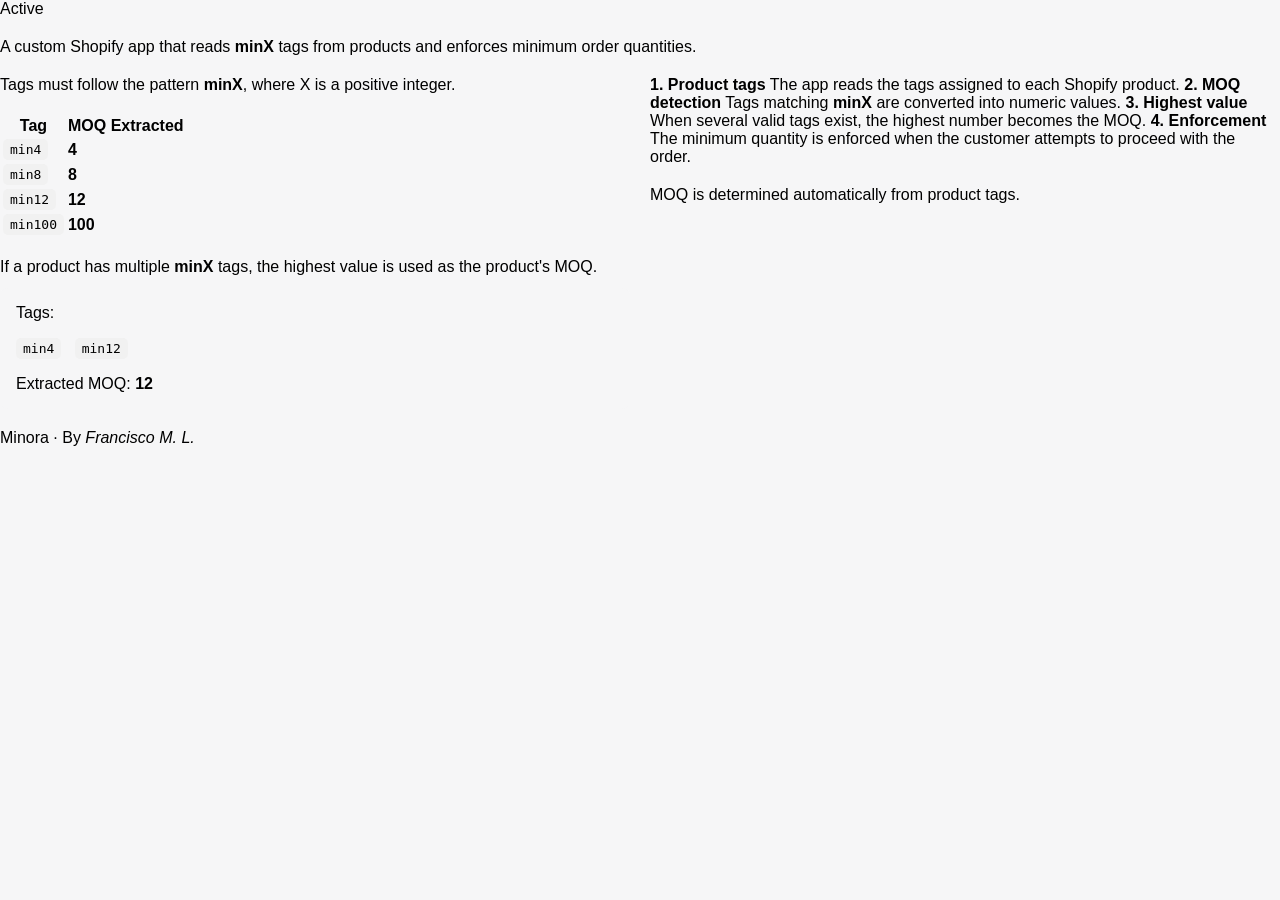
<file: minora/index.html>
<!doctype html>
<html lang="en">
  <head>
    <meta charset="UTF-8" />
    <meta name="viewport" content="width=device-width, initial-scale=1.0" />
    <script src="https://cdn.shopify.com/shopifycloud/polaris.js"></script>
    <title>Minora</title>

    <style>
        html,
        body {
            margin: 0;
            padding: 0;
            background: #f6f6f7;
        }
        body {
            min-height: 100vh;
            font-family:
            -apple-system, BlinkMacSystemFont, "Segoe UI", Roboto, Helvetica,
            Arial, sans-serif;
        }
        .section {
            margin-top: 20px;
        }
        .content-grid {
            display: grid;
            grid-template-columns: minmax(0, 2fr) minmax(280px, 2fr);
            gap: 20px;
            align-items: start;
        }
        .tag-code {
            display: inline-block;
            padding: 3px 7px;
            border-radius: 5px;
            background: #f1f1f1;
            font-family: monospace;
            font-size: 13px;
        }
        .example-box {
            padding: 16px;
            background: #f6f6f7;
            border-radius: 8px;
            margin-top: 12px;
        }
        .moq-value {
            font-weight: 600;
            font-size: 16px;
        }
        a {
          text-decoration: none;
          color: black;
          font-style: italic;
        }
        @media (max-width: 768px) {
            .content-grid {
                grid-template-columns: 1fr;
            }
        }
    </style>
  </head>

  <body>
    <s-page heading="Minora">
      <s-badge tone="success"> Active </s-badge>
      <div class="section">
        <s-section heading="Minimum Order Quantity">
          <s-paragraph>
            A custom Shopify app that reads
            <strong>minX</strong>
            tags from products and enforces minimum order quantities.
          </s-paragraph>
        </s-section>
      </div>

      <div class="section">
        <div class="content-grid">
          <div>
            <s-section heading="Tag Format">
              <s-paragraph>
                Tags must follow the pattern
                <strong>minX</strong>, where X is a positive integer.
              </s-paragraph>

              <div class="section">
                <s-table>
                  <table>
                    <thead>
                      <tr>
                        <th>Tag</th>
                        <th>MOQ Extracted</th>
                      </tr>
                    </thead>
                    <tbody>
                      <tr>
                        <td>
                          <span class="tag-code">min4</span>
                        </td>

                        <td>
                          <span class="moq-value">4</span>
                        </td>
                      </tr>
                      <tr>
                        <td>
                          <span class="tag-code">min8</span>
                        </td>
                        <td>
                          <span class="moq-value">8</span>
                        </td>
                      </tr>
                      <tr>
                        <td>
                          <span class="tag-code">min12</span>
                        </td>
                        <td>
                          <span class="moq-value">12</span>
                        </td>
                      </tr>
                      <tr>
                        <td>
                          <span class="tag-code">min100</span>
                        </td>
                        <td>
                          <span class="moq-value">100</span>
                        </td>
                      </tr>
                    </tbody>
                  </table>
                </s-table>
              </div>
            </s-section>

            <div class="section">
              <s-section heading="Multiple minX tags">
                <s-paragraph>
                  If a product has multiple
                  <strong>minX</strong>
                  tags, the highest value is used as the product's MOQ.
                </s-paragraph>
                <div class="example-box">
                  <s-paragraph> Tags: </s-paragraph>
                  <p>
                    <span class="tag-code">min4</span>
                    &nbsp;
                    <span class="tag-code">min12</span>
                  </p>
                  <s-paragraph>
                    Extracted MOQ:
                    <strong>12</strong>
                  </s-paragraph>
                </div>
              </s-section>
            </div>
          </div>
          
          <div>
            <s-section heading="How it works">
              <s-stack direction="block" gap="base">
                <s-box>
                  <s-text>
                    <strong>1. Product tags</strong>
                  </s-text>
                  <s-paragraph>
                    The app reads the tags assigned to each Shopify product.
                  </s-paragraph>
                </s-box>
                <s-box>
                  <s-text>
                    <strong>2. MOQ detection</strong>
                  </s-text>
                  <s-paragraph>
                    Tags matching
                    <strong>minX</strong>
                    are converted into numeric values.
                  </s-paragraph>
                </s-box>
                <s-box>
                  <s-text>
                    <strong>3. Highest value</strong>
                  </s-text>
                  <s-paragraph>
                    When several valid tags exist, the highest number becomes
                    the MOQ.
                  </s-paragraph>
                </s-box>
                <s-box>
                  <s-text>
                    <strong>4. Enforcement</strong>
                  </s-text>
                  <s-paragraph>
                    The minimum quantity is enforced when the customer attempts
                    to proceed with the order.
                  </s-paragraph>
                </s-box>
              </s-stack>
            </s-section>

            <div class="section">
              <s-banner tone="info">
                <s-text>
                  MOQ is determined automatically from product tags.
                </s-text>
              </s-banner>
            </div>
          </div>
        </div>
      </div>

      <div class="section">
        <s-text tone="subdued"> Minora · By <a href="mailto:fco.jmoral@gmail.com" target="_blank">Francisco M. L.</a> </s-text>
      </div>
    </s-page>
  </body>
</html>
</file>
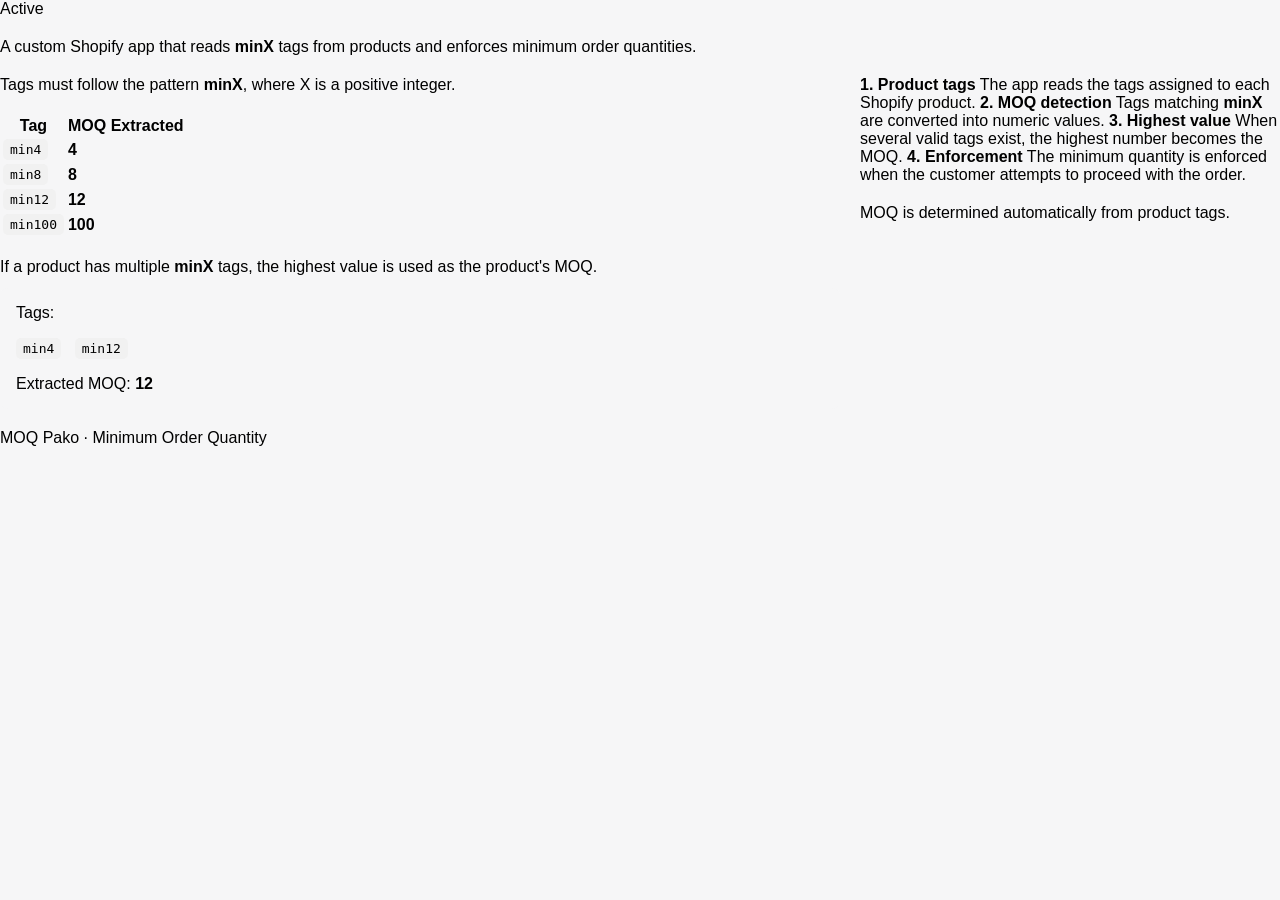
<file: moq-pako/index.html>
<!doctype html>
<html lang="en">
  <head>
    <meta charset="UTF-8" />
    <meta name="viewport" content="width=device-width, initial-scale=1.0" />
    <script src="https://cdn.shopify.com/shopifycloud/polaris.js"></script>
    <title>MOQ Pako</title>

    <style>
        html,
        body {
            margin: 0;
            padding: 0;
            background: #f6f6f7;
        }
        body {
            min-height: 100vh;
            font-family:
            -apple-system, BlinkMacSystemFont, "Segoe UI", Roboto, Helvetica,
            Arial, sans-serif;
        }
        .section {
            margin-top: 20px;
        }
        .content-grid {
            display: grid;
            grid-template-columns: minmax(0, 2fr) minmax(280px, 1fr);
            gap: 20px;
            align-items: start;
        }
        .tag-code {
            display: inline-block;
            padding: 3px 7px;
            border-radius: 5px;
            background: #f1f1f1;
            font-family: monospace;
            font-size: 13px;
        }
        .example-box {
            padding: 16px;
            background: #f6f6f7;
            border-radius: 8px;
            margin-top: 12px;
        }
        .moq-value {
            font-weight: 600;
            font-size: 16px;
        }
        @media (max-width: 768px) {
            .content-grid {
                grid-template-columns: 1fr;
            }
        }
    </style>
  </head>

  <body>
    <s-page heading="MOQ Pako">
      <s-badge tone="success"> Active </s-badge>
      <div class="section">
        <s-section heading="Minimum Order Quantity">
          <s-paragraph>
            A custom Shopify app that reads
            <strong>minX</strong>
            tags from products and enforces minimum order quantities.
          </s-paragraph>
        </s-section>
      </div>

      <div class="section">
        <div class="content-grid">
          <div>
            <s-section heading="Tag Format">
              <s-paragraph>
                Tags must follow the pattern
                <strong>minX</strong>, where X is a positive integer.
              </s-paragraph>

              <div class="section">
                <s-table>
                  <table>
                    <thead>
                      <tr>
                        <th>Tag</th>
                        <th>MOQ Extracted</th>
                      </tr>
                    </thead>
                    <tbody>
                      <tr>
                        <td>
                          <span class="tag-code">min4</span>
                        </td>

                        <td>
                          <span class="moq-value">4</span>
                        </td>
                      </tr>
                      <tr>
                        <td>
                          <span class="tag-code">min8</span>
                        </td>
                        <td>
                          <span class="moq-value">8</span>
                        </td>
                      </tr>
                      <tr>
                        <td>
                          <span class="tag-code">min12</span>
                        </td>
                        <td>
                          <span class="moq-value">12</span>
                        </td>
                      </tr>
                      <tr>
                        <td>
                          <span class="tag-code">min100</span>
                        </td>
                        <td>
                          <span class="moq-value">100</span>
                        </td>
                      </tr>
                    </tbody>
                  </table>
                </s-table>
              </div>
            </s-section>

            <div class="section">
              <s-section heading="Multiple minX tags">
                <s-paragraph>
                  If a product has multiple
                  <strong>minX</strong>
                  tags, the highest value is used as the product's MOQ.
                </s-paragraph>
                <div class="example-box">
                  <s-paragraph> Tags: </s-paragraph>
                  <p>
                    <span class="tag-code">min4</span>
                    &nbsp;
                    <span class="tag-code">min12</span>
                  </p>
                  <s-paragraph>
                    Extracted MOQ:
                    <strong>12</strong>
                  </s-paragraph>
                </div>
              </s-section>
            </div>
          </div>
          
          <div>
            <s-section heading="How it works">
              <s-stack direction="block" gap="base">
                <s-box>
                  <s-text>
                    <strong>1. Product tags</strong>
                  </s-text>
                  <s-paragraph>
                    The app reads the tags assigned to each Shopify product.
                  </s-paragraph>
                </s-box>
                <s-box>
                  <s-text>
                    <strong>2. MOQ detection</strong>
                  </s-text>
                  <s-paragraph>
                    Tags matching
                    <strong>minX</strong>
                    are converted into numeric values.
                  </s-paragraph>
                </s-box>
                <s-box>
                  <s-text>
                    <strong>3. Highest value</strong>
                  </s-text>
                  <s-paragraph>
                    When several valid tags exist, the highest number becomes
                    the MOQ.
                  </s-paragraph>
                </s-box>
                <s-box>
                  <s-text>
                    <strong>4. Enforcement</strong>
                  </s-text>
                  <s-paragraph>
                    The minimum quantity is enforced when the customer attempts
                    to proceed with the order.
                  </s-paragraph>
                </s-box>
              </s-stack>
            </s-section>

            <div class="section">
              <s-banner tone="info">
                <s-text>
                  MOQ is determined automatically from product tags.
                </s-text>
              </s-banner>
            </div>
          </div>
        </div>
      </div>

      <div class="section">
        <s-text tone="subdued"> MOQ Pako · Minimum Order Quantity </s-text>
      </div>
    </s-page>
  </body>
</html>
</file>
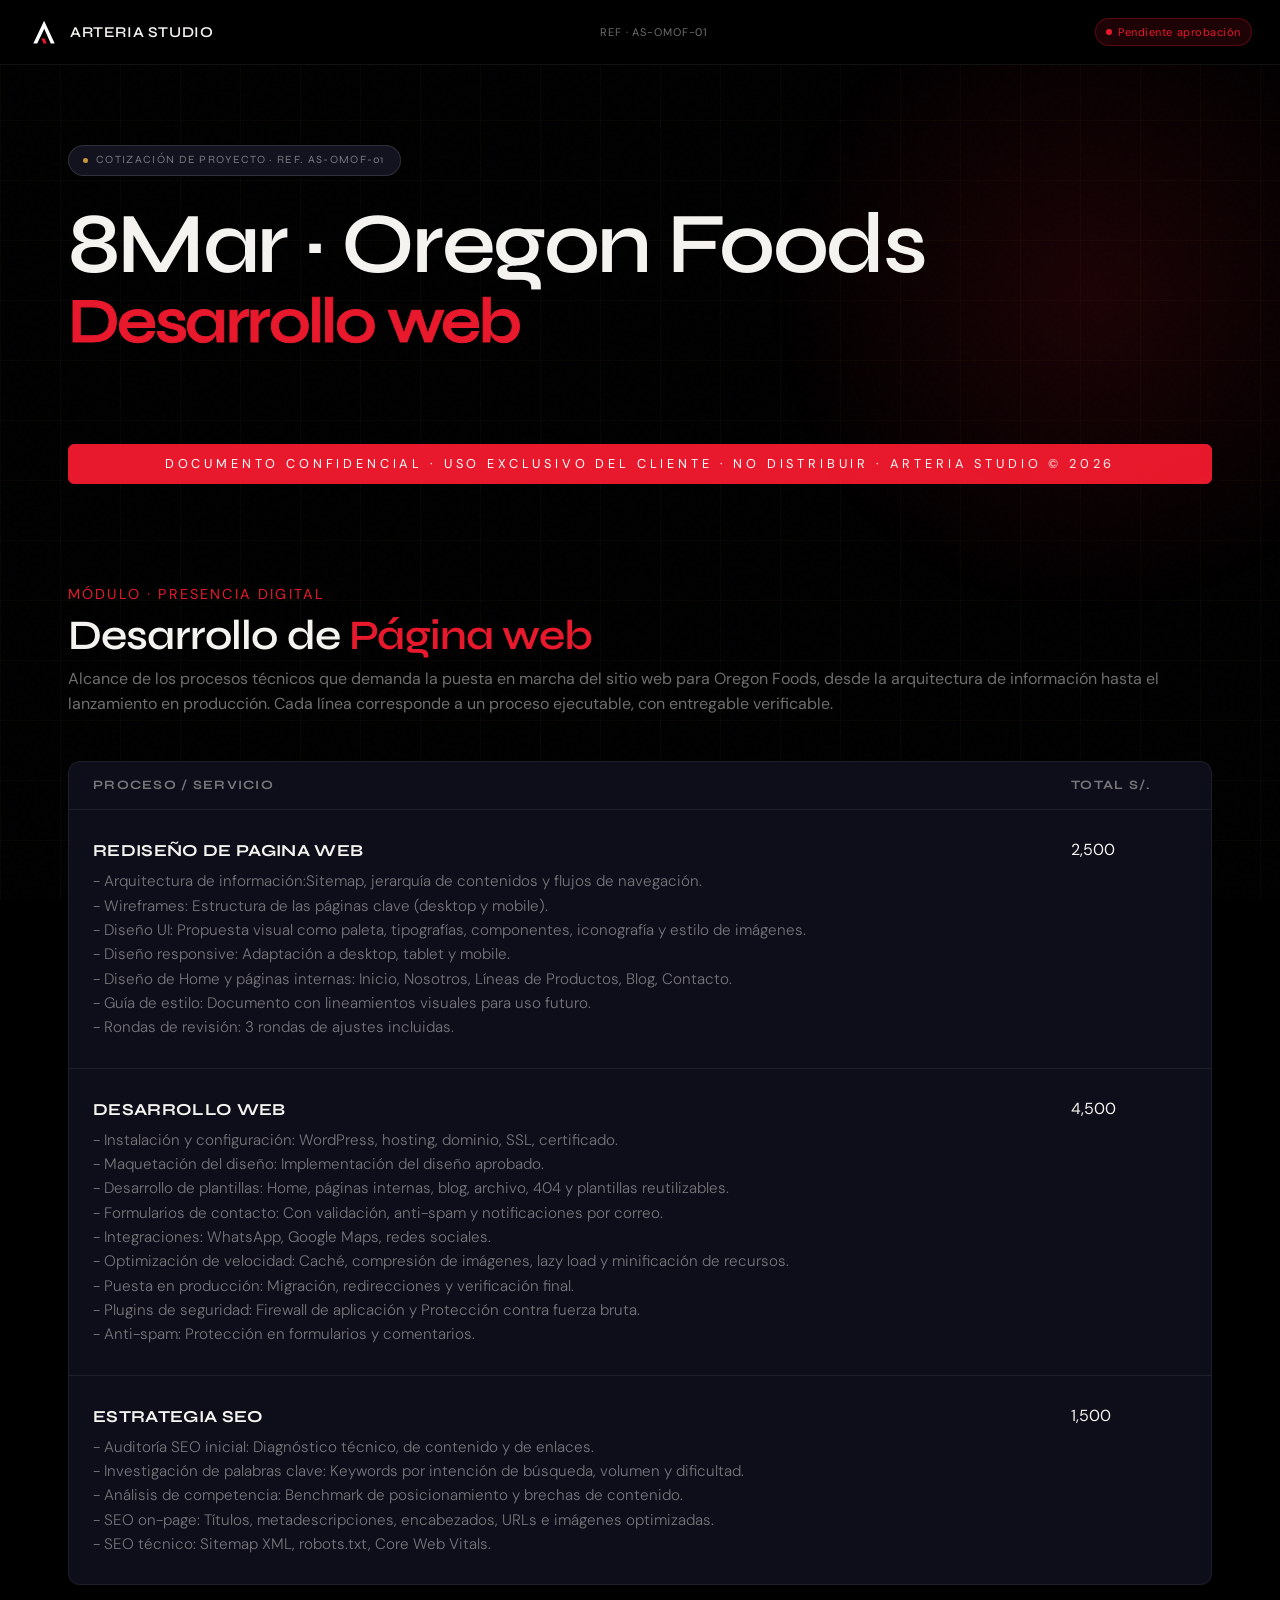
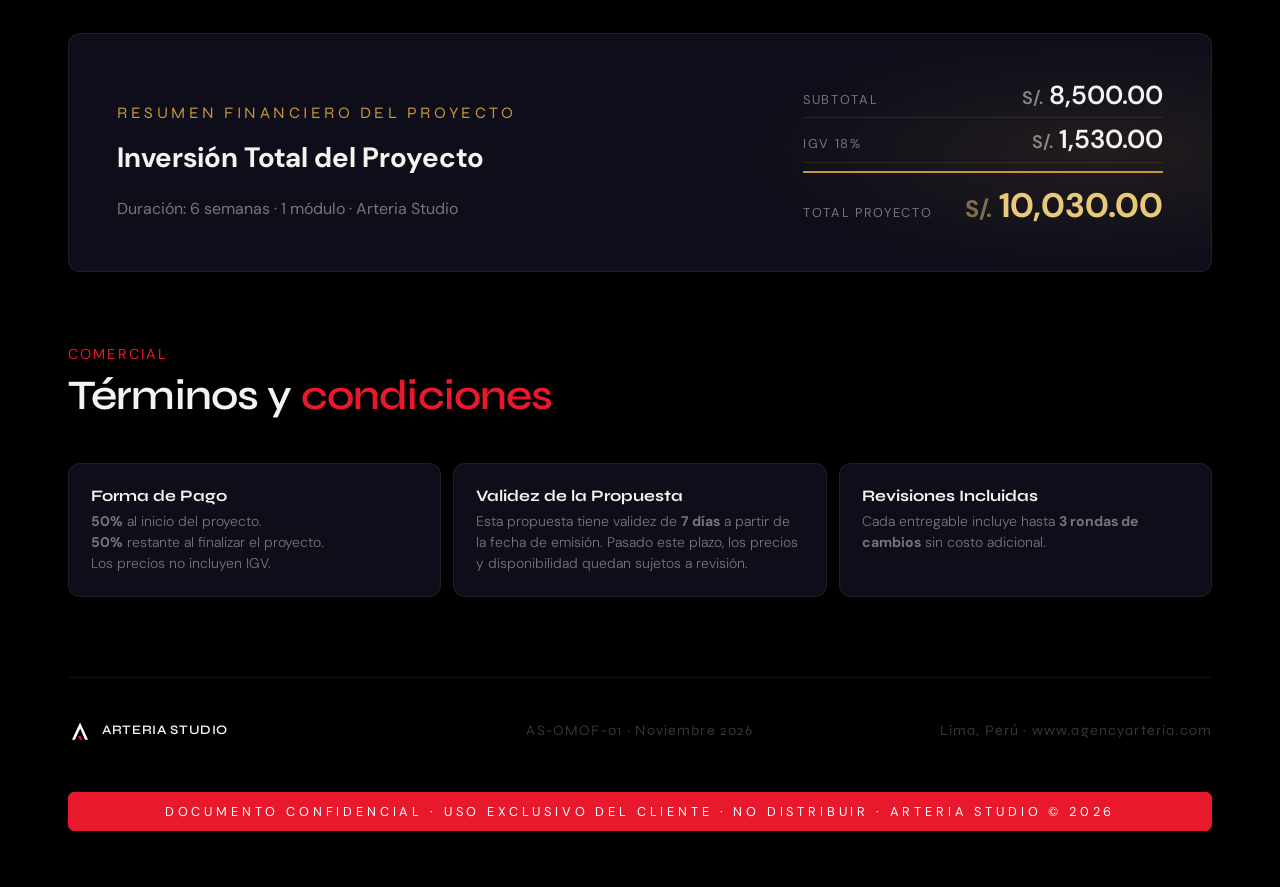
<file: quote/8mar-oregon-food/index.html>
<!DOCTYPE html>
<html lang="es">
<head>
	<meta charset="UTF-8">
	<meta name="viewport" content="width=device-width, initial-scale=1.0">
	<meta name="author" content="Arteria Studio">
	<title>Cotización de Proyecto · Arteria Studio · 8Mar · Oregon Foods</title>
	<link rel="shortcut icon" href="https://agencyarteria.com/favicon.ico" type="image/x-icon">
	<link rel="preconnect" href="https://fonts.googleapis.com" />
	<link rel="preconnect" href="https://fonts.gstatic.com" crossorigin />
	<link href="https://fonts.googleapis.com/css2?family=Syne:wght@400;600;700;800&family=DM+Mono:wght@300;400;500&family=DM+Sans:ital,wght@0,300;0,400;0,500;1,300&display=swap" rel="stylesheet" />
	<!--link rel="stylesheet" href="http://cdn.jsdelivr.net/gh/FranciscoML/arteria@main/quote/app/styles.min.css" /-->
	<link rel="stylesheet" href="../app/styles.css" />
</head>
<body>
	
	<nav class="topbar">
		<div class="topbar-brand">
			<img class="brand-mark" src="../app/brand.svg" alt="Arteria Studio" data-fallback-src="../app/brand-01.png" width="32" height="32">
			<span class="brand-name">Arteria Studio</span>
		</div>
		<span class="topbar-ref">REF · AS-OMOF-01</span>
		<div class="topbar-badge">
			<div class="status-dot"></div>
			Pendiente aprobación
		</div>
	</nav>

	<div class="page">
		<div class="hero-glow"></div>

		<header class="hero">
			<div class="hero-eyebrow">Cotización de Proyecto · Ref. AS-OMOF-01</div>

			<h1 class="hero-title">
				<span class="project-name">8Mar · Oregon Foods</span>
				<span class="service-name">Desarrollo web</span>
			</h1>
		</header>

		<div class="confidential-strip">Documento confidencial · Uso exclusivo del cliente · No distribuir · Arteria Studio © 2026</div>

		<!-- ═══════════════════════════════════════════ -->
		<!-- PRESENCIA DIGITAL · PRESUPUESTO -->
		<!-- ═══════════════════════════════════════════ -->
		<section class="section fade-in" style="animation-delay:.35s">
			<div class="section-label">Módulo · Presencia Digital</div>
			<h2 class="section-title">Desarrollo de <span>Página web</span></h2>
			<p class="section-desc">
				Alcance de los procesos técnicos que demanda la puesta en marcha del sitio web para Oregon Foods, desde la arquitectura de información hasta el lanzamiento en producción. Cada línea corresponde a un proceso ejecutable, con entregable verificable.
			</p>

			<div class="table-wrap" style="margin-top:44px; overflow-x:auto;">
				<table class="budget-table">
					<thead>
						<tr>
							<th class="col-1">Proceso / Servicio</th>
							<th class="col-2">Total S/.</th>
						</tr>
					</thead>
					<tbody>						
						<tr>
							<td>
								<div class="table-title">Rediseño de pagina web</div>
								<div class="table-desc">
                                    - Arquitectura de información:Sitemap, jerarquía de contenidos y flujos de navegación. <br>
                                    - Wireframes: Estructura de las páginas clave (desktop y mobile). <br>
                                    - Diseño UI: Propuesta visual como paleta, tipografías, componentes, iconografía y estilo de imágenes. <br>
                                    - Diseño responsive: Adaptación a desktop, tablet y mobile. <br>
                                    - Diseño de Home y páginas internas: Inicio, Nosotros, Líneas de Productos, Blog, Contacto. <br>
                                    - Guía de estilo: Documento con lineamientos visuales para uso futuro. <br>
                                    - Rondas de revisión: 3 rondas de ajustes incluidas.
							</td>
                            <td>2,500</td>
						</tr>
						<tr>
							<td>
								<div class="table-title">Desarrollo web</div>
								<div class="table-desc">
                                    - Instalación y configuración: WordPress, hosting, dominio, SSL, certificado. <br>
                                    - Maquetación del diseño: Implementación del diseño aprobado. <br>
                                    - Desarrollo de plantillas: Home, páginas internas, blog, archivo, 404 y plantillas reutilizables. <br>
                                    - Formularios de contacto: Con validación, anti-spam y notificaciones por correo. <br>
                                    - Integraciones: WhatsApp, Google Maps, redes sociales. <br>
                                    - Optimización de velocidad: Caché, compresión de imágenes, lazy load y minificación de recursos. <br>
                                    - Puesta en producción: Migración, redirecciones y verificación final. <br>
                                    - Plugins de seguridad: Firewall de aplicación y Protección contra fuerza bruta. <br>
                                    - Anti-spam: Protección en formularios y comentarios.
                                </div>
							</td>
                            <td>4,500</td>
						</tr>
						<tr>
							<td>
								<div class="table-title">Estrategia SEO</div>
								<div class="table-desc">
                                    - Auditoría SEO inicial: Diagnóstico técnico, de contenido y de enlaces. <br>
                                    - Investigación de palabras clave: Keywords por intención de búsqueda, volumen y dificultad. <br>
                                    - Análisis de competencia: Benchmark de posicionamiento y brechas de contenido. <br>
                                    - SEO on-page: Títulos, metadescripciones, encabezados, URLs e imágenes optimizadas. <br>
                                    - SEO técnico: Sitemap XML, robots.txt, Core Web Vitals.
                                </div>
							</td>
                            <td>1,500</td>
						</tr>
					</tbody>
				</table>
			</div>
		</section>

		<!-- ═══════════════════════════════════════════ -->
		<!-- GRAND TOTAL -->
		<!-- ═══════════════════════════════════════════ -->
		<div class="grand-total-block">
			<div class="grand-total-inner">
				<div>
					<div class="grand-total-label">Resumen financiero del proyecto</div>
					<div class="grand-total-title">Inversión Total del Proyecto</div>
					<div class="grand-total-note" style="margin-top: 16px;">Duración: 6 semanas · 1 módulo · Arteria Studio</div>
				</div>
				<div class="grand-total-amounts">
					<div class="amount-row">
						<span class="amount-label">Subtotal</span>
						<span class="amount-value"><small>S/.</small> 8,500.00</span>
					</div>
					<div class="amount-row">
						<span class="amount-label">IGV 18%</span>
						<span class="amount-value"><small>S/.</small> 1,530.00</span>
					</div>
					<div class="amount-row" style="border-top: 2px solid var(--gold); padding-top:16px; margin-top:8px;">
						<span class="amount-label">TOTAL PROYECTO</span>
						<span class="amount-value highlight"><small>S/.</small> 10,030.00</span>
					</div>
				</div>
			</div>
		</div>

		<section class="section fade-in" style="animation-delay:.35s">
			<div class="section-label">Comercial</div>
			<h2 class="section-title">Términos y <span>condiciones</span></h2>

			<div class="deliverables-grid">
				<div class="deliverable-card">
					<div>
						<div class="deliverable-name">Forma de Pago</div>
						<div class="deliverable-detail">
							<strong>50%</strong> al inicio del proyecto.<br>
							<strong>50%</strong> restante al finalizar el proyecto.<br>
							Los precios no incluyen IGV.
						</div>
					</div>
				</div>
				<div class="deliverable-card">
					<div>
						<div class="deliverable-name">Validez de la Propuesta</div>
						<div class="deliverable-detail">Esta propuesta tiene validez de <strong>7 días</strong> a partir de la fecha de emisión. Pasado este plazo, los precios y disponibilidad quedan sujetos a revisión.</div>
					</div>
				</div>
				<div class="deliverable-card">
					<div>
						<div class="deliverable-name">Revisiones Incluidas</div>
						<div class="deliverable-detail">Cada entregable incluye hasta <strong>3 rondas de cambios</strong> sin costo adicional.</div>
					</div>
				</div>
			</div>
		</section>

		<!-- ── FOOTER ── -->
		<footer class="footer fade-in" style="animation-delay:.55s">
			<div class="footer-brand">
				<img class="footer-brand-mark" src="../app/brand.svg" alt="Arteria Studio" data-fallback-src="../app/brand-01.png" width="24" height="24">
				<span class="footer-brand-name">Arteria Studio</span>
			</div>
			<div class="footer-center">
				AS-OMOF-01 · Noviembre 2026
			</div>
			<div class="footer-right">
				Lima, Perú · <a href="https://www.agencyarteria.com" target="_blank">www.agencyarteria.com</a>
			</div>
			<div class="confidential-strip">
				Documento confidencial · Uso exclusivo del cliente · No distribuir · Arteria Studio © 2026
			</div>
		</footer>
	</div>
<script src="../app/scripts.js"></script>
</body>
</html>
</file>
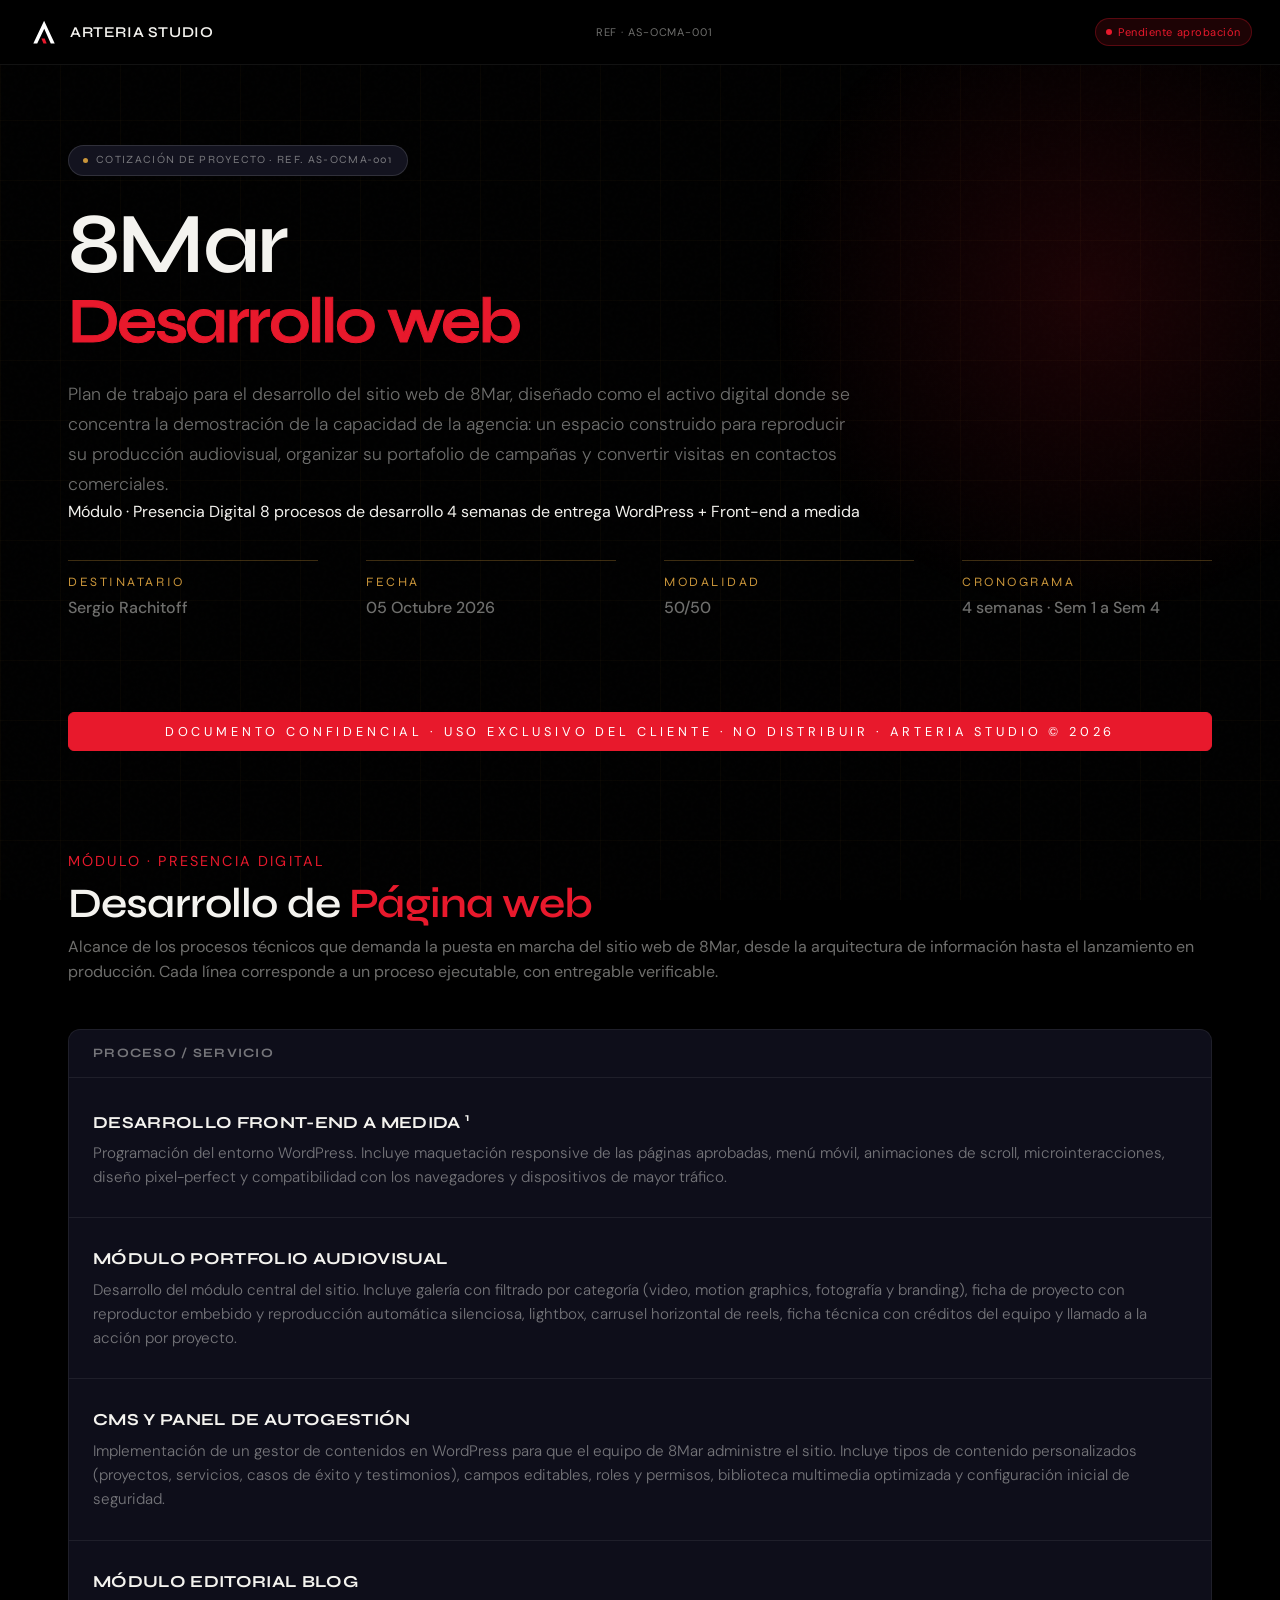
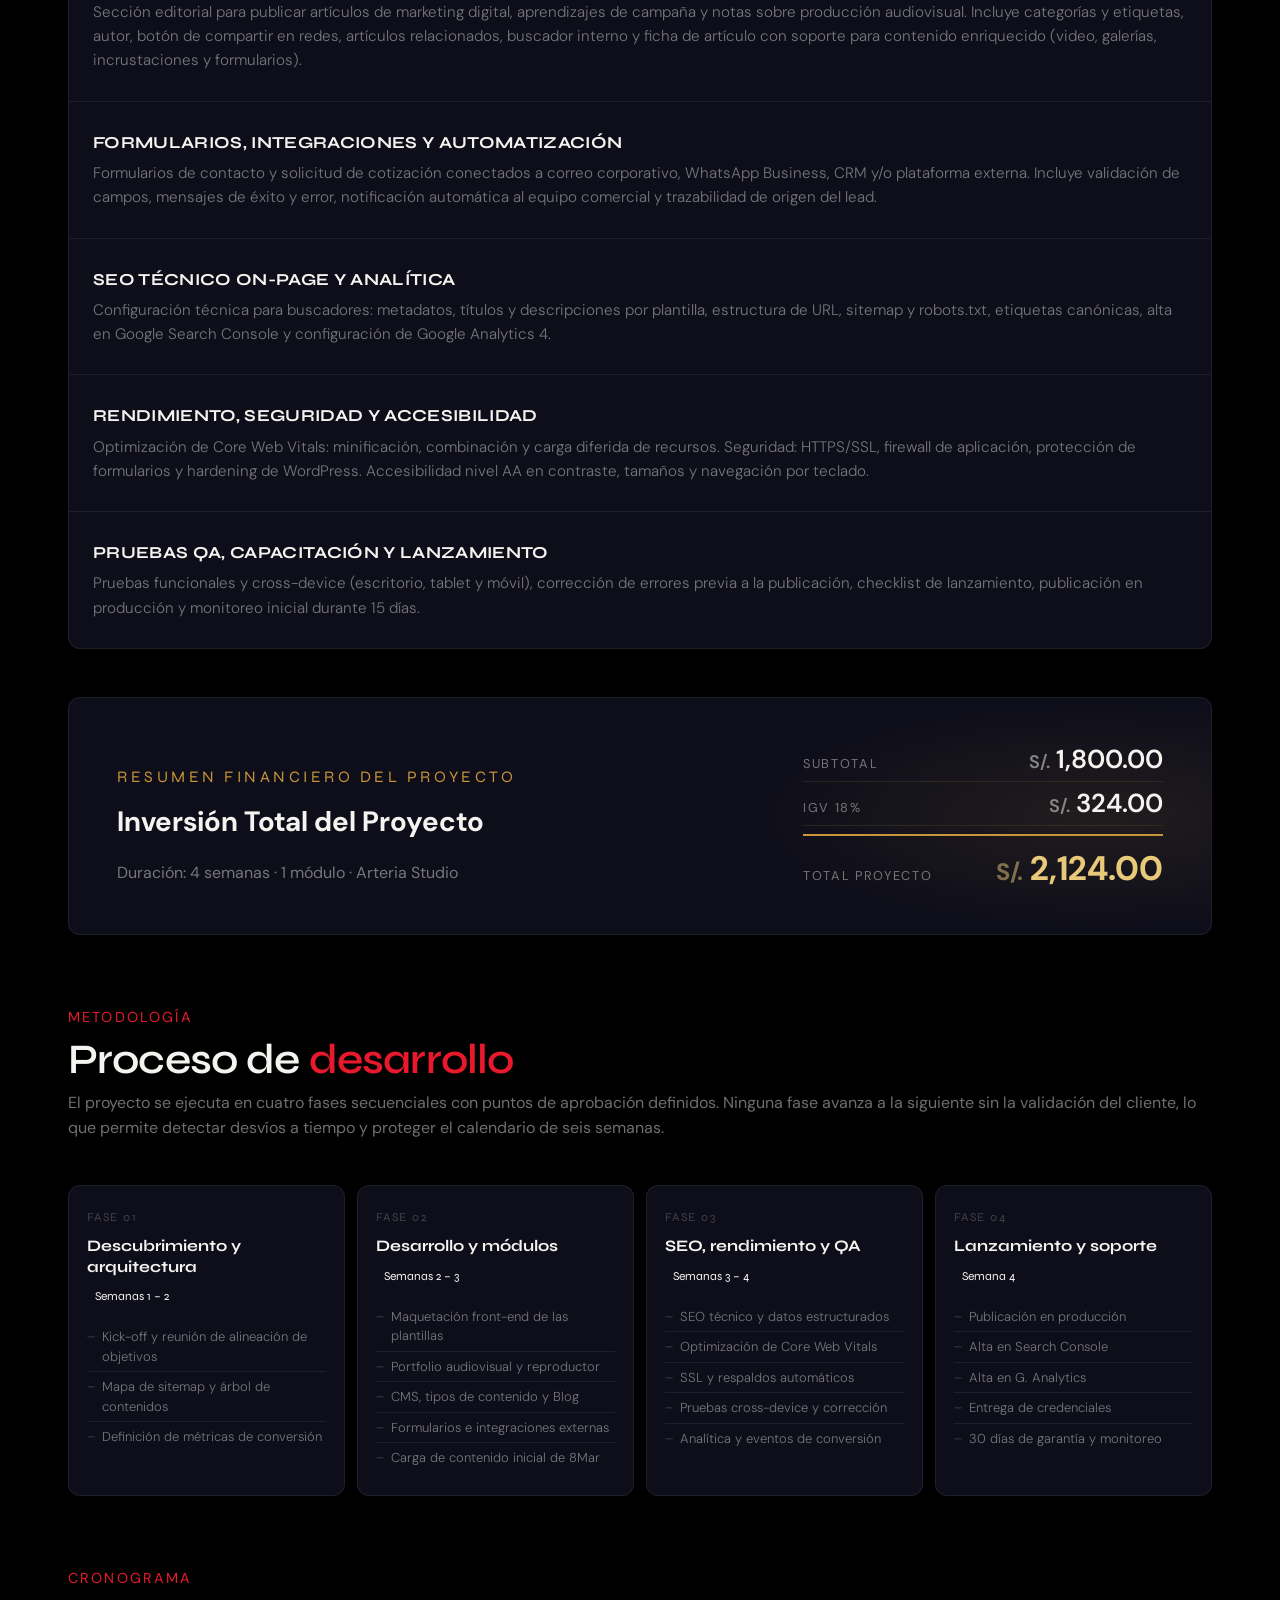
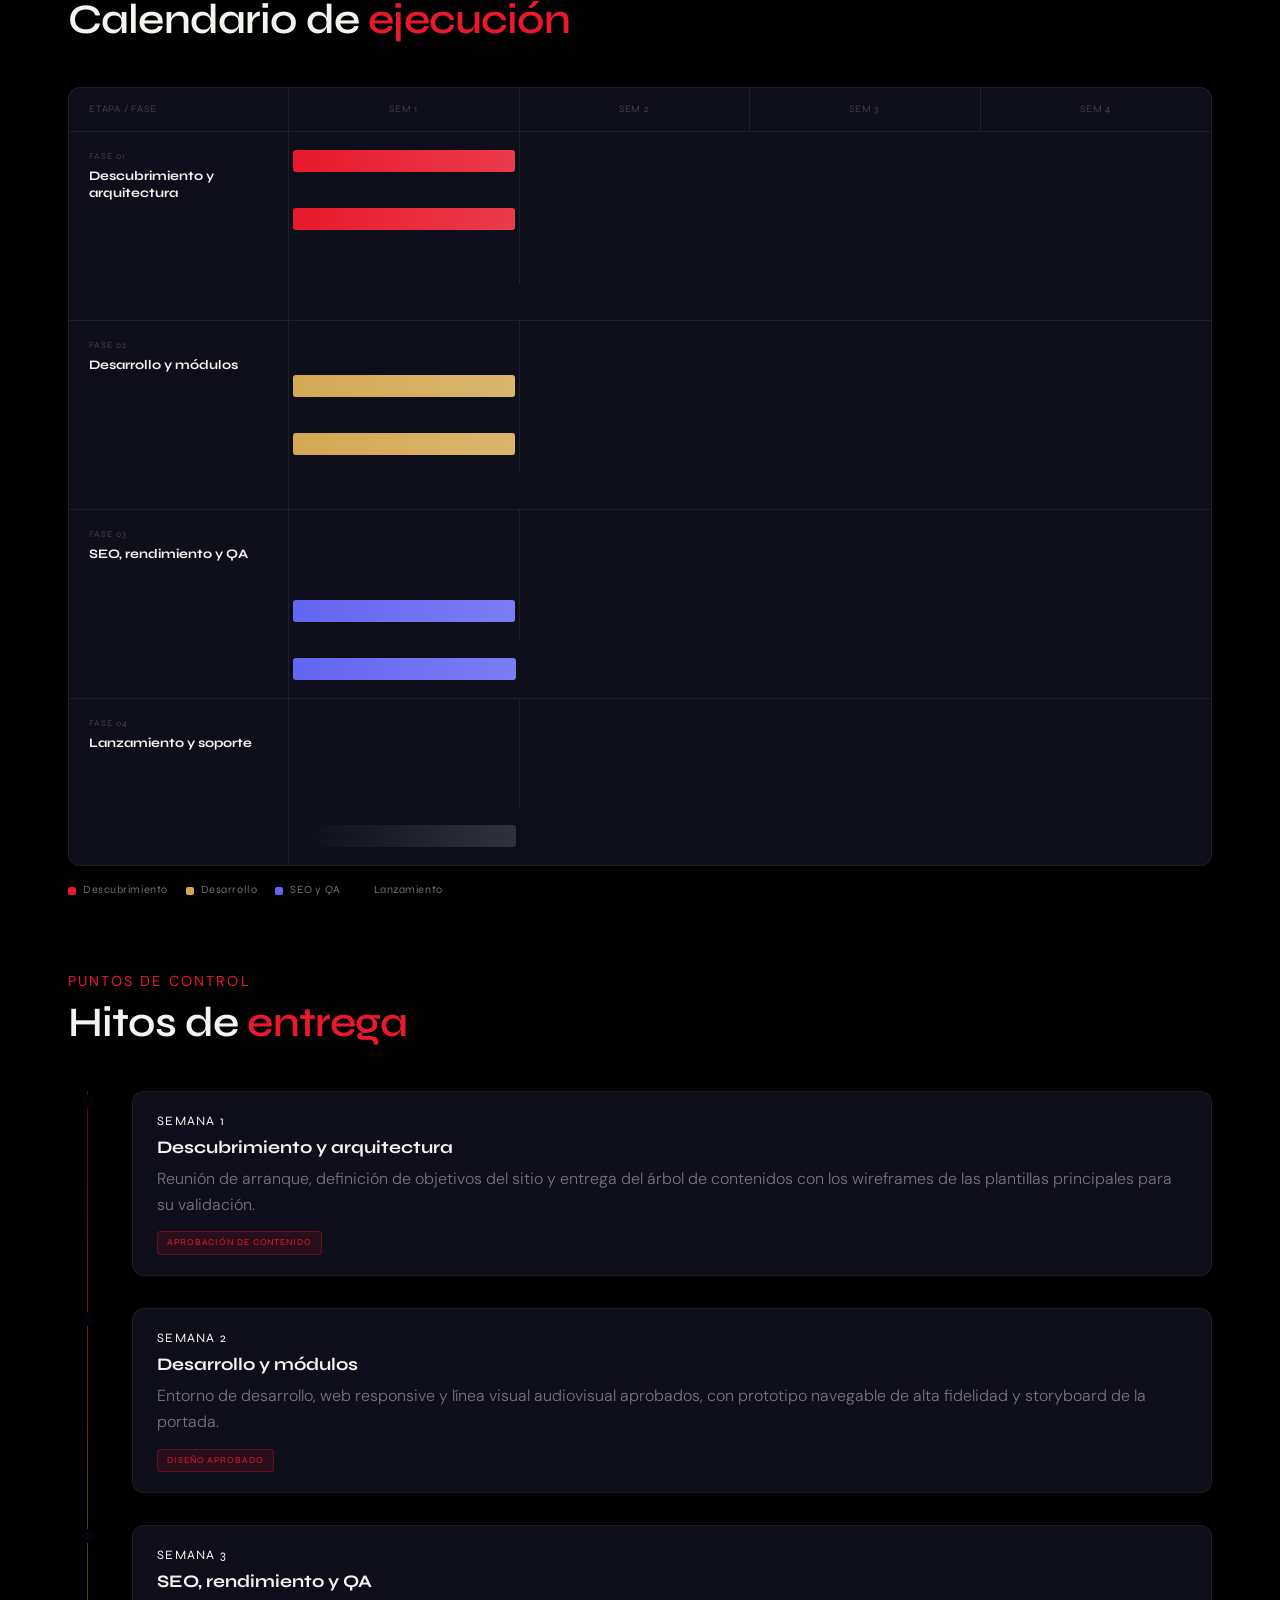
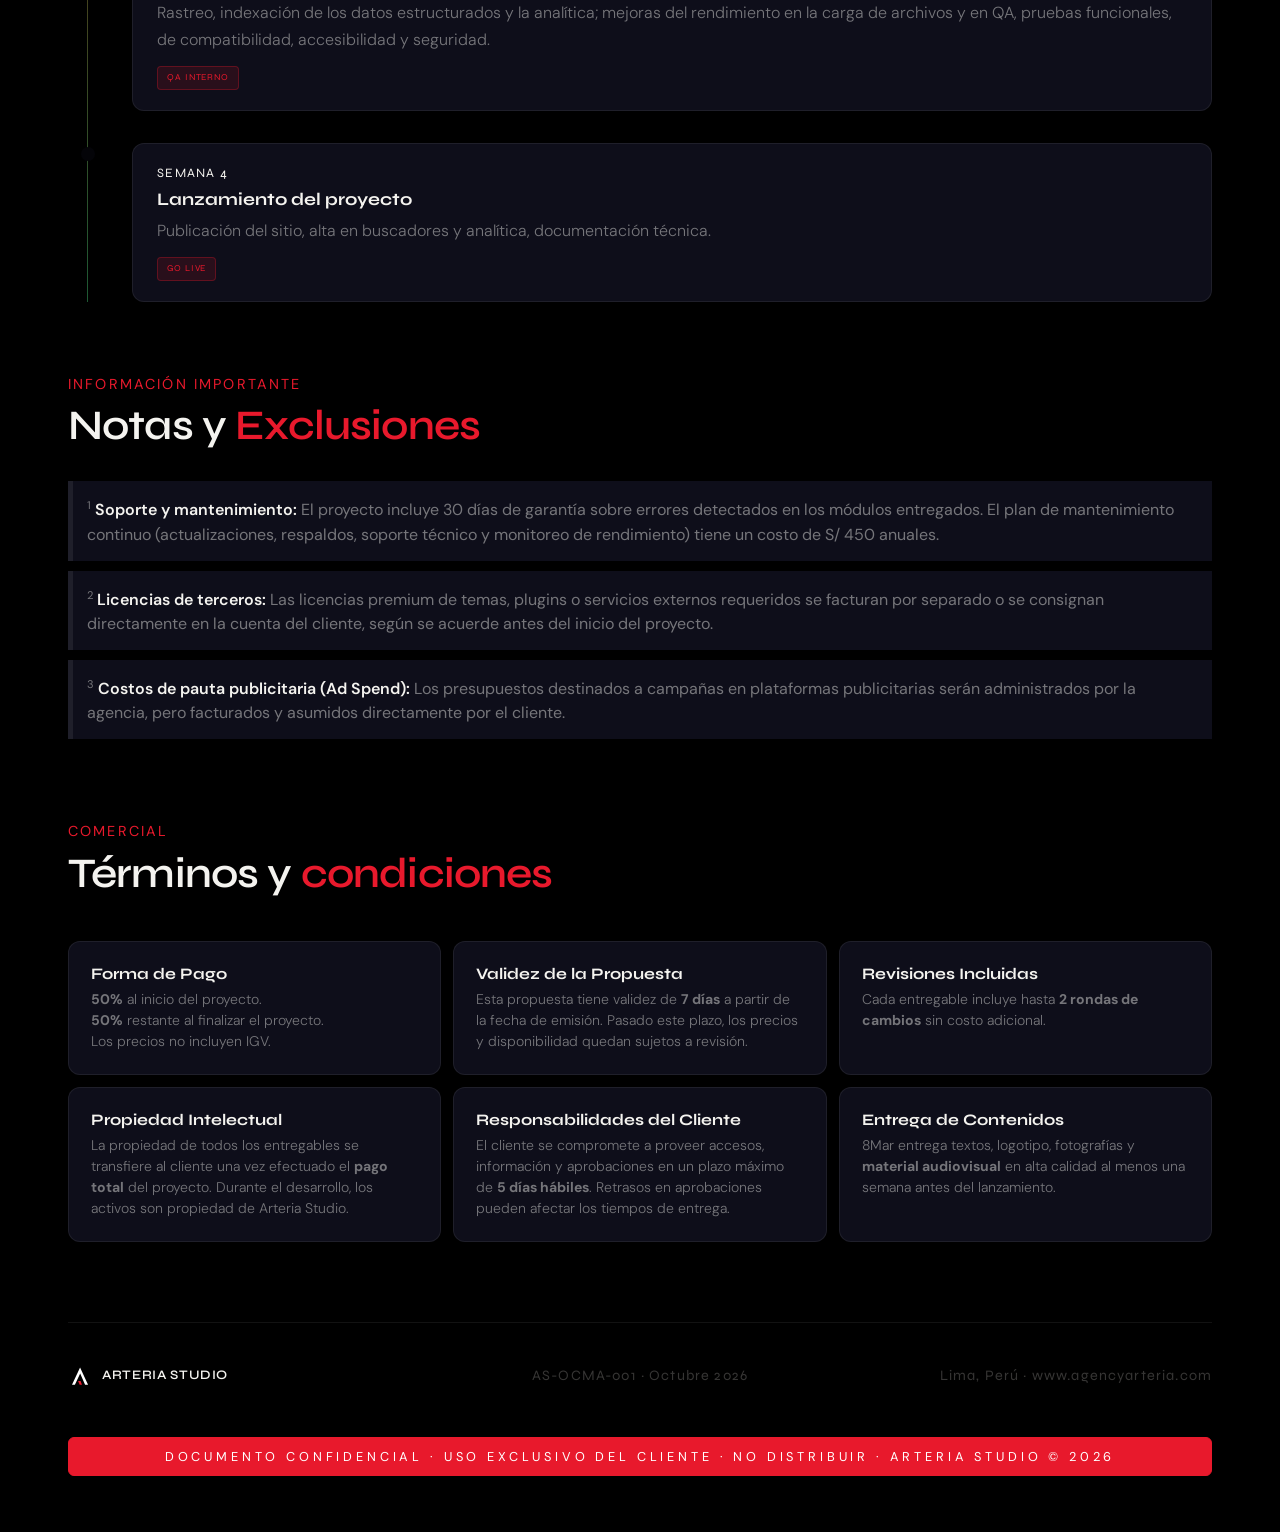
<file: quote/8mar/index.html>
<!DOCTYPE html>
<html lang="es">
<head>
	<meta charset="UTF-8">
	<meta name="viewport" content="width=device-width, initial-scale=1.0">
	<meta name="author" content="Arteria Studio">
	<title>Cotización de Proyecto · Arteria Studio · 8Mar</title>
	<link rel="shortcut icon" href="https://agencyarteria.com/favicon.ico" type="image/x-icon">
	<link rel="preconnect" href="https://fonts.googleapis.com" />
	<link rel="preconnect" href="https://fonts.gstatic.com" crossorigin />
	<link href="https://fonts.googleapis.com/css2?family=Syne:wght@400;600;700;800&family=DM+Mono:wght@300;400;500&family=DM+Sans:ital,wght@0,300;0,400;0,500;1,300&display=swap" rel="stylesheet" />
	<!--link rel="stylesheet" href="http://cdn.jsdelivr.net/gh/FranciscoML/arteria@main/quote/app/styles.min.css" /-->
	<link rel="stylesheet" href="../app/styles.css" />
</head>
<body>
	
	<!-- ── TOP NAV ── -->
	<nav class="topbar">
		<div class="topbar-brand">
			<img class="brand-mark" src="../app/brand.svg" alt="Arteria Studio" data-fallback-src="../app/brand-01.png" width="32" height="32">
			<span class="brand-name">Arteria Studio</span>
		</div>
		<span class="topbar-ref">REF · AS-OCMA-001</span>
		<div class="topbar-badge">
			<div class="status-dot"></div>
			Pendiente aprobación
		</div>
	</nav>

	<!-- MAIN CONTENT -->
	<div class="page">
		<div class="hero-glow"></div>

		<!-- ── 01 HERO ── -->
		<header class="hero">

			<div class="hero-eyebrow">Cotización de Proyecto · Ref. AS-OCMA-001</div>

			<h1 class="hero-title">
				<span class="project-name">8Mar</span>
				<span class="service-name">Desarrollo web</span>
			</h1>

			<p class="hero-sub">
				Plan de trabajo para el desarrollo del sitio web de 8Mar, diseñado como el activo digital donde se concentra la demostración de la capacidad de la agencia: un espacio construido para reproducir su producción audiovisual, organizar su portafolio de campañas y convertir visitas en contactos comerciales.
			</p>

			<div class="hero-pills">
				<span class="pill red">Módulo · Presencia Digital</span>
				<span class="pill gold">8 procesos de desarrollo</span>
				<span class="pill cyan">4 semanas de entrega</span>
				<span class="pill">WordPress + Front-end a medida</span>
			</div>

			<div class="hero-meta">
				<div class="hero-meta-item">
					<div class="hero-meta-label">Destinatario</div>
					<div class="hero-meta-value">Sergio Rachitoff</div>
				</div>
				<div class="hero-meta-item">
					<div class="hero-meta-label">Fecha</div>
					<div class="hero-meta-value">05 Octubre 2026</div>
				</div>
				<div class="hero-meta-item">
					<div class="hero-meta-label">Modalidad</div>
					<div class="hero-meta-value">50/50</div>
				</div>
				<div class="hero-meta-item">
					<div class="hero-meta-label">Cronograma</div>
					<div class="hero-meta-value">4 semanas · Sem 1 a Sem 4</div>
				</div>
			</div>
		</header>

		<div class="confidential-strip">Documento confidencial · Uso exclusivo del cliente · No distribuir · Arteria Studio © 2026</div>

		<!-- ═══════════════════════════════════════════ -->
		<!-- PRESENCIA DIGITAL · PRESUPUESTO -->
		<!-- ═══════════════════════════════════════════ -->
		<section class="section fade-in" style="animation-delay:.35s">
			<div class="section-label">Módulo · Presencia Digital</div>
			<h2 class="section-title">Desarrollo de <span>Página web</span></h2>
			<p class="section-desc">
				Alcance de los procesos técnicos que demanda la puesta en marcha del sitio web de 8Mar, desde la arquitectura de información hasta el lanzamiento en producción. Cada línea corresponde a un proceso ejecutable, con entregable verificable.
			</p>

			<div class="table-wrap" style="margin-top:44px; overflow-x:auto;">
				<table class="budget-table">
					<thead>
						<tr>
							<th class="col-1">Proceso / Servicio</th>
						</tr>
					</thead>
					<tbody>						
						<tr>
							<td>
								<div class="table-title">Desarrollo front-end a medida <sup><small>1</small></sup></div>
								<div class="table-desc">Programación del entorno WordPress. Incluye maquetación responsive de las páginas aprobadas, menú móvil, animaciones de scroll, microinteracciones, diseño pixel-perfect y compatibilidad con los navegadores y dispositivos de mayor tráfico.</div>
							</td>
						</tr>
						<tr>
							<td>
								<div class="table-title">Módulo Portfolio Audiovisual</div>
								<div class="table-desc">Desarrollo del módulo central del sitio. Incluye galería con filtrado por categoría (video, motion graphics, fotografía y branding), ficha de proyecto con reproductor embebido y reproducción automática silenciosa, lightbox, carrusel horizontal de reels, ficha técnica con créditos del equipo y llamado a la acción por proyecto.</div>
							</td>
						</tr>
						<tr>
							<td>
								<div class="table-title">CMS y panel de autogestión</div>
								<div class="table-desc">Implementación de un gestor de contenidos en WordPress para que el equipo de 8Mar administre el sitio. Incluye tipos de contenido personalizados (proyectos, servicios, casos de éxito y testimonios), campos editables, roles y permisos, biblioteca multimedia optimizada y configuración inicial de seguridad.</div>
							</td>
						</tr>
						<tr>
							<td>
								<div class="table-title">Módulo editorial Blog</div>
								<div class="table-desc">Sección editorial para publicar artículos de marketing digital, aprendizajes de campaña y notas sobre producción audiovisual. Incluye categorías y etiquetas, autor, botón de compartir en redes, artículos relacionados, buscador interno y ficha de artículo con soporte para contenido enriquecido (video, galerías, incrustaciones y formularios).</div>
							</td>
						</tr>
						<tr>
							<td>
								<div class="table-title">Formularios, integraciones y automatización</div>
								<div class="table-desc">Formularios de contacto y solicitud de cotización conectados a correo corporativo, WhatsApp Business, CRM y/o plataforma externa. Incluye validación de campos, mensajes de éxito y error, notificación automática al equipo comercial y trazabilidad de origen del lead.</div>
							</td>
						</tr>
						<tr>
							<td>
								<div class="table-title">SEO técnico on-page y analítica</div>
								<div class="table-desc">Configuración técnica para buscadores: metadatos, títulos y descripciones por plantilla, estructura de URL, sitemap y robots.txt, etiquetas canónicas, alta en Google Search Console y configuración de Google Analytics 4.</div>
							</td>
						</tr>
						<tr>
							<td>
								<div class="table-title">Rendimiento, seguridad y accesibilidad</div>
								<div class="table-desc">Optimización de Core Web Vitals: minificación, combinación y carga diferida de recursos. Seguridad: HTTPS/SSL, firewall de aplicación, protección de formularios y hardening de WordPress. Accesibilidad nivel AA en contraste, tamaños y navegación por teclado.</div>
							</td>
						</tr>
						<tr>
							<td>
								<div class="table-title">Pruebas QA, capacitación y lanzamiento</div>
								<div class="table-desc">Pruebas funcionales y cross-device (escritorio, tablet y móvil), corrección de errores previa a la publicación, checklist de lanzamiento, publicación en producción y monitoreo inicial durante 15 días.</div>
							</td>
						</tr>
					</tbody>
				</table>
			</div>
		</section>

		<!-- ═══════════════════════════════════════════ -->
		<!-- GRAND TOTAL -->
		<!-- ═══════════════════════════════════════════ -->
		<div class="grand-total-block">
			<div class="grand-total-inner">
				<div>
					<div class="grand-total-label">Resumen financiero del proyecto</div>
					<div class="grand-total-title">Inversión Total del Proyecto</div>
					<div class="grand-total-note" style="margin-top: 16px;">Duración: 4 semanas · 1 módulo · Arteria Studio</div>
				</div>
				<div class="grand-total-amounts">
					<div class="amount-row">
						<span class="amount-label">Subtotal</span>
						<span class="amount-value"><small>S/.</small> 1,800.00</span>
					</div>
					<div class="amount-row">
						<span class="amount-label">IGV 18%</span>
						<span class="amount-value"><small>S/.</small> 324.00</span>
					</div>
					<div class="amount-row" style="border-top: 2px solid var(--gold); padding-top:16px; margin-top:8px;">
						<span class="amount-label">TOTAL PROYECTO</span>
						<span class="amount-value highlight"><small>S/.</small> 2,124.00</span>
					</div>
				</div>
			</div>
		</div>

		<!-- ═══════════════════════════════════════════ -->
		<!-- PROCESO DE DESARROLLO -->
		<!-- ═══════════════════════════════════════════ -->
		<section class="section fade-in" style="animation-delay:.4s">
			<div class="section-label">Metodología</div>
			<h2 class="section-title">Proceso de <span>desarrollo</span></h2>
			<p class="section-desc">
				El proyecto se ejecuta en cuatro fases secuenciales con puntos de aprobación definidos. Ninguna fase avanza a la siguiente sin la validación del cliente, lo que permite detectar desvíos a tiempo y proteger el calendario de seis semanas.
			</p>

			<div class="phases-grid four-one">
				<div class="phase-card" style="--phase-color: var(--phase1);">
					<div class="phase-card-num">Fase 01</div>
					<div class="phase-card-title">Descubrimiento y arquitectura</div>
					<div class="phase-card-days">Semanas 1 – 2</div>
					<ul class="phase-tasks">
						<li>Kick-off y reunión de alineación de objetivos</li>
						<li>Mapa de sitemap y árbol de contenidos</li>
						<li>Definición de métricas de conversión</li>
					</ul>
				</div>
				<div class="phase-card" style="--phase-color: var(--phase2);">
					<div class="phase-card-num">Fase 02</div>
					<div class="phase-card-title">Desarrollo y módulos</div>
					<div class="phase-card-days">Semanas 2 – 3</div>
					<ul class="phase-tasks">
						<li>Maquetación front-end de las plantillas</li>
						<li>Portfolio audiovisual y reproductor</li>
						<li>CMS, tipos de contenido y Blog</li>
						<li>Formularios e integraciones externas</li>
						<li>Carga de contenido inicial de 8Mar</li>
					</ul>
				</div>
				<div class="phase-card" style="--phase-color: var(--phase3);">
					<div class="phase-card-num">Fase 03</div>
					<div class="phase-card-title">SEO, rendimiento y QA</div>
					<div class="phase-card-days">Semanas 3 – 4</div>
					<ul class="phase-tasks">
						<li>SEO técnico y datos estructurados</li>
						<li>Optimización de Core Web Vitals</li>
						<li>SSL y respaldos automáticos</li>
						<li>Pruebas cross-device y corrección</li>
						<li>Analítica y eventos de conversión</li>
					</ul>
				</div>
				<div class="phase-card" style="--phase-color: var(--phase5);">
					<div class="phase-card-num">Fase 04</div>
					<div class="phase-card-title">Lanzamiento y soporte</div>
					<div class="phase-card-days">Semana 4</div>
					<ul class="phase-tasks">
						<li>Publicación en producción</li>
						<li>Alta en Search Console</li>
						<li>Alta en G. Analytics</li>
						<li>Entrega de credenciales</li>
						<li>30 días de garantía y monitoreo</li>
					</ul>
				</div>
			</div>
		</section>

		<!-- ═══════════════════════════════════════════ -->
		<!-- CRONOGRAMA -->
		<!-- ═══════════════════════════════════════════ -->
		<section class="section fade-in" style="animation-delay:.45s">
			<div class="section-label">Cronograma</div>
			<h2 class="section-title">Calendario de <span>ejecución</span></h2>

			<div class="gantt-wrap">
				<div class="gantt-header grid-4-cols">
					<div class="gantt-header-label">Etapa / Fase</div>
					<div class="gantt-day">SEM 1</div>
					<div class="gantt-day">SEM 2</div>
					<div class="gantt-day">SEM 3</div>
					<div class="gantt-day">SEM 4</div>
				</div>

				<div class="gantt-row grid-4-cols">
					<div class="gantt-phase-info">
						<div class="phase-number">Fase 01</div>
						<div class="phase-name">Descubrimiento y arquitectura</div>
					</div>
					<div class="gantt-cells">
						<div class="gantt-cell show-mobile"><div class="gantt-bar p1" style="--delay:.1s"></div></div>
						<div class="gantt-cell show-mobile"><div class="gantt-bar p1" style="--delay:.1s"></div></div>
						<div class="gantt-cell"></div>
						<div class="gantt-cell"></div>
					</div>
				</div>

				<div class="gantt-row grid-4-cols">
					<div class="gantt-phase-info">
						<div class="phase-number">Fase 02</div>
						<div class="phase-name">Desarrollo y módulos</div>
					</div>
					<div class="gantt-cells">
						<div class="gantt-cell"></div>
						<div class="gantt-cell show-mobile"><div class="gantt-bar p2" style="--delay:.2s"></div></div>
						<div class="gantt-cell"><div class="gantt-bar p2" style="--delay:.2s"></div></div>
						<div class="gantt-cell"></div>
					</div>
				</div>

				<div class="gantt-row grid-4-cols">
					<div class="gantt-phase-info">
						<div class="phase-number">Fase 03</div>
						<div class="phase-name">SEO, rendimiento y QA</div>
					</div>
					<div class="gantt-cells">
						<div class="gantt-cell"></div>
						<div class="gantt-cell"></div>
						<div class="gantt-cell show-mobile"><div class="gantt-bar p3" style="--delay:.4s"></div></div>
						<div class="gantt-cell"><div class="gantt-bar p3" style="--delay:.4s"></div></div>
					</div>
				</div>

				<div class="gantt-row grid-4-cols">
					<div class="gantt-phase-info">
						<div class="phase-number">Fase 04</div>
						<div class="phase-name">Lanzamiento y soporte</div>
					</div>
					<div class="gantt-cells">
						<div class="gantt-cell"></div>
						<div class="gantt-cell"></div>
						<div class="gantt-cell"></div>
						<div class="gantt-cell show-mobile"><div class="gantt-bar p5" style="--delay:.5s"></div></div>
					</div>
				</div>
			</div>

			<div class="phase-legend">
				<div class="legend-item"><span class="legend-dot" style="background: var(--phase1);"></span> Descubrimiento</div>
				<div class="legend-item"><span class="legend-dot" style="background: var(--phase2);"></span> Desarrollo</div>
				<div class="legend-item"><span class="legend-dot" style="background: var(--phase3);"></span> SEO y QA</div>
				<div class="legend-item"><span class="legend-dot" style="background: var(--phase5);"></span> Lanzamiento</div>
			</div>
		</section>

		<!-- ═══════════════════════════════════════════ -->
		<!-- HITOS -->
		<!-- ═══════════════════════════════════════════ -->
		<section class="section fade-in" style="animation-delay:.5s">
			<div class="section-label">Puntos de control</div>
			<h2 class="section-title">Hitos de <span>entrega</span></h2>

			<div class="milestones">
				<div class="milestones-line"></div>

				<div class="milestone-item" style="--dot-color: var(--phase1);">
					<div class="milestone-dot-wrap"><div class="milestone-dot"></div></div>
					<div class="milestone-body">
						<div class="milestone-day">Semana 1</div>
						<div class="milestone-title">Descubrimiento y arquitectura</div>
						<div class="milestone-desc">Reunión de arranque, definición de objetivos del sitio y entrega del árbol de contenidos con los wireframes de las plantillas principales para su validación.</div>
						<div class="milestone-badge"><span class="checkpoint-tag">Aprobación de contenido</span></div>
					</div>
				</div>

				<div class="milestone-item" style="--dot-color: var(--phase2);">
					<div class="milestone-dot-wrap"><div class="milestone-dot"></div></div>
					<div class="milestone-body">
						<div class="milestone-day">Semana 2</div>
						<div class="milestone-title">Desarrollo y módulos</div>
						<div class="milestone-desc">Entorno de desarrollo, web responsive y línea visual audiovisual aprobados, con prototipo navegable de alta fidelidad y storyboard de la portada.</div>
						<div class="milestone-badge"><span class="checkpoint-tag">Diseño aprobado</span></div>
					</div>
				</div>

				<div class="milestone-item" style="--dot-color: var(--phase3);">
					<div class="milestone-dot-wrap"><div class="milestone-dot"></div></div>
					<div class="milestone-body">
						<div class="milestone-day">Semana 3</div>
						<div class="milestone-title">SEO, rendimiento y QA</div>
						<div class="milestone-desc">Rastreo, indexación de los datos estructurados y la analítica; mejoras del rendimiento en la carga de archivos y en QA, pruebas funcionales, de compatibilidad, accesibilidad y seguridad.</div>
						<div class="milestone-badge"><span class="checkpoint-tag">QA interno</span></div>
					</div>
				</div>

				<div class="milestone-item" style="--dot-color: var(--phase4);">
					<div class="milestone-dot-wrap"><div class="milestone-dot"></div></div>
					<div class="milestone-body">
						<div class="milestone-day">Semana 4</div>
						<div class="milestone-title">Lanzamiento del proyecto</div>
						<div class="milestone-desc">Publicación del sitio, alta en buscadores y analítica, documentación técnica.</div>
						<div class="milestone-badge"><span class="checkpoint-tag">Go live</span></div>
					</div>
				</div>
			</div>
		</section>

		<section class="section fade-in" style="animation-delay:.25s">
			<div class="section-label">Información importante</div>
			<h2 class="section-title">Notas y <span>Exclusiones</span></h2>

			<div class="note-wrap">
				<div class="note-box">
					<sup><small>1</small></sup> <strong>Soporte y mantenimiento:</strong> El proyecto incluye 30 días de garantía sobre errores detectados en los módulos entregados. El plan de mantenimiento continuo (actualizaciones, respaldos, soporte técnico y monitoreo de rendimiento) tiene un costo de S/ 450 anuales.
				</div>
				<div class="note-box">
					<sup><small>2</small></sup> <strong>Licencias de terceros:</strong> Las licencias premium de temas, plugins o servicios externos requeridos se facturan por separado o se consignan directamente en la cuenta del cliente, según se acuerde antes del inicio del proyecto.
				</div>
				<div class="note-box">
					<sup><small>3</small></sup> <strong>Costos de pauta publicitaria (Ad Spend):</strong> Los presupuestos destinados a campañas en plataformas publicitarias serán administrados por la agencia, pero facturados y asumidos directamente por el cliente.
				</div>
			</div>
		</section>

		<section class="section fade-in" style="animation-delay:.35s">
			<div class="section-label">Comercial</div>
			<h2 class="section-title">Términos y <span>condiciones</span></h2>

			<div class="deliverables-grid">
				<div class="deliverable-card">
					<div>
						<div class="deliverable-name">Forma de Pago</div>
						<div class="deliverable-detail">
							<strong>50%</strong> al inicio del proyecto.<br>
							<strong>50%</strong> restante al finalizar el proyecto.<br>
							Los precios no incluyen IGV.
						</div>
					</div>
				</div>
				<div class="deliverable-card">
					<div>
						<div class="deliverable-name">Validez de la Propuesta</div>
						<div class="deliverable-detail">Esta propuesta tiene validez de <strong>7 días</strong> a partir de la fecha de emisión. Pasado este plazo, los precios y disponibilidad quedan sujetos a revisión.</div>
					</div>
				</div>
				<div class="deliverable-card">
					<div>
						<div class="deliverable-name">Revisiones Incluidas</div>
						<div class="deliverable-detail">Cada entregable incluye hasta <strong>2 rondas de cambios</strong> sin costo adicional.</div>
					</div>
				</div>
				<div class="deliverable-card">
					<div>
						<div class="deliverable-name">Propiedad Intelectual</div>
						<div class="deliverable-detail">La propiedad de todos los entregables se transfiere al cliente una vez efectuado el <strong>pago total</strong> del proyecto. Durante el desarrollo, los activos son propiedad de Arteria Studio.</div>
					</div>
				</div>
				<div class="deliverable-card">
					<div>
						<div class="deliverable-name">Responsabilidades del Cliente</div>
						<div class="deliverable-detail">El cliente se compromete a proveer accesos, información y aprobaciones en un plazo máximo de <strong>5 días hábiles</strong>. Retrasos en aprobaciones pueden afectar los tiempos de entrega.</div>
					</div>
				</div>
				<div class="deliverable-card">
					<div>
						<div class="deliverable-name">Entrega de Contenidos</div>
						<div class="deliverable-detail">8Mar entrega textos, logotipo, fotografías y <strong>material audiovisual</strong> en alta calidad al menos una semana antes del lanzamiento.</div>
					</div>
				</div>
			</div>
		</section>

		<!-- ── FOOTER ── -->
		<footer class="footer fade-in" style="animation-delay:.55s">
			<div class="footer-brand">
				<img class="footer-brand-mark" src="../app/brand.svg" alt="Arteria Studio" data-fallback-src="../app/brand-01.png" width="24" height="24">
				<span class="footer-brand-name">Arteria Studio</span>
			</div>
			<div class="footer-center">
				AS-OCMA-001 · Octubre 2026
			</div>
			<div class="footer-right">
				Lima, Perú · <a href="https://www.agencyarteria.com" target="_blank">www.agencyarteria.com</a>
			</div>
			<div class="confidential-strip">
				Documento confidencial · Uso exclusivo del cliente · No distribuir · Arteria Studio © 2026
			</div>
		</footer>
	</div>
<script src="../app/scripts.js"></script>
</body>
</html>
</file>
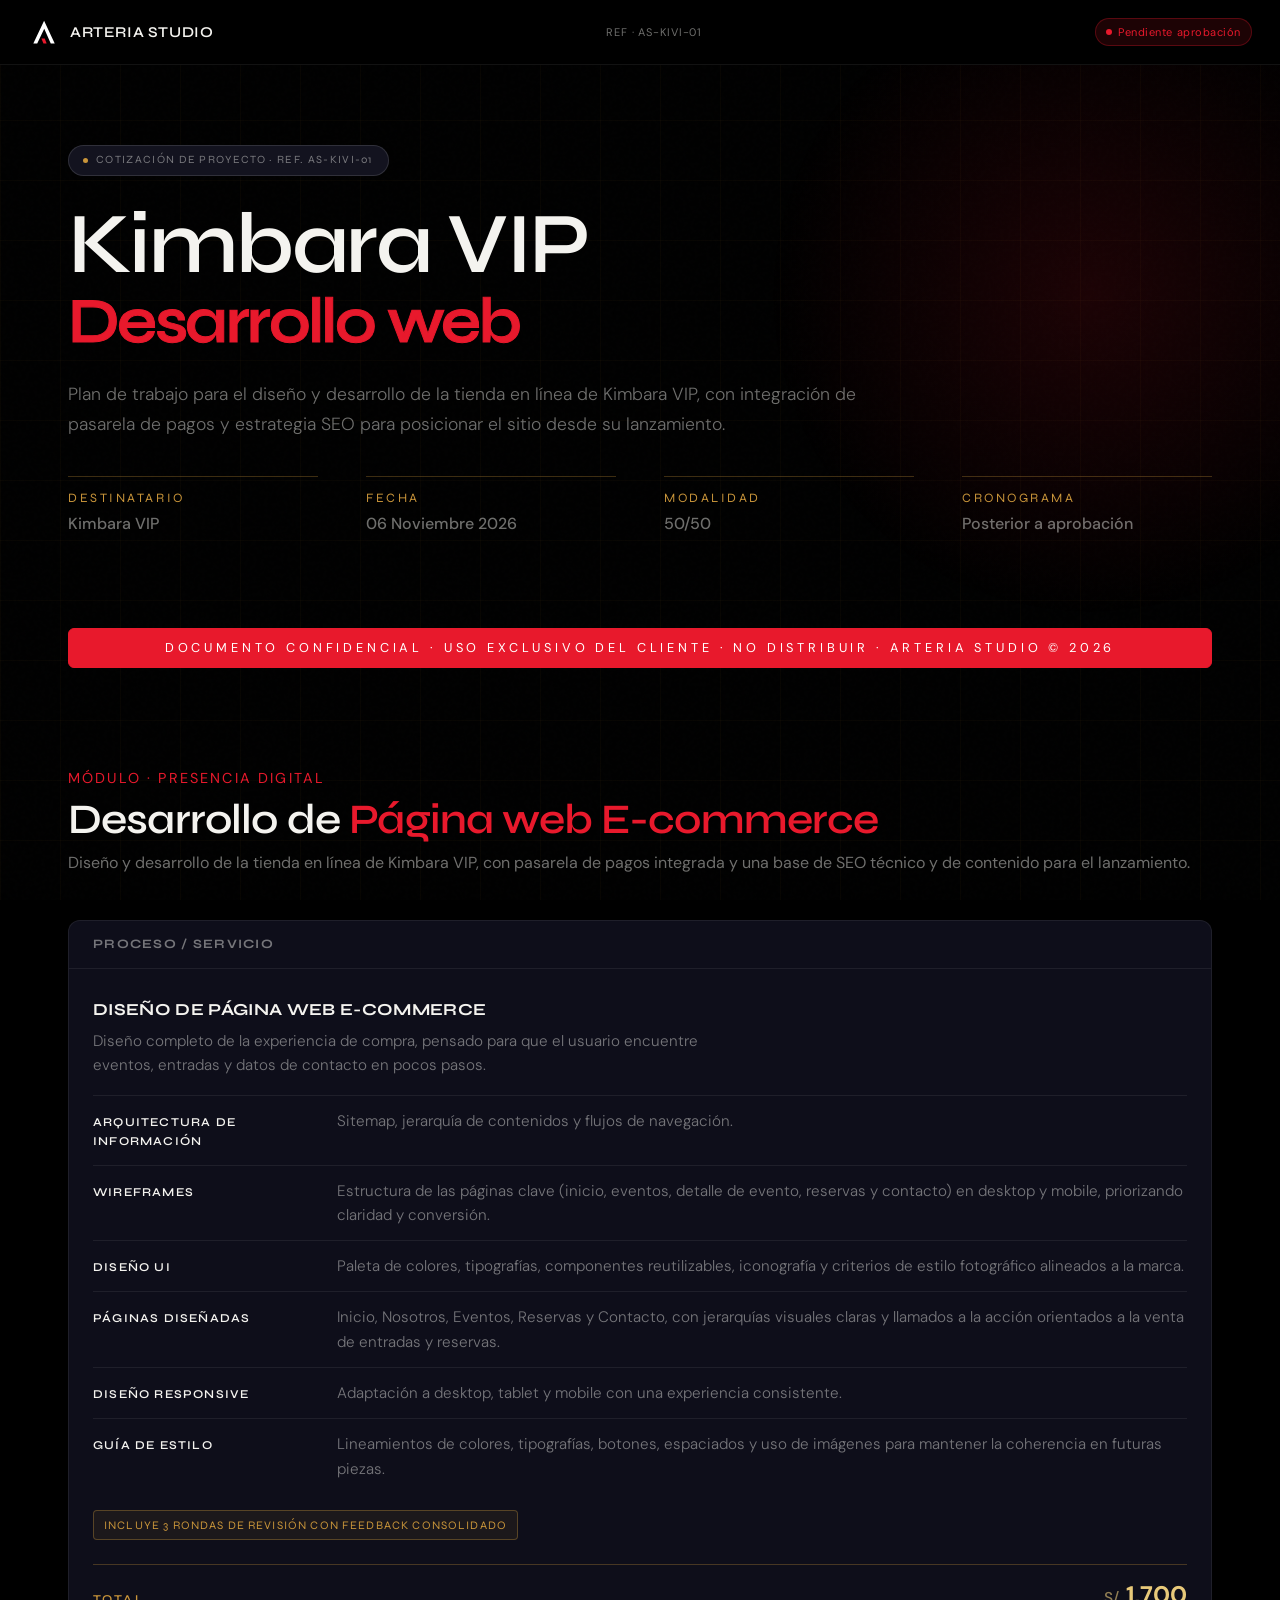
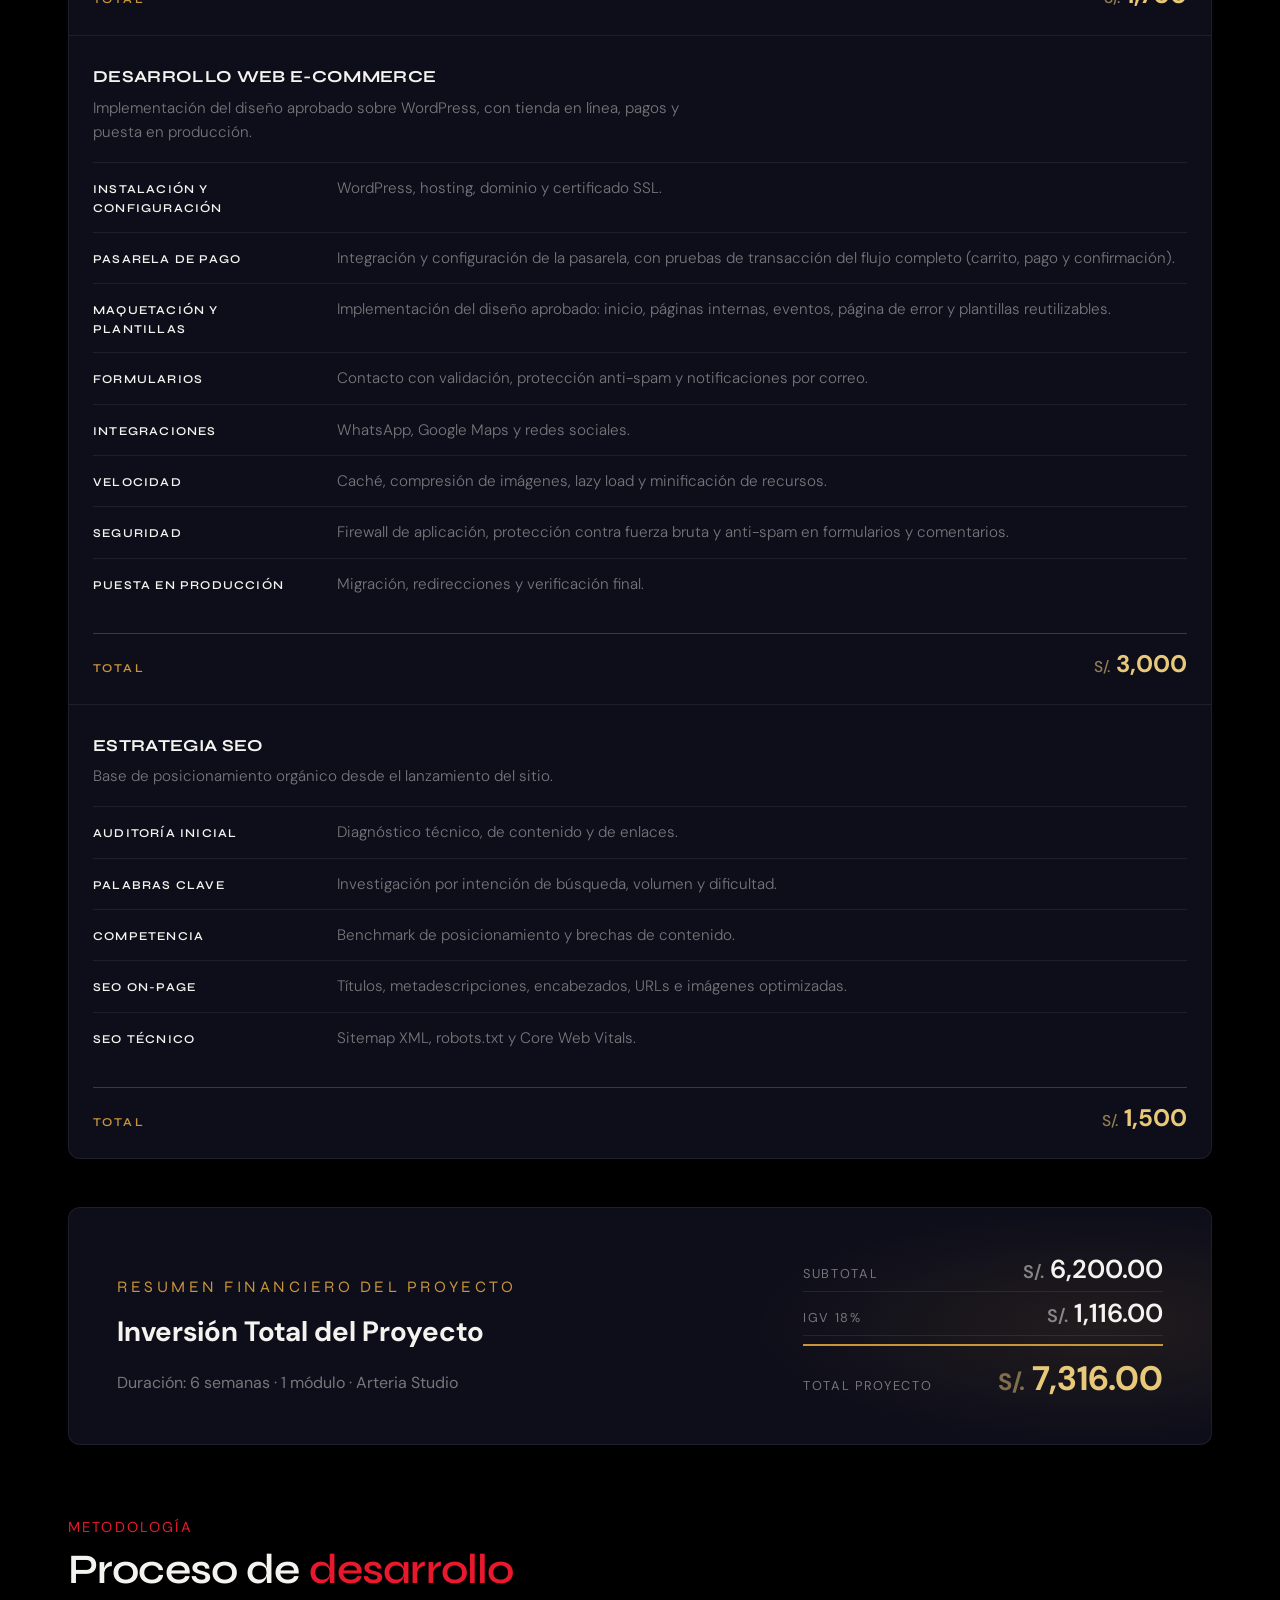
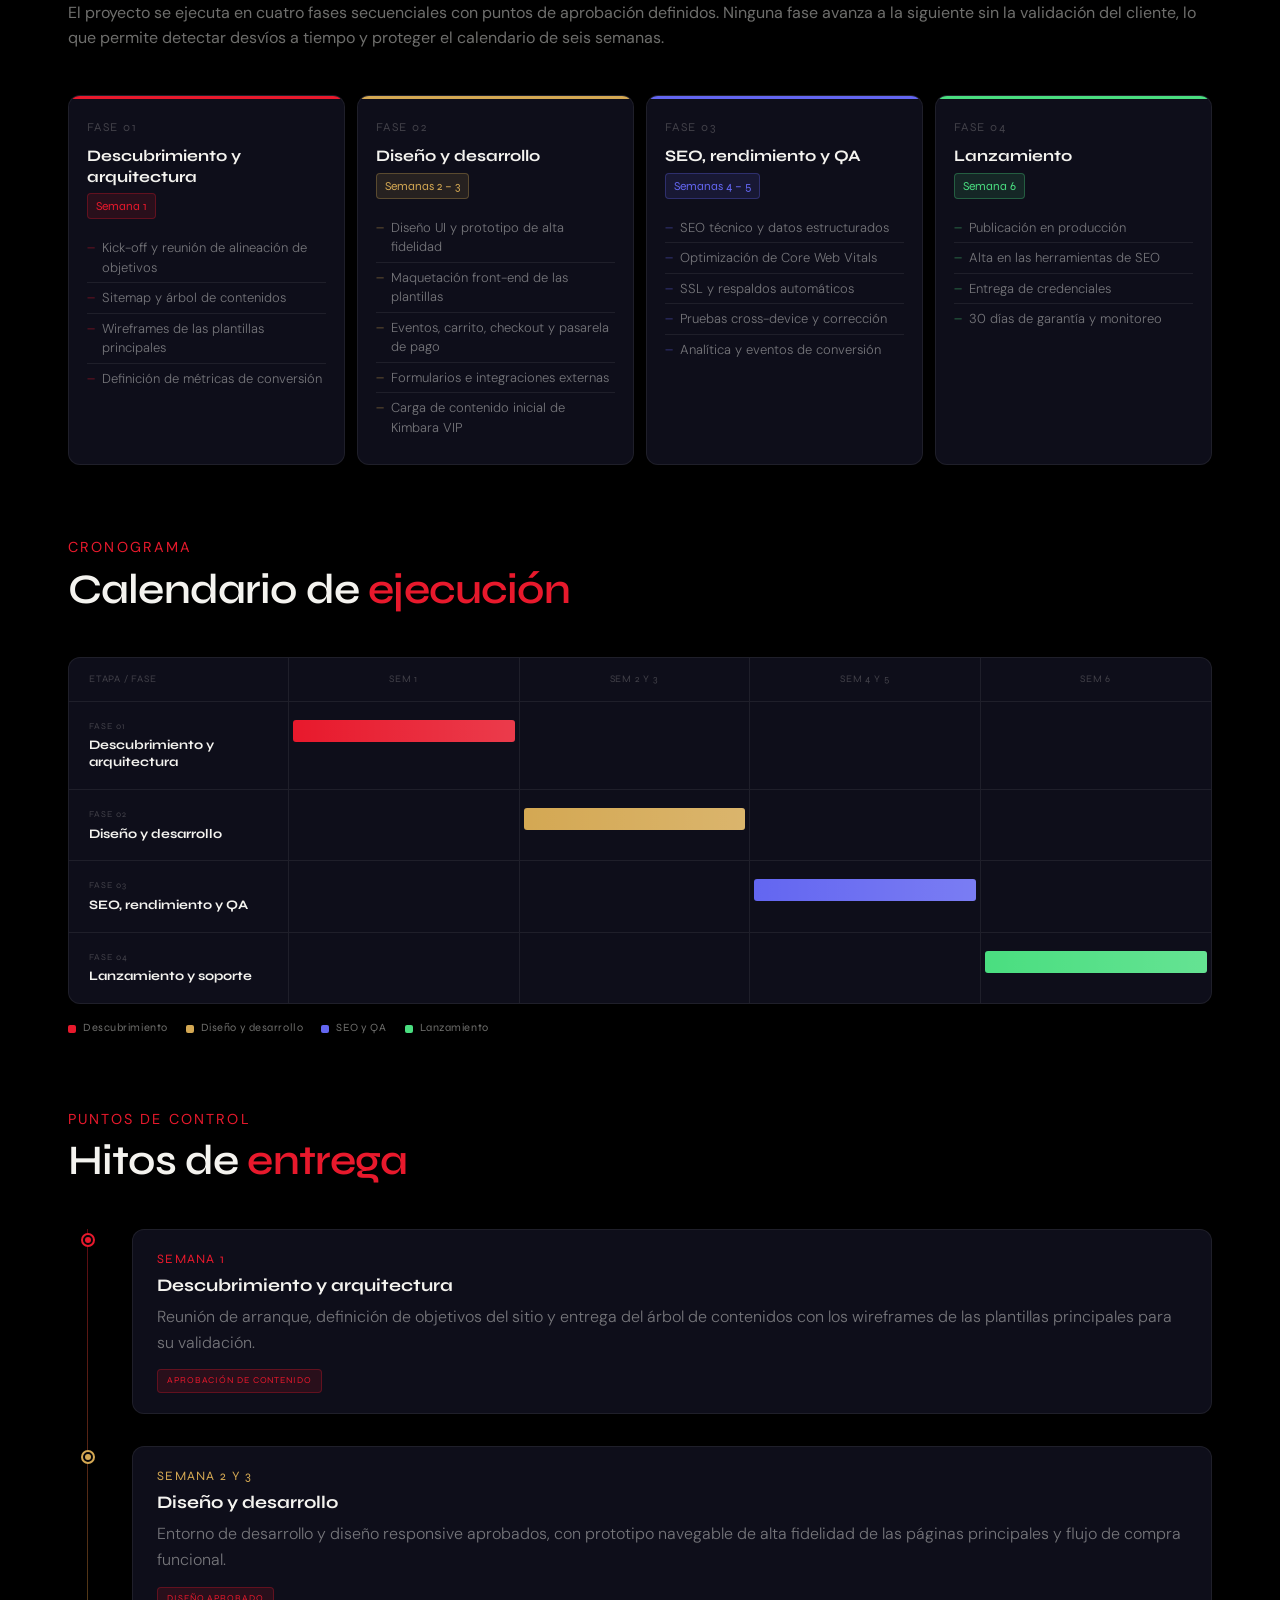
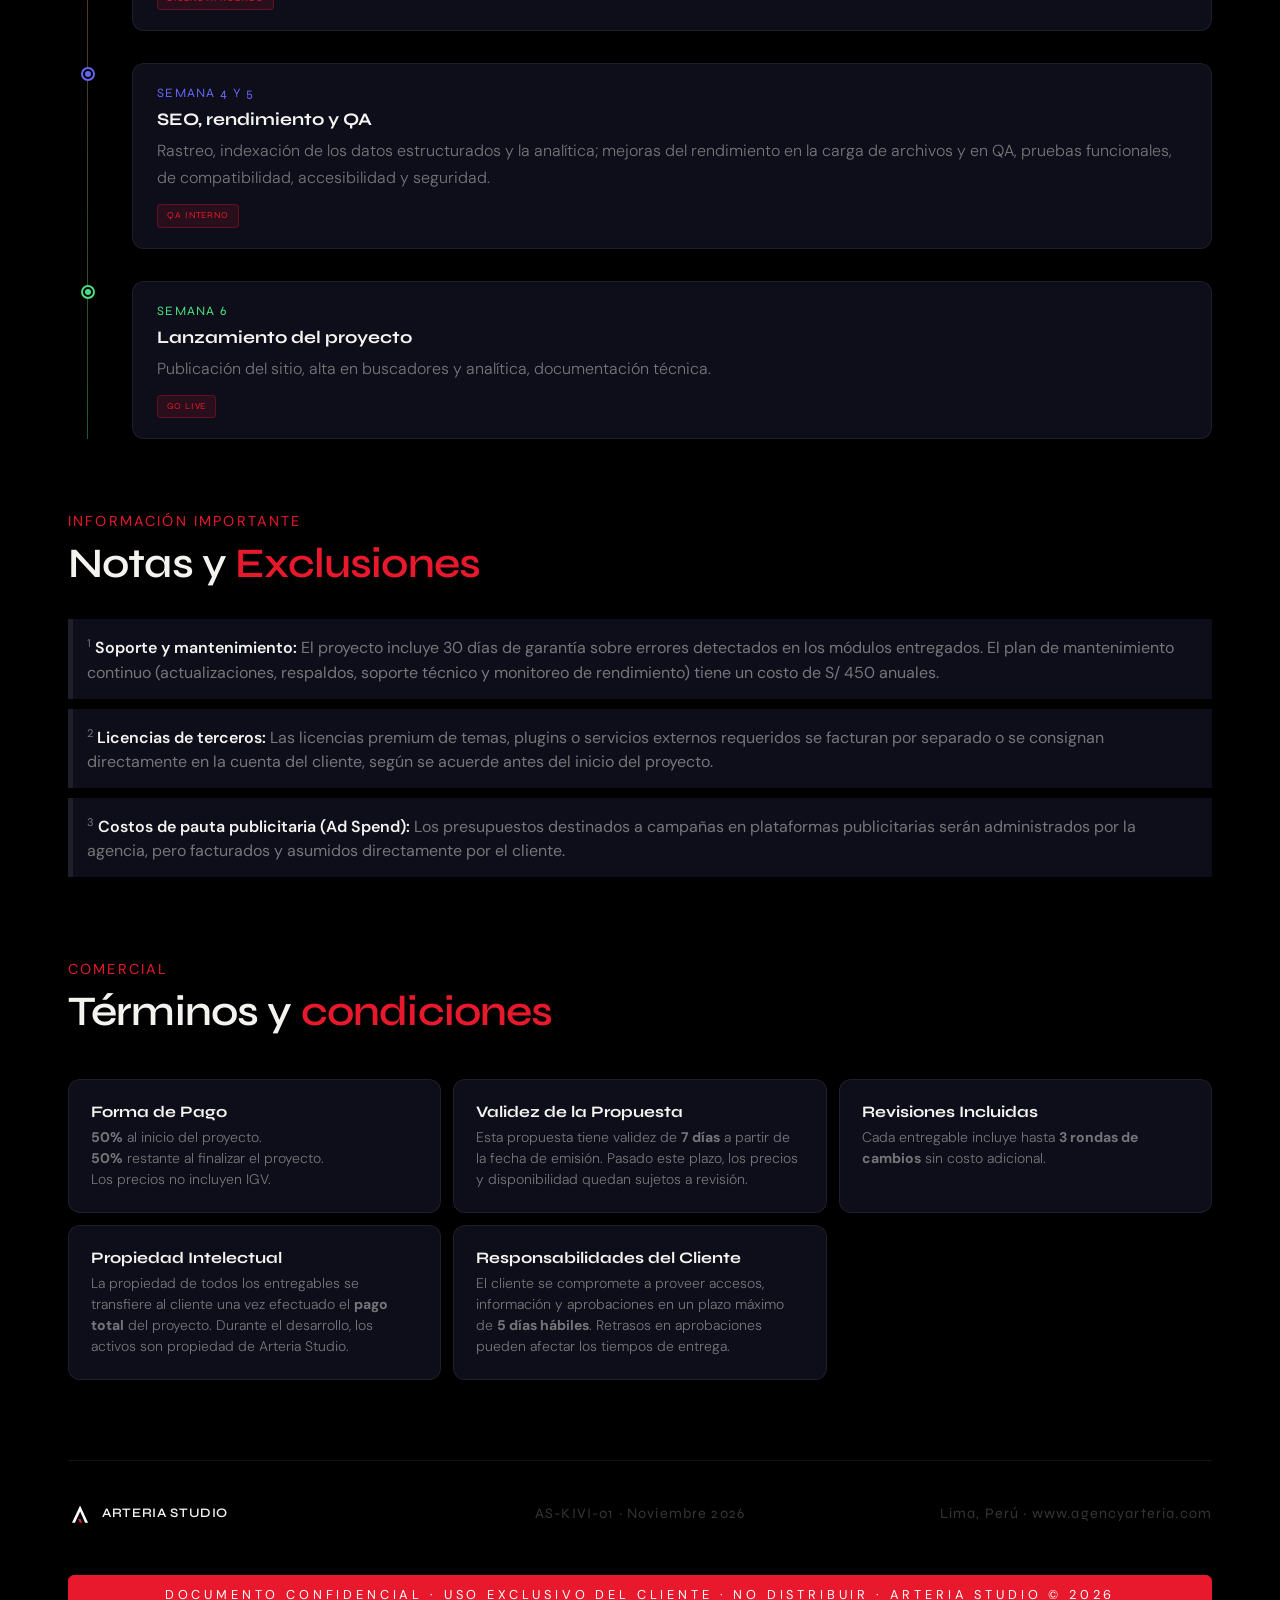
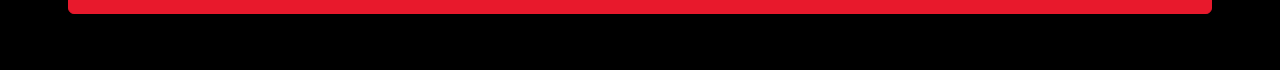
<file: quote/kimbara/index.html>
<!DOCTYPE html>
<html lang="es">
<head>
	<meta charset="UTF-8">
	<meta name="viewport" content="width=device-width, initial-scale=1.0">
	<meta name="author" content="Arteria Studio">
	<title>Cotización de Proyecto · Arteria Studio · Kimbara VIP</title>
	<link rel="shortcut icon" href="https://agencyarteria.com/favicon.ico" type="image/x-icon">
	<link rel="preconnect" href="https://fonts.googleapis.com" />
	<link rel="preconnect" href="https://fonts.gstatic.com" crossorigin />
	<link href="https://fonts.googleapis.com/css2?family=Syne:wght@400;600;700;800&family=DM+Mono:wght@300;400;500&family=DM+Sans:ital,wght@0,300;0,400;0,500;0,700;1,300&display=swap" rel="stylesheet" />
	<!--link rel="stylesheet" href="http://cdn.jsdelivr.net/gh/FranciscoML/arteria@main/quote/app/styles.min.css" /-->
	<link rel="stylesheet" href="../app/styles.css" />
</head>
<body>

	<nav class="topbar">
		<div class="topbar-brand">
			<img class="brand-mark" src="../app/brand.svg" alt="Arteria Studio" data-fallback-src="../app/brand-01.png" width="32" height="32">
			<span class="brand-name">Arteria Studio</span>
		</div>
		<span class="topbar-ref">REF · AS-KIVI-01</span>
		<div class="topbar-badge">
			<div class="status-dot"></div>
			Pendiente aprobación
		</div>
	</nav>

	<div class="page">
		<div class="hero-glow"></div>

		<header class="hero">
			<div class="hero-eyebrow">Cotización de Proyecto · Ref. AS-KIVI-01</div>

			<h1 class="hero-title">
				<span class="project-name">Kimbara VIP</span>
				<span class="service-name">Desarrollo web</span>
			</h1>

			<p class="hero-sub">
				Plan de trabajo para el diseño y desarrollo de la tienda en línea de Kimbara VIP, con integración de pasarela de pagos y estrategia SEO para posicionar el sitio desde su lanzamiento.
			</p>

			<div class="hero-meta">
				<div class="hero-meta-item">
					<div class="hero-meta-label">Destinatario</div>
					<div class="hero-meta-value">Kimbara VIP</div>
				</div>
				<div class="hero-meta-item">
					<div class="hero-meta-label">Fecha</div>
					<div class="hero-meta-value">06 Noviembre 2026</div>
				</div>
				<div class="hero-meta-item">
					<div class="hero-meta-label">Modalidad</div>
					<div class="hero-meta-value">50/50</div>
				</div>
				<div class="hero-meta-item">
					<div class="hero-meta-label">Cronograma</div>
					<div class="hero-meta-value">Posterior a aprobación</div>
				</div>
			</div>
		</header>

		<div class="confidential-strip">Documento confidencial · Uso exclusivo del cliente · No distribuir · Arteria Studio © 2026</div>

		<!-- PRESENCIA DIGITAL · PRESUPUESTO -->
		<section class="section fade-in">
			<div class="section-label">Módulo · Presencia Digital</div>
			<h2 class="section-title">Desarrollo de <span>Página web E-commerce</span></h2>
			<p class="section-desc">
				Diseño y desarrollo de la tienda en línea de Kimbara VIP, con pasarela de pagos integrada y una base de SEO técnico y de contenido para el lanzamiento.
			</p>

			<div class="table-wrap">
				<table class="budget-table">
					<thead>
						<tr>
							<th>Proceso / Servicio</th>
						</tr>
					</thead>
					<tbody>
						<tr>
							<td>
								<div class="table-title">Diseño de página web e-commerce</div>
								<div class="table-desc">
									<p class="table-lead">Diseño completo de la experiencia de compra, pensado para que el usuario encuentre eventos, entradas y datos de contacto en pocos pasos.</p>
									<ul class="table-list">
										<li><strong>Arquitectura de información</strong><span>Sitemap, jerarquía de contenidos y flujos de navegación.</span></li>
										<li><strong>Wireframes</strong><span>Estructura de las páginas clave (inicio, eventos, detalle de evento, reservas y contacto) en desktop y mobile, priorizando claridad y conversión.</span></li>
										<li><strong>Diseño UI</strong><span>Paleta de colores, tipografías, componentes reutilizables, iconografía y criterios de estilo fotográfico alineados a la marca.</span></li>
										<li><strong>Páginas diseñadas</strong><span>Inicio, Nosotros, Eventos, Reservas y Contacto, con jerarquías visuales claras y llamados a la acción orientados a la venta de entradas y reservas.</span></li>
										<li><strong>Diseño responsive</strong><span>Adaptación a desktop, tablet y mobile con una experiencia consistente.</span></li>
										<li><strong>Guía de estilo</strong><span>Lineamientos de colores, tipografías, botones, espaciados y uso de imágenes para mantener la coherencia en futuras piezas.</span></li>
									</ul>
									<span class="table-meta">Incluye 3 rondas de revisión con feedback consolidado</span>
								</div>
								<div class="table-price"><small>S/.</small> 1,700</div>
							</td>
						</tr>
						<tr>
							<td>
								<div class="table-title">Desarrollo web e-commerce</div>
								<div class="table-desc">
									<p class="table-lead">Implementación del diseño aprobado sobre WordPress, con tienda en línea, pagos y puesta en producción.</p>
									<ul class="table-list">
										<li><strong>Instalación y configuración</strong><span>WordPress, hosting, dominio y certificado SSL.</span></li>
										<li><strong>Pasarela de pago</strong><span>Integración y configuración de la pasarela, con pruebas de transacción del flujo completo (carrito, pago y confirmación).</span></li>
										<li><strong>Maquetación y plantillas</strong><span>Implementación del diseño aprobado: inicio, páginas internas, eventos, página de error y plantillas reutilizables.</span></li>
										<li><strong>Formularios</strong><span>Contacto con validación, protección anti-spam y notificaciones por correo.</span></li>
										<li><strong>Integraciones</strong><span>WhatsApp, Google Maps y redes sociales.</span></li>
										<li><strong>Velocidad</strong><span>Caché, compresión de imágenes, lazy load y minificación de recursos.</span></li>
										<li><strong>Seguridad</strong><span>Firewall de aplicación, protección contra fuerza bruta y anti-spam en formularios y comentarios.</span></li>
										<li><strong>Puesta en producción</strong><span>Migración, redirecciones y verificación final.</span></li>
									</ul>
								</div>
								<div class="table-price"><small>S/.</small> 3,000</div>
							</td>
						</tr>
						<tr>
							<td>
								<div class="table-title">Estrategia SEO</div>
								<div class="table-desc">
									<p class="table-lead">Base de posicionamiento orgánico desde el lanzamiento del sitio.</p>
									<ul class="table-list">
										<li><strong>Auditoría inicial</strong><span>Diagnóstico técnico, de contenido y de enlaces.</span></li>
										<li><strong>Palabras clave</strong><span>Investigación por intención de búsqueda, volumen y dificultad.</span></li>
										<li><strong>Competencia</strong><span>Benchmark de posicionamiento y brechas de contenido.</span></li>
										<li><strong>SEO on-page</strong><span>Títulos, metadescripciones, encabezados, URLs e imágenes optimizadas.</span></li>
										<li><strong>SEO técnico</strong><span>Sitemap XML, robots.txt y Core Web Vitals.</span></li>
									</ul>
								</div>
								<div class="table-price"><small>S/.</small> 1,500</div>
							</td>
						</tr>
					</tbody>
				</table>
			</div>
		</section>

		<!-- TOTAL -->
		<div class="grand-total-block">
			<div class="grand-total-inner">
				<div>
					<div class="grand-total-label">Resumen financiero del proyecto</div>
					<div class="grand-total-title">Inversión Total del Proyecto</div>
					<div class="grand-total-note">Duración: 6 semanas · 1 módulo · Arteria Studio</div>
				</div>
				<div class="grand-total-amounts">
					<div class="amount-row">
						<span class="amount-label">Subtotal</span>
						<span class="amount-value"><small>S/.</small> 6,200.00</span>
					</div>
					<div class="amount-row">
						<span class="amount-label">IGV 18%</span>
						<span class="amount-value"><small>S/.</small> 1,116.00</span>
					</div>
					<div class="amount-row total">
						<span class="amount-label">Total proyecto</span>
						<span class="amount-value highlight"><small>S/.</small> 7,316.00</span>
					</div>
				</div>
			</div>
		</div>

		<!-- PROCESO -->
		<section class="section fade-in">
			<div class="section-label">Metodología</div>
			<h2 class="section-title">Proceso de <span>desarrollo</span></h2>
			<p class="section-desc">
				El proyecto se ejecuta en cuatro fases secuenciales con puntos de aprobación definidos. Ninguna fase avanza a la siguiente sin la validación del cliente, lo que permite detectar desvíos a tiempo y proteger el calendario de seis semanas.
			</p>

			<div class="phases-grid">
				<div class="phase-card p1">
					<div class="phase-card-num">Fase 01</div>
					<div class="phase-card-title">Descubrimiento y arquitectura</div>
					<div class="phase-card-days">Semana 1</div>
					<ul class="phase-tasks">
						<li>Kick-off y reunión de alineación de objetivos</li>
						<li>Sitemap y árbol de contenidos</li>
						<li>Wireframes de las plantillas principales</li>
						<li>Definición de métricas de conversión</li>
					</ul>
				</div>
				<div class="phase-card p2">
					<div class="phase-card-num">Fase 02</div>
					<div class="phase-card-title">Diseño y desarrollo</div>
					<div class="phase-card-days">Semanas 2 – 3</div>
					<ul class="phase-tasks">
						<li>Diseño UI y prototipo de alta fidelidad</li>
						<li>Maquetación front-end de las plantillas</li>
						<li>Eventos, carrito, checkout y pasarela de pago</li>
						<li>Formularios e integraciones externas</li>
						<li>Carga de contenido inicial de Kimbara VIP</li>
					</ul>
				</div>
				<div class="phase-card p3">
					<div class="phase-card-num">Fase 03</div>
					<div class="phase-card-title">SEO, rendimiento y QA</div>
					<div class="phase-card-days">Semanas 4 – 5</div>
					<ul class="phase-tasks">
						<li>SEO técnico y datos estructurados</li>
						<li>Optimización de Core Web Vitals</li>
						<li>SSL y respaldos automáticos</li>
						<li>Pruebas cross-device y corrección</li>
						<li>Analítica y eventos de conversión</li>
					</ul>
				</div>
				<div class="phase-card p4">
					<div class="phase-card-num">Fase 04</div>
					<div class="phase-card-title">Lanzamiento</div>
					<div class="phase-card-days">Semana 6</div>
					<ul class="phase-tasks">
						<li>Publicación en producción</li>
						<li>Alta en las herramientas de SEO</li>
						<li>Entrega de credenciales</li>
						<li>30 días de garantía y monitoreo</li>
					</ul>
				</div>
			</div>
		</section>

		<!-- CRONOGRAMA -->
		<section class="section fade-in">
			<div class="section-label">Cronograma</div>
			<h2 class="section-title">Calendario de <span>ejecución</span></h2>

			<div class="gantt-wrap">
				<div class="gantt-header">
					<div class="gantt-header-label">Etapa / Fase</div>
					<div class="gantt-day">SEM 1</div>
					<div class="gantt-day">SEM 2 y 3</div>
					<div class="gantt-day">SEM 4 y 5</div>
					<div class="gantt-day">SEM 6</div>
				</div>

				<div class="gantt-row">
					<div class="gantt-phase-info">
						<div class="phase-number">Fase 01</div>
						<div class="phase-name">Descubrimiento y arquitectura</div>
					</div>
					<div class="gantt-cell" data-sem="SEM 1"><div class="gantt-bar p1"></div></div>
					<div class="gantt-cell" data-sem="SEM 2 y 3"></div>
					<div class="gantt-cell" data-sem="SEM 4 y 5"></div>
					<div class="gantt-cell" data-sem="SEM 6"></div>
				</div>

				<div class="gantt-row">
					<div class="gantt-phase-info">
						<div class="phase-number">Fase 02</div>
						<div class="phase-name">Diseño y desarrollo</div>
					</div>
					<div class="gantt-cell" data-sem="SEM 1"></div>
					<div class="gantt-cell" data-sem="SEM 2 y 3"><div class="gantt-bar p2"></div></div>
					<div class="gantt-cell" data-sem="SEM 4 y 5"></div>
					<div class="gantt-cell" data-sem="SEM 6"></div>
				</div>

				<div class="gantt-row">
					<div class="gantt-phase-info">
						<div class="phase-number">Fase 03</div>
						<div class="phase-name">SEO, rendimiento y QA</div>
					</div>
					<div class="gantt-cell" data-sem="SEM 1"></div>
					<div class="gantt-cell" data-sem="SEM 2 y 3"></div>
					<div class="gantt-cell" data-sem="SEM 4 y 5"><div class="gantt-bar p3"></div></div>
					<div class="gantt-cell" data-sem="SEM 6"></div>
				</div>

				<div class="gantt-row">
					<div class="gantt-phase-info">
						<div class="phase-number">Fase 04</div>
						<div class="phase-name">Lanzamiento y soporte</div>
					</div>
					<div class="gantt-cell" data-sem="SEM 1"></div>
					<div class="gantt-cell" data-sem="SEM 2 y 3"></div>
					<div class="gantt-cell" data-sem="SEM 4 y 5"></div>
					<div class="gantt-cell" data-sem="SEM 6"><div class="gantt-bar p4"></div></div>
				</div>
			</div>

			<div class="phase-legend">
				<div class="legend-item"><span class="legend-dot p1"></span> Descubrimiento</div>
				<div class="legend-item"><span class="legend-dot p2"></span> Diseño y desarrollo</div>
				<div class="legend-item"><span class="legend-dot p3"></span> SEO y QA</div>
				<div class="legend-item"><span class="legend-dot p4"></span> Lanzamiento</div>
			</div>
		</section>

		<!-- HITOS -->
		<section class="section fade-in">
			<div class="section-label">Puntos de control</div>
			<h2 class="section-title">Hitos de <span>entrega</span></h2>

			<div class="milestones">
				<div class="milestones-line"></div>

				<div class="milestone-item p1">
					<div class="milestone-dot-wrap"><div class="milestone-dot"></div></div>
					<div class="milestone-body">
						<div class="milestone-day">Semana 1</div>
						<div class="milestone-title">Descubrimiento y arquitectura</div>
						<div class="milestone-desc">Reunión de arranque, definición de objetivos del sitio y entrega del árbol de contenidos con los wireframes de las plantillas principales para su validación.</div>
						<div class="milestone-badge"><span class="checkpoint-tag">Aprobación de contenido</span></div>
					</div>
				</div>

				<div class="milestone-item p2">
					<div class="milestone-dot-wrap"><div class="milestone-dot"></div></div>
					<div class="milestone-body">
						<div class="milestone-day">Semana 2 y 3</div>
						<div class="milestone-title">Diseño y desarrollo</div>
						<div class="milestone-desc">Entorno de desarrollo y diseño responsive aprobados, con prototipo navegable de alta fidelidad de las páginas principales y flujo de compra funcional.</div>
						<div class="milestone-badge"><span class="checkpoint-tag">Diseño aprobado</span></div>
					</div>
				</div>

				<div class="milestone-item p3">
					<div class="milestone-dot-wrap"><div class="milestone-dot"></div></div>
					<div class="milestone-body">
						<div class="milestone-day">Semana 4 y 5</div>
						<div class="milestone-title">SEO, rendimiento y QA</div>
						<div class="milestone-desc">Rastreo, indexación de los datos estructurados y la analítica; mejoras del rendimiento en la carga de archivos y en QA, pruebas funcionales, de compatibilidad, accesibilidad y seguridad.</div>
						<div class="milestone-badge"><span class="checkpoint-tag">QA interno</span></div>
					</div>
				</div>

				<div class="milestone-item p4">
					<div class="milestone-dot-wrap"><div class="milestone-dot"></div></div>
					<div class="milestone-body">
						<div class="milestone-day">Semana 6</div>
						<div class="milestone-title">Lanzamiento del proyecto</div>
						<div class="milestone-desc">Publicación del sitio, alta en buscadores y analítica, documentación técnica.</div>
						<div class="milestone-badge"><span class="checkpoint-tag">Go live</span></div>
					</div>
				</div>
			</div>
		</section>

		<!-- NOTAS -->
		<section class="section fade-in">
			<div class="section-label">Información importante</div>
			<h2 class="section-title">Notas y <span>Exclusiones</span></h2>

			<div class="note-wrap">
				<div class="note-box">
					<sup><small>1</small></sup> <strong>Soporte y mantenimiento:</strong> El proyecto incluye 30 días de garantía sobre errores detectados en los módulos entregados. El plan de mantenimiento continuo (actualizaciones, respaldos, soporte técnico y monitoreo de rendimiento) tiene un costo de S/ 450 anuales.
				</div>
				<div class="note-box">
					<sup><small>2</small></sup> <strong>Licencias de terceros:</strong> Las licencias premium de temas, plugins o servicios externos requeridos se facturan por separado o se consignan directamente en la cuenta del cliente, según se acuerde antes del inicio del proyecto.
				</div>
				<div class="note-box">
					<sup><small>3</small></sup> <strong>Costos de pauta publicitaria (Ad Spend):</strong> Los presupuestos destinados a campañas en plataformas publicitarias serán administrados por la agencia, pero facturados y asumidos directamente por el cliente.
				</div>
			</div>
		</section>

		<!-- TÉRMINOS -->
		<section class="section fade-in">
			<div class="section-label">Comercial</div>
			<h2 class="section-title">Términos y <span>condiciones</span></h2>

			<div class="deliverables-grid">
				<div class="deliverable-card">
					<div class="deliverable-name">Forma de Pago</div>
					<div class="deliverable-detail">
						<strong>50%</strong> al inicio del proyecto.<br>
						<strong>50%</strong> restante al finalizar el proyecto.<br>
						Los precios no incluyen IGV.
					</div>
				</div>
				<div class="deliverable-card">
					<div class="deliverable-name">Validez de la Propuesta</div>
					<div class="deliverable-detail">Esta propuesta tiene validez de <strong>7 días</strong> a partir de la fecha de emisión. Pasado este plazo, los precios y disponibilidad quedan sujetos a revisión.</div>
				</div>
				<div class="deliverable-card">
					<div class="deliverable-name">Revisiones Incluidas</div>
					<div class="deliverable-detail">Cada entregable incluye hasta <strong>3 rondas de cambios</strong> sin costo adicional.</div>
				</div>
				<div class="deliverable-card">
					<div class="deliverable-name">Propiedad Intelectual</div>
					<div class="deliverable-detail">La propiedad de todos los entregables se transfiere al cliente una vez efectuado el <strong>pago total</strong> del proyecto. Durante el desarrollo, los activos son propiedad de Arteria Studio.</div>
				</div>
				<div class="deliverable-card">
					<div class="deliverable-name">Responsabilidades del Cliente</div>
					<div class="deliverable-detail">El cliente se compromete a proveer accesos, información y aprobaciones en un plazo máximo de <strong>5 días hábiles</strong>. Retrasos en aprobaciones pueden afectar los tiempos de entrega.</div>
				</div>
			</div>
		</section>

		<!-- FOOTER -->
		<footer class="footer fade-in">
			<div class="footer-brand">
				<img class="footer-brand-mark" src="../app/brand.svg" alt="Arteria Studio" data-fallback-src="../app/brand-01.png" width="24" height="24">
				<span class="footer-brand-name">Arteria Studio</span>
			</div>
			<div class="footer-center">AS-KIVI-01 · Noviembre 2026</div>
			<div class="footer-right">
				Lima, Perú · <a href="https://www.agencyarteria.com" target="_blank" rel="noopener">www.agencyarteria.com</a>
			</div>
			<div class="confidential-strip">
				Documento confidencial · Uso exclusivo del cliente · No distribuir · Arteria Studio © 2026
			</div>
		</footer>
	</div>
<script src="../app/scripts.js"></script>
</body>
</html>
</file>
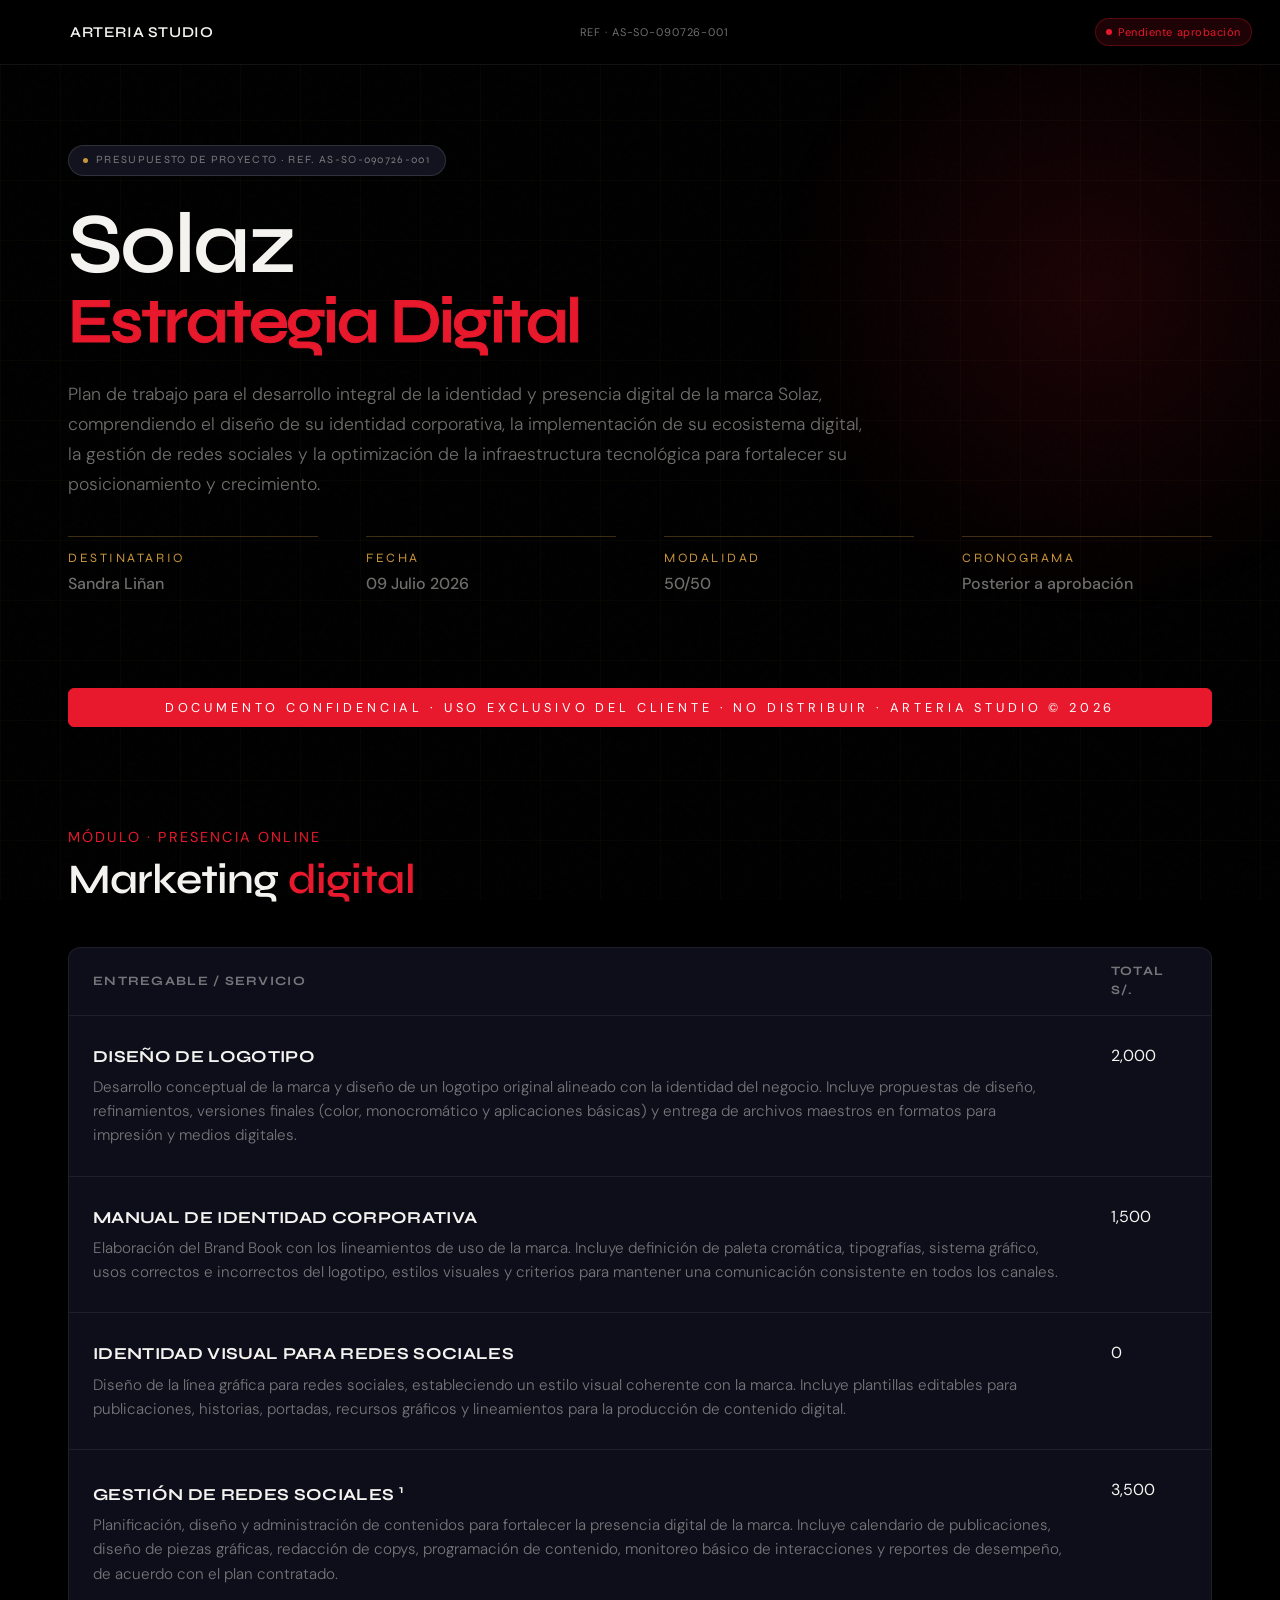
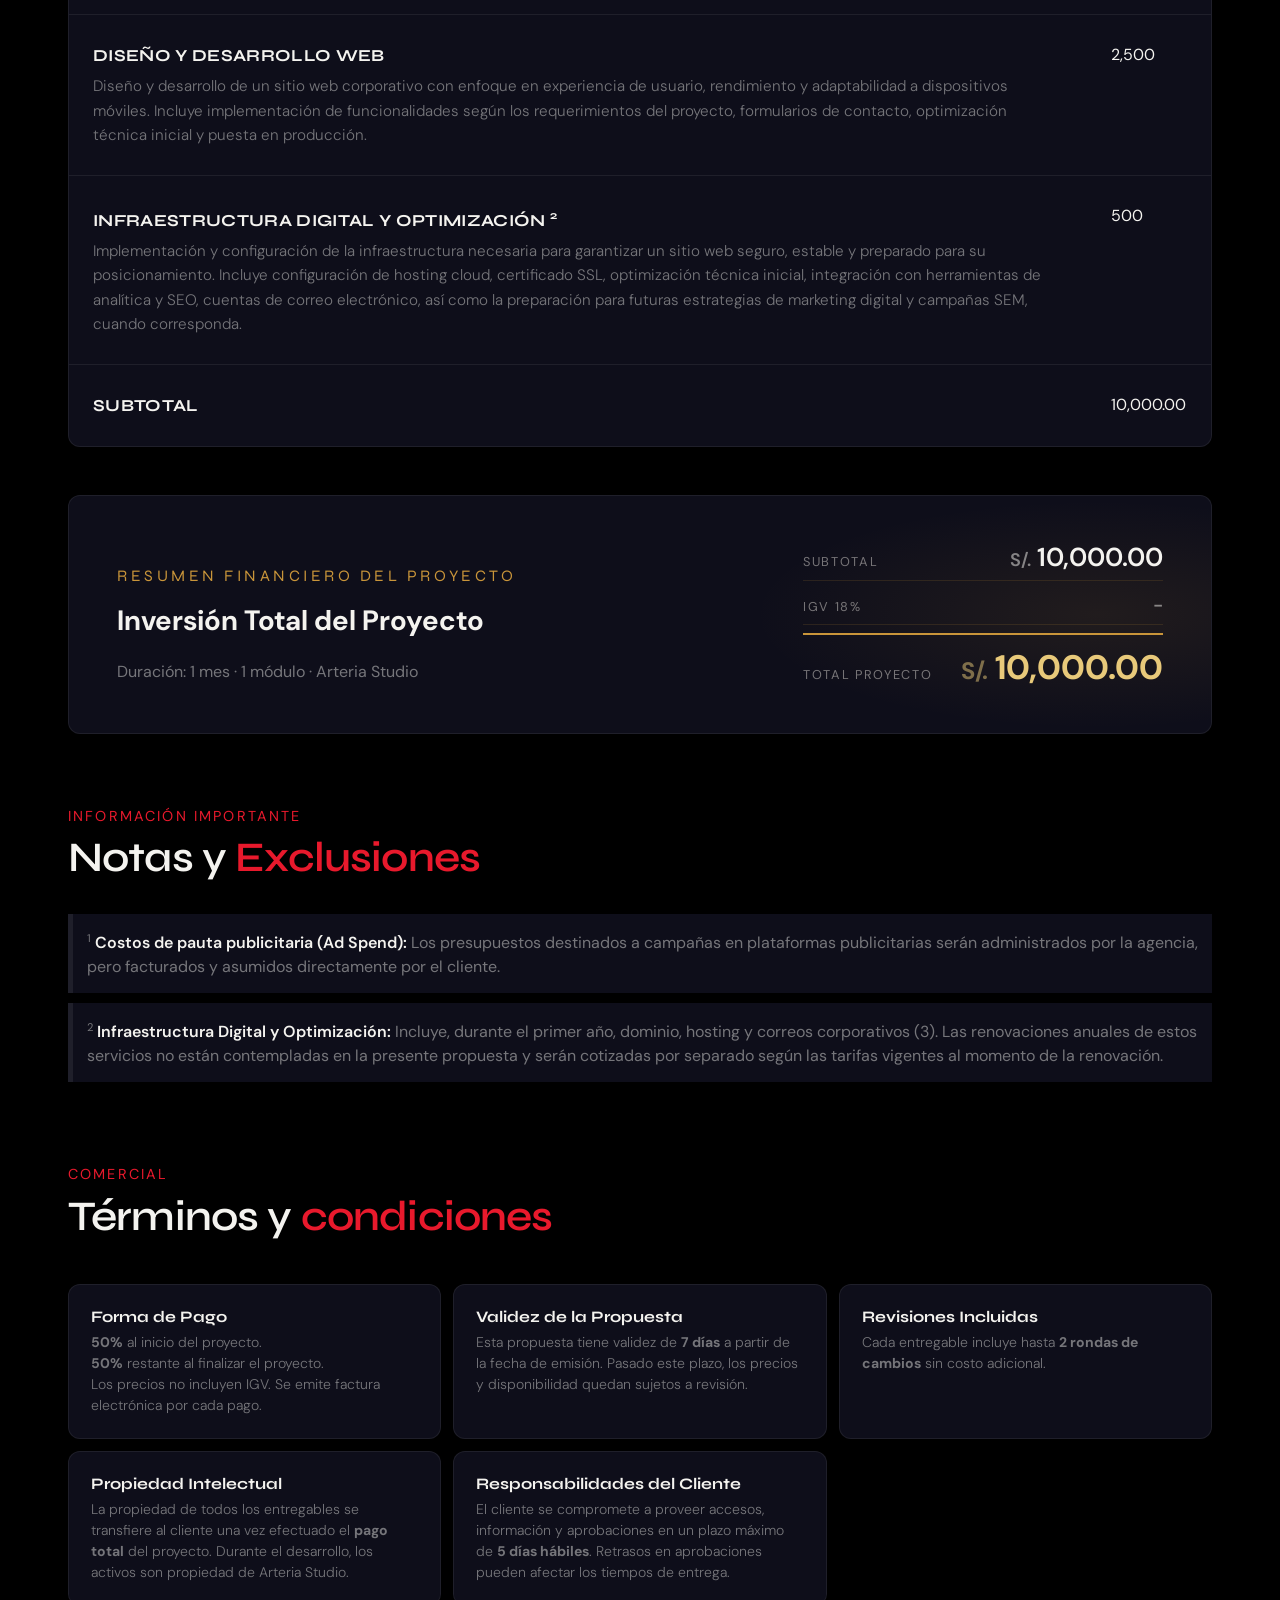
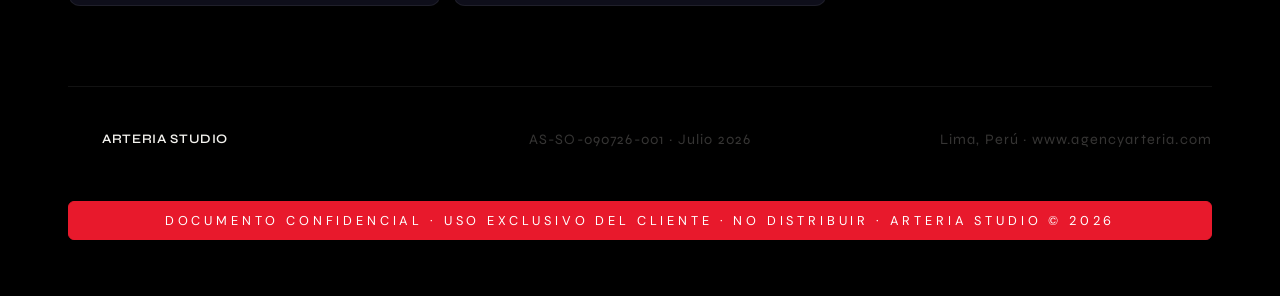
<file: quote/solaz/index.html>
<!DOCTYPE html>
<html lang="es">
<head>
	<meta charset="UTF-8">
	<meta name="viewport" content="width=device-width, initial-scale=1.0">
	<meta name="author" content="Arteria Studio">
	<title>Presupuesto de Proyecto · Arteria Studio · Solaz</title>
	<link rel="shortcut icon" href="https://agencyarteria.com/favicon.ico" type="image/x-icon">
	<link rel="preconnect" href="https://fonts.googleapis.com" />
	<link rel="preconnect" href="https://fonts.gstatic.com" crossorigin />
	<link href="https://fonts.googleapis.com/css2?family=Syne:wght@400;600;700;800&family=DM+Mono:wght@300;400;500&family=DM+Sans:ital,wght@0,300;0,400;0,500;1,300&display=swap" rel="stylesheet" />
	<!--link rel="stylesheet" href="http://cdn.jsdelivr.net/gh/FranciscoML/arteria@main/quote/app/styles.min.css" /-->
	<link rel="stylesheet" href="../app/styles.css" />
</head>
<body>
	
	<!-- ── TOP NAV ── -->
	<nav class="topbar">
		<div class="topbar-brand">
			<div class="brand-mark"></div>
			<span class="brand-name">Arteria Studio</span>
		</div>
		<span class="topbar-ref">REF · AS-SO-090726-001</span>
		<div class="topbar-badge">
			<div class="status-dot"></div>
			Pendiente aprobación
		</div>
	</nav>

	<!-- MAIN CONTENT -->
	<div class="page">
		<div class="hero-glow"></div>

		<!-- ── 01 HERO ── -->
		<header class="hero">

			<div class="hero-eyebrow">Presupuesto de Proyecto · Ref. AS-SO-090726-001</div>

			<h1 class="hero-title">
				<span class="project-name">Solaz</span>
				<span class="service-name">Estrategia Digital</span>
			</h1>

			<p class="hero-sub">
				Plan de trabajo para el desarrollo integral de la identidad y presencia digital de la marca Solaz, comprendiendo el diseño de su identidad corporativa, la implementación de su ecosistema digital, la gestión de redes sociales y la optimización de la infraestructura tecnológica para fortalecer su posicionamiento y crecimiento.
			</p>

			<div class="hero-meta">
				<div class="hero-meta-item">
					<div class="hero-meta-label">Destinatario</div>
					<div class="hero-meta-value">Sandra Liñan</div>
				</div>
				<div class="hero-meta-item">
					<div class="hero-meta-label">Fecha</div>
					<div class="hero-meta-value">09 Julio 2026</div>
				</div>
				<div class="hero-meta-item">
					<div class="hero-meta-label">Modalidad</div>
					<div class="hero-meta-value">50/50</div>
				</div>
				<div class="hero-meta-item">
					<div class="hero-meta-label">Cronograma</div>
					<div class="hero-meta-value">Posterior a aprobación</div>
				</div>
			</div>
		</header>

		<div class="confidential-strip">Documento confidencial · Uso exclusivo del cliente · No distribuir · Arteria Studio © 2026</div>

		<section class="section fade-in" style="animation-delay:.25s">
			<div class="section-label">Módulo · Presencia online</div>
			<h2 class="section-title">Marketing <span>digital</span></h2>

			<div class="table-wrap" style="margin-top:44px; overflow-x:auto;">
				<table class="budget-table">
					<thead>
						<tr>
							<th class="col-1">Entregable / Servicio</th>
							<th class="col-2">Total S/.</th>
						</tr>
					</thead>
					<tbody>
						<tr>
							<td>
								<div class="table-title">Diseño de Logotipo</div>
								<div class="table-desc">Desarrollo conceptual de la marca y diseño de un logotipo original alineado con la identidad del negocio. Incluye propuestas de diseño, refinamientos, versiones finales (color, monocromático y aplicaciones básicas) y entrega de archivos maestros en formatos para impresión y medios digitales.</div>
							</td>
							<td>2,000</td>
						</tr>
						<tr>
							<td>
								<div class="table-title">Manual de Identidad Corporativa</div>
								<div class="table-desc">Elaboración del Brand Book con los lineamientos de uso de la marca. Incluye definición de paleta cromática, tipografías, sistema gráfico, usos correctos e incorrectos del logotipo, estilos visuales y criterios para mantener una comunicación consistente en todos los canales.</div>
							</td>
							<td>1,500</td>
						</tr>
						<tr>
							<td>
								<div class="table-title">Identidad Visual para Redes Sociales</div>
								<div class="table-desc">Diseño de la línea gráfica para redes sociales, estableciendo un estilo visual coherente con la marca. Incluye plantillas editables para publicaciones, historias, portadas, recursos gráficos y lineamientos para la producción de contenido digital.</div>
							</td>
							<td>0</td>
						</tr>
						<tr>
							<td>
								<div class="table-title">Gestión de Redes Sociales <sup><small>1</small></sup></div>
								<div class="table-desc">Planificación, diseño y administración de contenidos para fortalecer la presencia digital de la marca. Incluye calendario de publicaciones, diseño de piezas gráficas, redacción de copys, programación de contenido, monitoreo básico de interacciones y reportes de desempeño, de acuerdo con el plan contratado.</div>
							</td>
							<td>3,500</td>
						</tr>
						<tr>
							<td>
								<div class="table-title">Diseño y Desarrollo Web</div>
								<div class="table-desc">Diseño y desarrollo de un sitio web corporativo con enfoque en experiencia de usuario, rendimiento y adaptabilidad a dispositivos móviles. Incluye implementación de funcionalidades según los requerimientos del proyecto, formularios de contacto, optimización técnica inicial y puesta en producción.</div>
							</td>
							<td>2,500</td>
						</tr>
						<tr>
							<td>
								<div class="table-title">Infraestructura Digital y Optimización <sup><small>2</small></sup></div>
								<div class="table-desc">Implementación y configuración de la infraestructura necesaria para garantizar un sitio web seguro, estable y preparado para su posicionamiento. Incluye configuración de hosting cloud, certificado SSL, optimización técnica inicial, integración con herramientas de analítica y SEO, cuentas de correo electrónico, así como la preparación para futuras estrategias de marketing digital y campañas SEM, cuando corresponda.</div>
							</td>
							<td>500</td>
						</tr>
						<tr class="subtotal-row">
							<td class="table-title">Subtotal</td>
							<td class="subtotal-amount">10,000.00</td>
						</tr>
					</tbody>
				</table>
			</div>
		</section>

		<!-- ═══════════════════════════════════════════ -->
		<!-- GRAND TOTAL -->
		<!-- ═══════════════════════════════════════════ -->
		<div class="grand-total-block">
			<div class="grand-total-inner">
				<div>
					<div class="grand-total-label">Resumen financiero del proyecto</div>
					<div class="grand-total-title">Inversión Total del Proyecto</div>
					<div class="grand-total-note" style="margin-top: 16px;">Duración: 1 mes · 1 módulo · Arteria Studio</div>
				</div>
				<div class="grand-total-amounts">
					<div class="amount-row">
						<span class="amount-label">Subtotal</span>
						<span class="amount-value"><small>S/.</small> 10,000.00</span>
					</div>
					<div class="amount-row">
						<span class="amount-label">IGV 18%</span>
						<span class="amount-value"><small>-</small></span>
					</div>
					<div class="amount-row" style="border-top: 2px solid var(--gold); padding-top:16px; margin-top:8px;">
						<span class="amount-label">TOTAL PROYECTO</span>
						<span class="amount-value highlight"><small>S/.</small> 10,000.00</span>
					</div>
				</div>
			</div>
		</div>

		<section class="section fade-in" style="animation-delay:.25s">
			<div class="section-label">Información importante</div>
			<h2 class="section-title">Notas y <span>Exclusiones</span></h2>

			<div class="note-wrap">
				<div class="note-box">
					<sup><small>1</small></sup> <strong>Costos de pauta publicitaria (Ad Spend):</strong> Los presupuestos destinados a campañas en plataformas publicitarias serán administrados por la agencia, pero facturados y asumidos directamente por el cliente.
				</div>
				<div class="note-box">
					<sup><small>2</small></sup> <strong>Infraestructura Digital y Optimización:</strong> Incluye, durante el primer año, dominio, hosting y correos corporativos (3). Las renovaciones anuales de estos servicios no están contempladas en la presente propuesta y serán cotizadas por separado según las tarifas vigentes al momento de la renovación.
				</div>
			</div>
		</section>

		<section class="section fade-in" style="animation-delay:.35s">
			<div class="section-label">Comercial</div>
			<h2 class="section-title">Términos y <span>condiciones</span></h2>

			<div class="deliverables-grid">
				<div class="deliverable-card">
					<div>
						<div class="deliverable-name">Forma de Pago</div>
						<div class="deliverable-detail">
							<strong>50%</strong> al inicio del proyecto.<br>
							<strong>50%</strong> restante al finalizar el proyecto.<br>
							Los precios no incluyen IGV. Se emite factura electrónica por cada pago.
						</div>
					</div>
				</div>
				<div class="deliverable-card">
					<div>
						<div class="deliverable-name">Validez de la Propuesta</div>
						<div class="deliverable-detail">Esta propuesta tiene validez de <strong>7 días</strong> a partir de la fecha de emisión. Pasado este plazo, los precios y disponibilidad quedan sujetos a revisión.</div>
					</div>
				</div>
				<div class="deliverable-card">
					<div>
						<div class="deliverable-name">Revisiones Incluidas</div>
						<div class="deliverable-detail">Cada entregable incluye hasta <strong>2 rondas de cambios</strong> sin costo adicional.</div>
					</div>
				</div>
				<div class="deliverable-card">
					<div>
						<div class="deliverable-name">Propiedad Intelectual</div>
						<div class="deliverable-detail">La propiedad de todos los entregables se transfiere al cliente una vez efectuado el <strong>pago total</strong> del proyecto. Durante el desarrollo, los activos son propiedad de Arteria Studio.</div>
					</div>
				</div>
				<div class="deliverable-card">
					<div>
						<div class="deliverable-name">Responsabilidades del Cliente</div>
						<div class="deliverable-detail">El cliente se compromete a proveer accesos, información y aprobaciones en un plazo máximo de <strong>5 días hábiles</strong>. Retrasos en aprobaciones pueden afectar los tiempos de entrega.</div>
					</div>
				</div>
			</div>
		</section>

		<!-- ── FOOTER ── -->
		<footer class="footer fade-in" style="animation-delay:.55s">
			<div class="footer-brand">
				<div class="footer-brand-mark"></div>
				<span class="footer-brand-name">Arteria Studio</span>
			</div>
			<div class="footer-center">
				AS-SO-090726-001 · Julio 2026
			</div>
			<div class="footer-right">
				Lima, Perú · <a href="https://www.agencyarteria.com" target="_blank">www.agencyarteria.com</a>
			</div>
			<div class="confidential-strip">
				Documento confidencial · Uso exclusivo del cliente · No distribuir · Arteria Studio © 2026
			</div>
		</footer>
	</div>

</body>
</html>
</file>
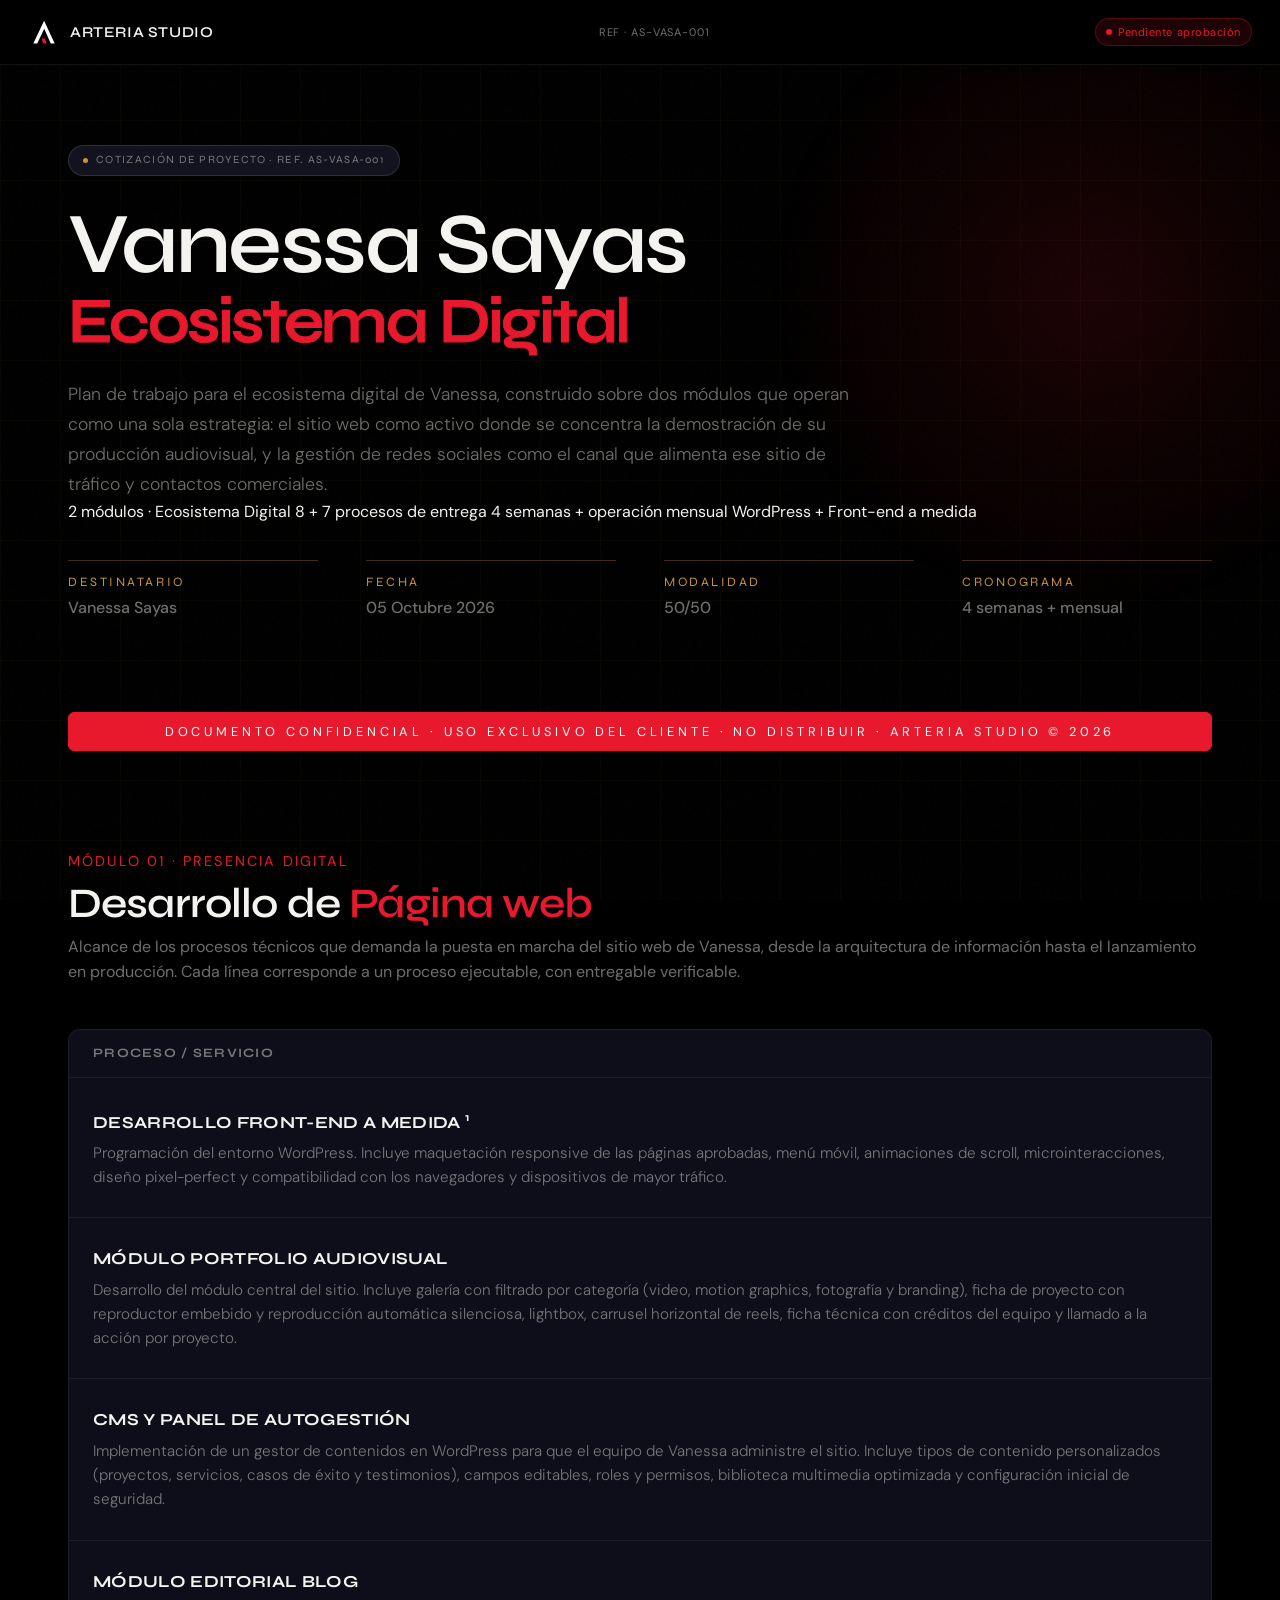
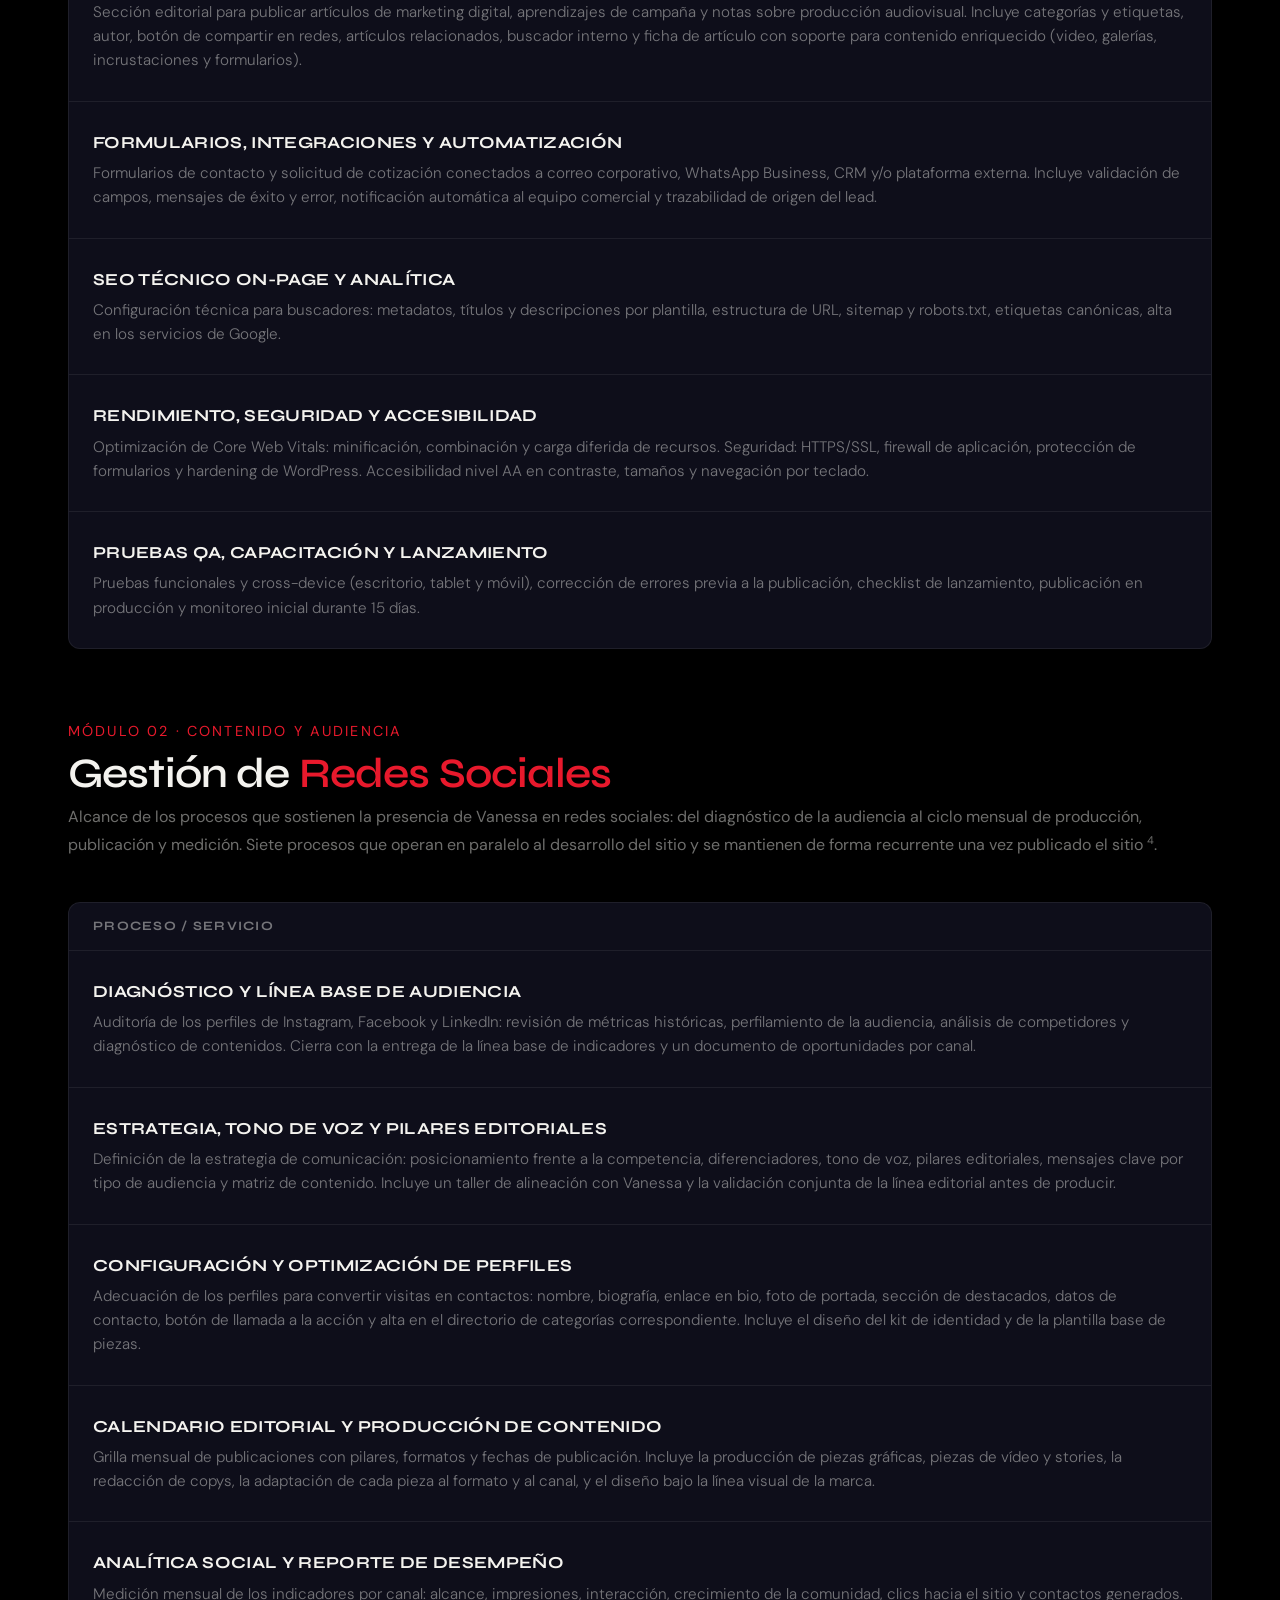
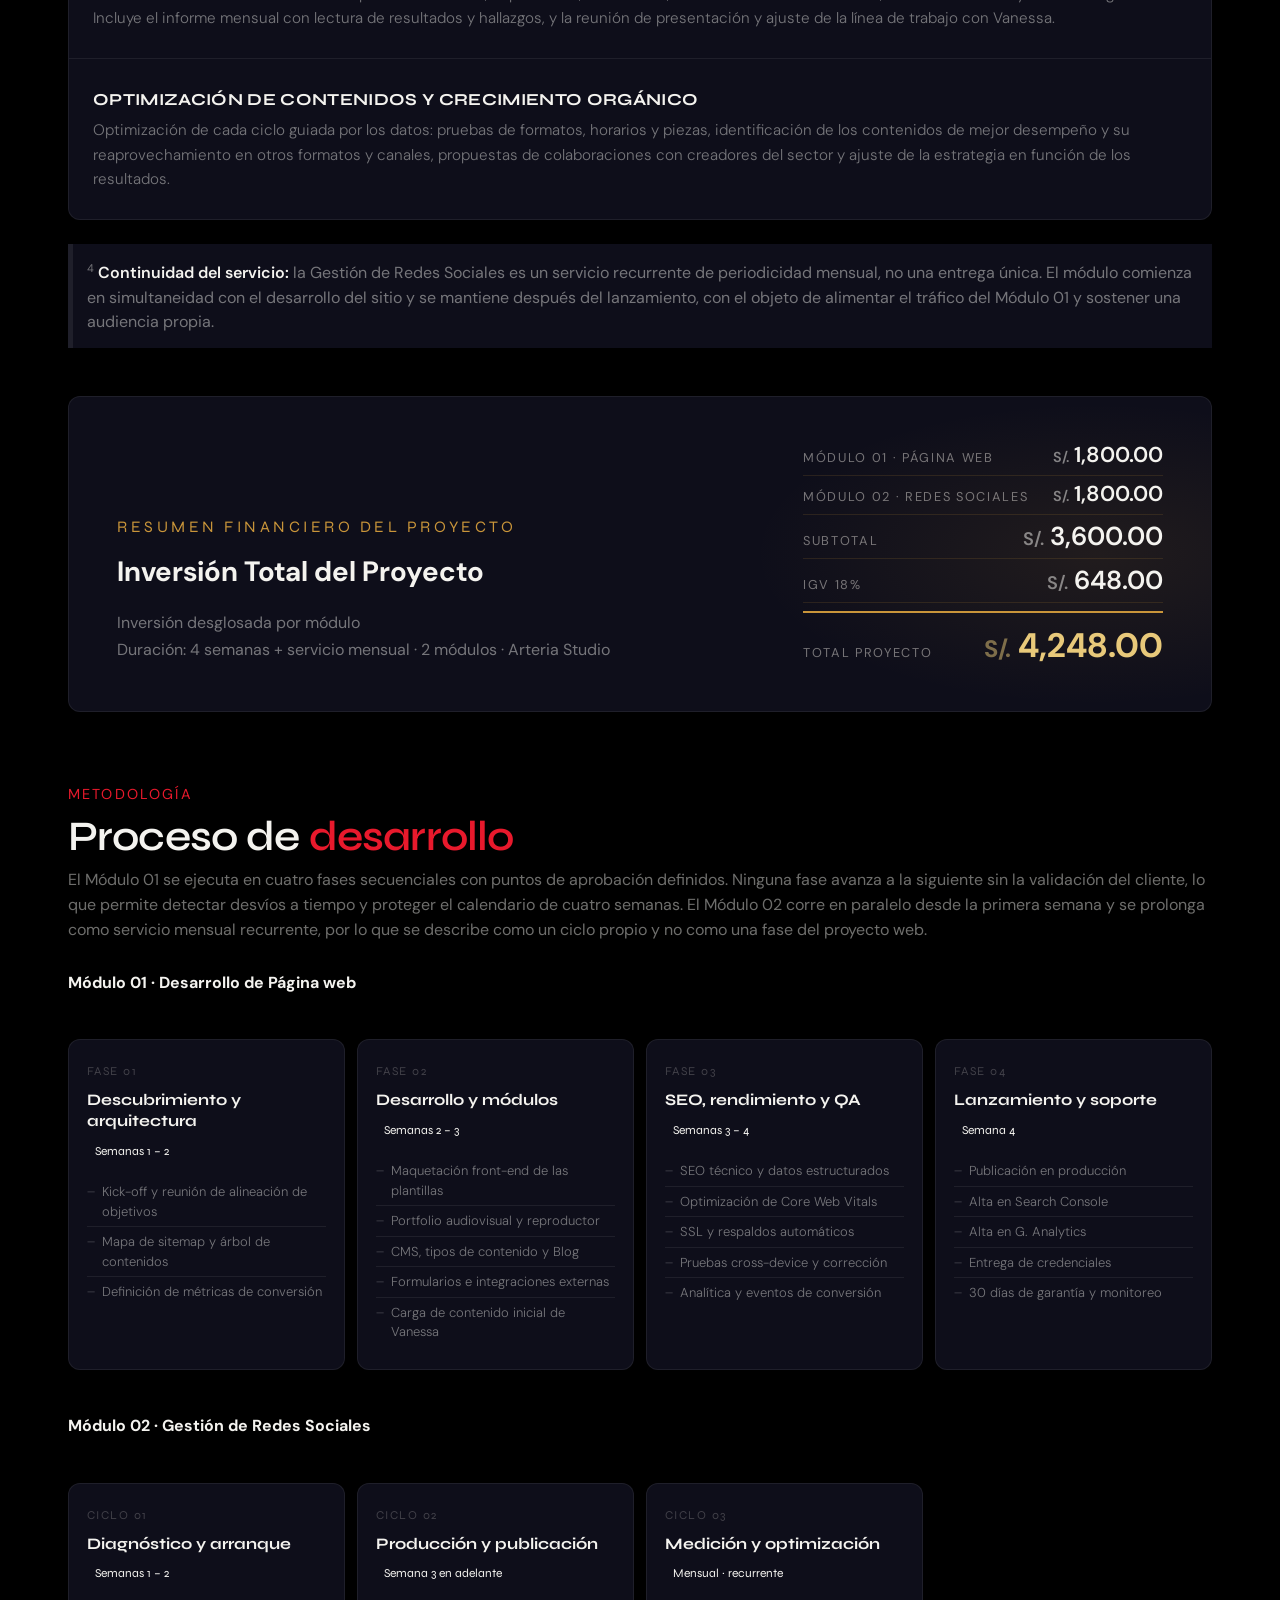
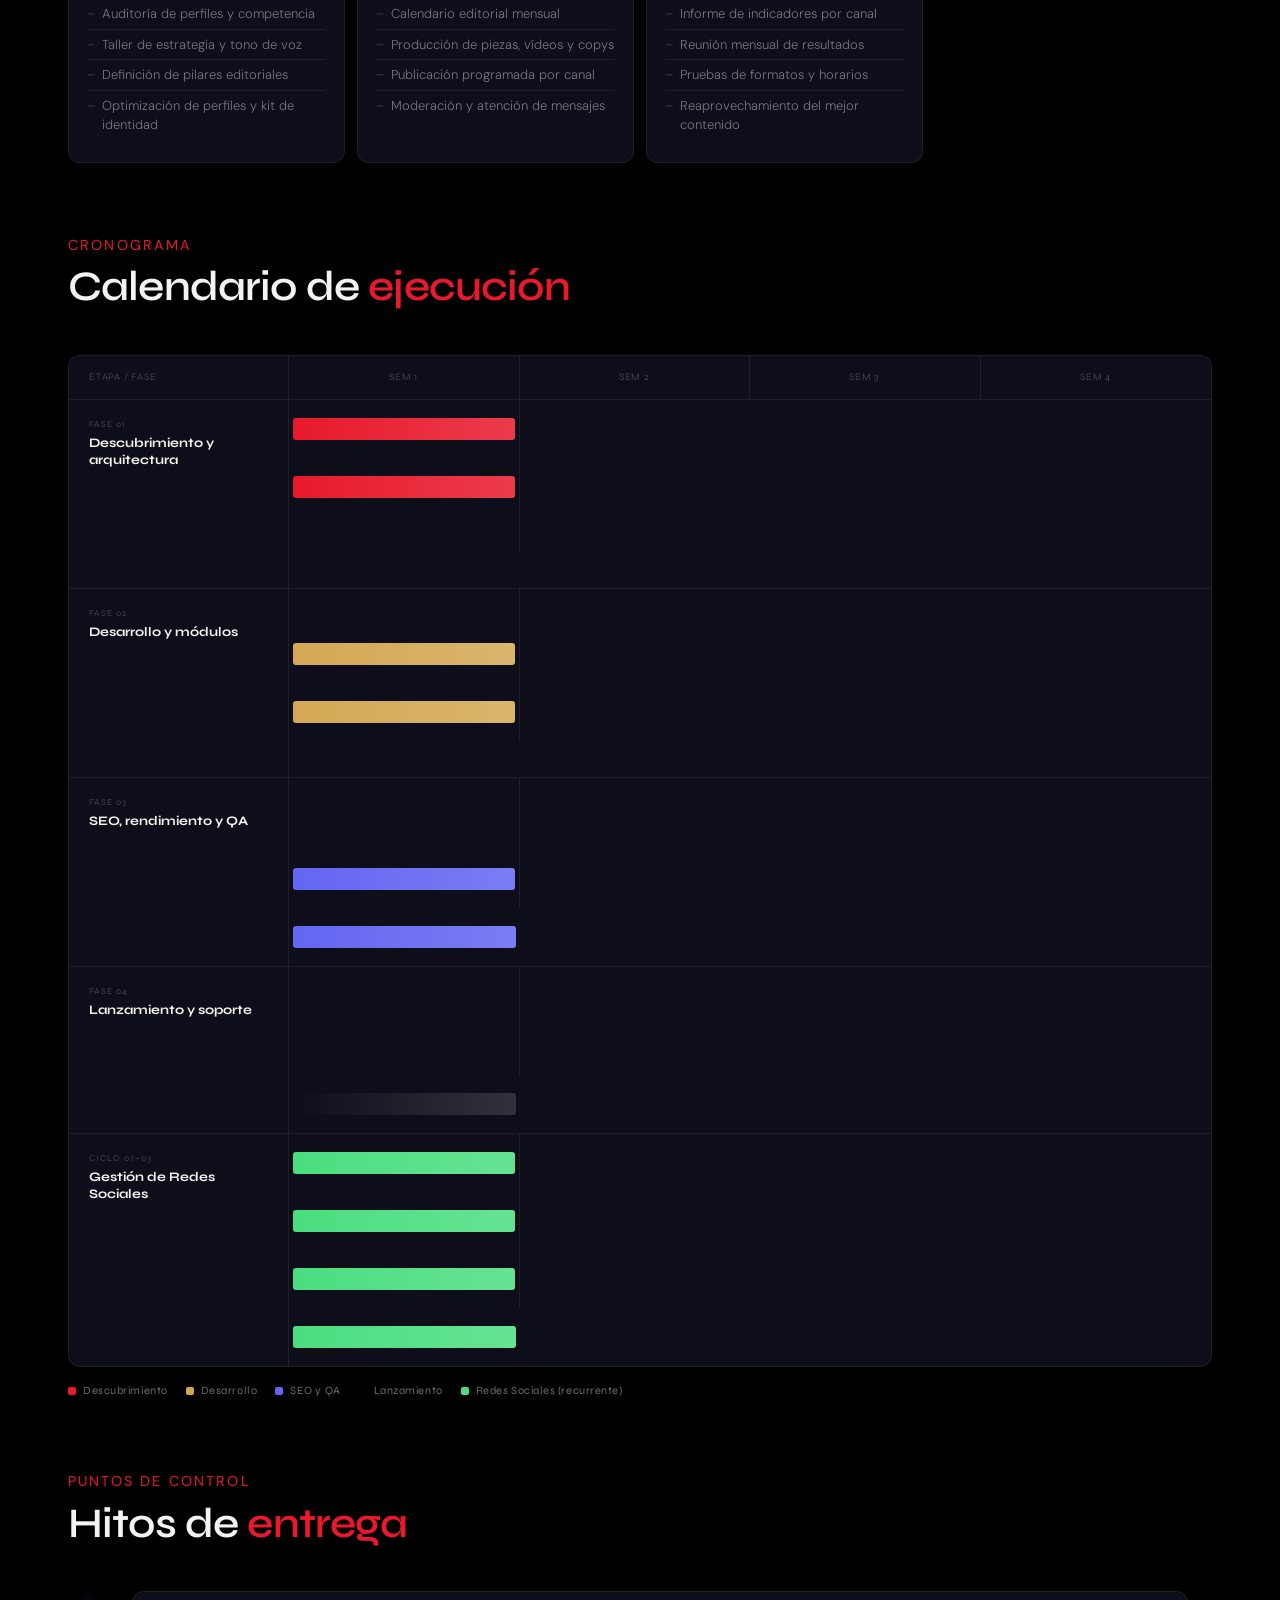
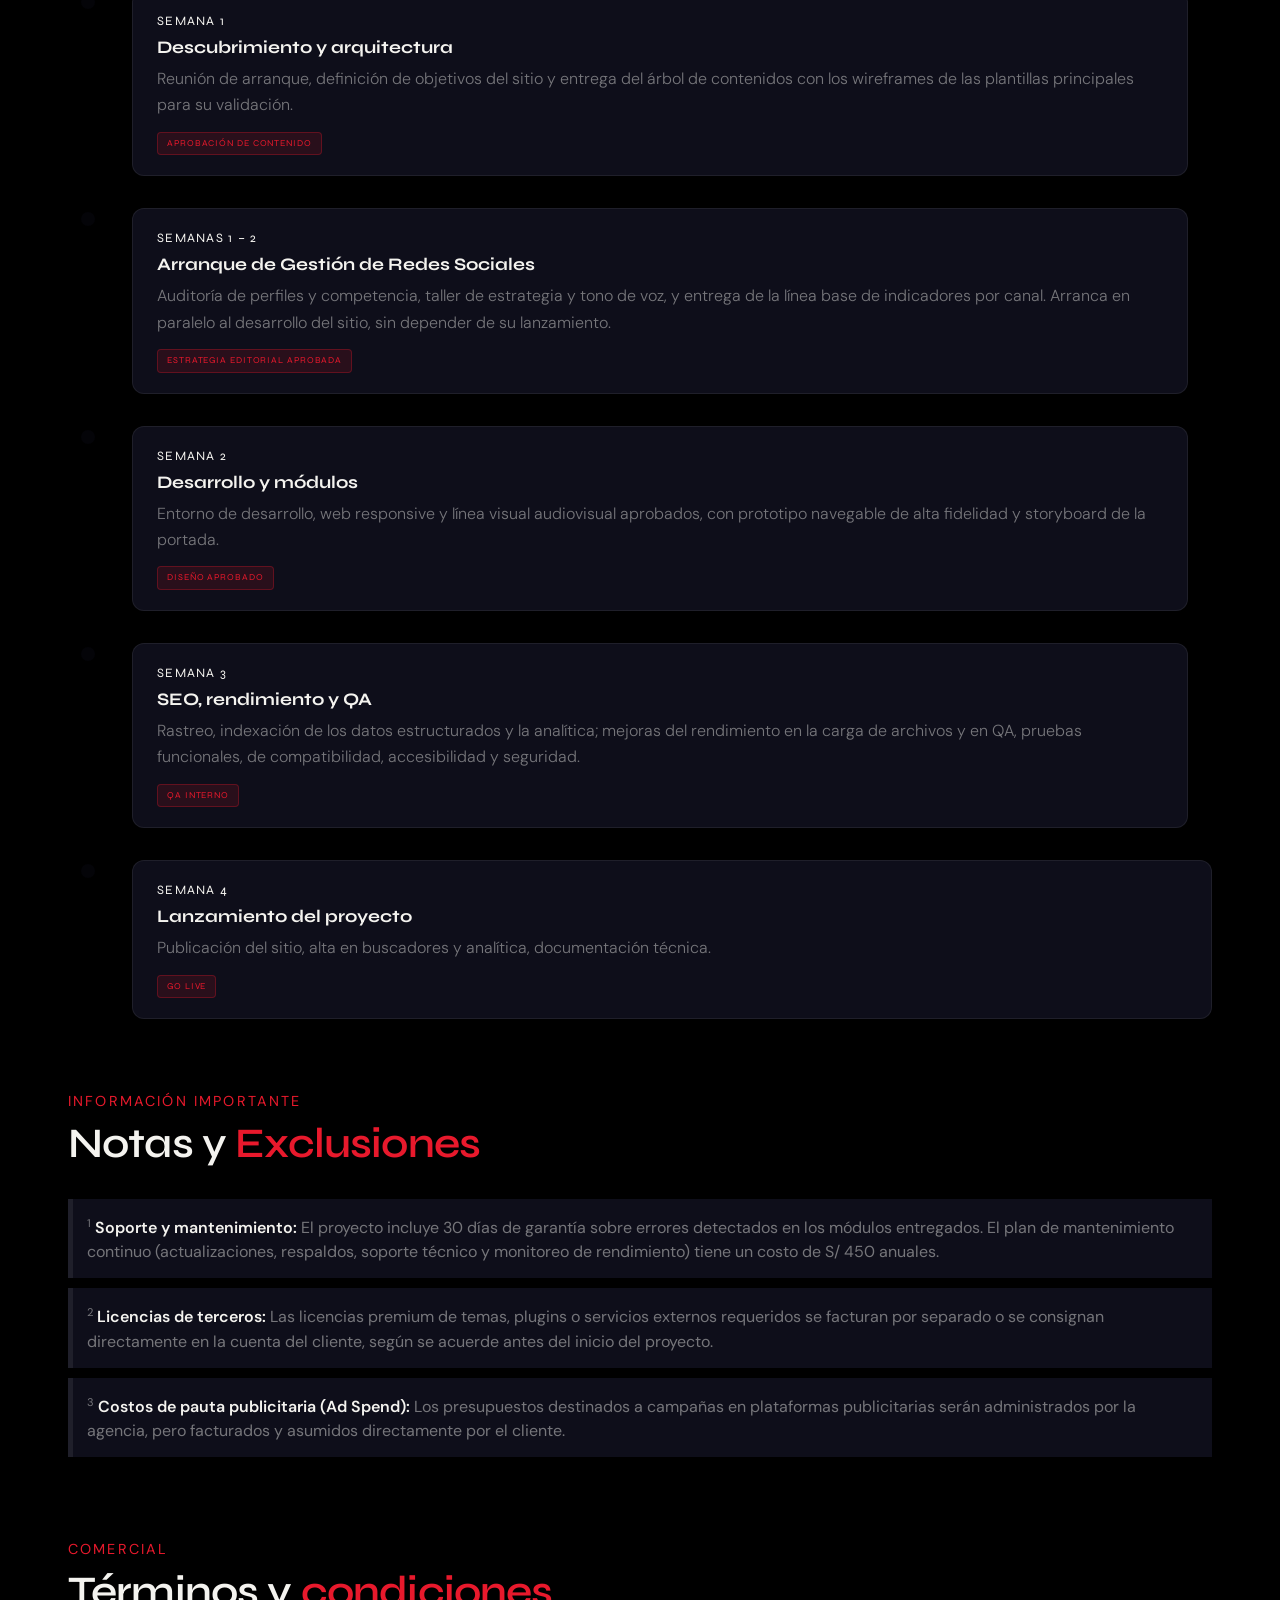
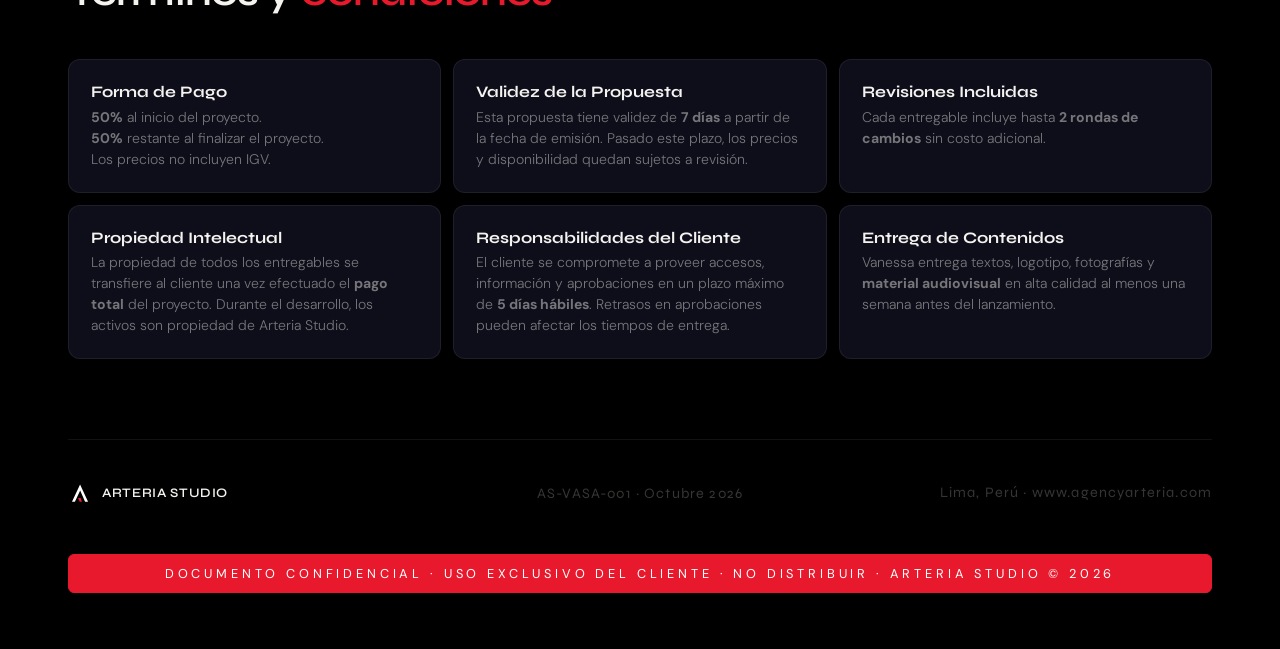
<file: quote/vanesa/index.html>
<!DOCTYPE html>
<html lang="es">
<head>
	<meta charset="UTF-8">
	<meta name="viewport" content="width=device-width, initial-scale=1.0">
	<meta name="author" content="Arteria Studio">
	<meta name="description" content="Propuesta de Arteria Studio para el ecosistema digital de Vanessa Sayas. Dos módulos: desarrollo de página web y gestión de redes sociales. Alcance por proceso, cronograma y condiciones comerciales.">
	<title>Cotización de Proyecto · Arteria Studio · Vanessa Sayas</title>
	<link rel="shortcut icon" href="https://agencyarteria.com/favicon.ico" type="image/x-icon">
	<link rel="preconnect" href="https://fonts.googleapis.com" />
	<link rel="preconnect" href="https://fonts.gstatic.com" crossorigin />
	<link href="https://fonts.googleapis.com/css2?family=Syne:wght@400;600;700;800&family=DM+Mono:wght@300;400;500&family=DM+Sans:ital,wght@0,300;0,400;0,500;1,300&display=swap" rel="stylesheet" />
	<!--link rel="stylesheet" href="http://cdn.jsdelivr.net/gh/FranciscoML/arteria@main/quote/app/styles.min.css" /-->
	<link rel="stylesheet" href="../app/styles.css" />
</head>
<body>
	
	<!-- ── TOP NAV ── -->
	<nav class="topbar">
		<div class="topbar-brand">
			<img class="brand-mark" src="../app/brand.svg" alt="Arteria Studio" data-fallback-src="../app/brand-01.png" width="32" height="32">
			<span class="brand-name">Arteria Studio</span>
		</div>
		<span class="topbar-ref">REF · AS-VASA-001</span>
		<div class="topbar-badge">
			<div class="status-dot"></div>
			Pendiente aprobación
		</div>
	</nav>

	<!-- MAIN CONTENT -->
	<div class="page">
		<div class="hero-glow"></div>

		<!-- ── 01 HERO ── -->
		<header class="hero">

			<div class="hero-eyebrow">Cotización de Proyecto · Ref. AS-VASA-001</div>

			<h1 class="hero-title">
				<span class="project-name">Vanessa Sayas</span>
				<span class="service-name">Ecosistema Digital</span>
			</h1>

			<p class="hero-sub">
				Plan de trabajo para el ecosistema digital de Vanessa, construido sobre dos módulos que operan como una sola estrategia: el sitio web como activo donde se concentra la demostración de su producción audiovisual, y la gestión de redes sociales como el canal que alimenta ese sitio de tráfico y contactos comerciales.
			</p>

			<div class="hero-pills">
				<span class="pill red">2 módulos · Ecosistema Digital</span>
				<span class="pill gold">8 + 7 procesos de entrega</span>
				<span class="pill cyan">4 semanas + operación mensual</span>
				<span class="pill">WordPress + Front-end a medida</span>
			</div>

			<div class="hero-meta">
				<div class="hero-meta-item">
					<div class="hero-meta-label">Destinatario</div>
					<div class="hero-meta-value">Vanessa Sayas</div>
				</div>
				<div class="hero-meta-item">
					<div class="hero-meta-label">Fecha</div>
					<div class="hero-meta-value">05 Octubre 2026</div>
				</div>
				<div class="hero-meta-item">
					<div class="hero-meta-label">Modalidad</div>
					<div class="hero-meta-value">50/50</div>
				</div>
				<div class="hero-meta-item">
					<div class="hero-meta-label">Cronograma</div>
					<div class="hero-meta-value">4 semanas + mensual</div>
				</div>
			</div>
		</header>

		<div class="confidential-strip">Documento confidencial · Uso exclusivo del cliente · No distribuir · Arteria Studio © 2026</div>

		<!-- ═══════════════════════════════════════════ -->
		<!-- MÓDULO 01 · DESARROLLO DE PÁGINA WEB -->
		<!-- ═══════════════════════════════════════════ -->
		<section class="section fade-in" style="animation-delay:.35s">
			<div class="section-label">Módulo 01 · Presencia Digital</div>
			<h2 class="section-title">Desarrollo de <span>Página web</span></h2>
			<p class="section-desc">
				Alcance de los procesos técnicos que demanda la puesta en marcha del sitio web de Vanessa, desde la arquitectura de información hasta el lanzamiento en producción. Cada línea corresponde a un proceso ejecutable, con entregable verificable.
			</p>

			<div class="table-wrap" style="margin-top:44px; overflow-x:auto;">
				<table class="budget-table">
					<thead>
						<tr>
							<th class="col-1">Proceso / Servicio</th>
						</tr>
					</thead>
					<tbody>						
						<tr>
							<td>
								<div class="table-title">Desarrollo front-end a medida <sup><small>1</small></sup></div>
								<div class="table-desc">Programación del entorno WordPress. Incluye maquetación responsive de las páginas aprobadas, menú móvil, animaciones de scroll, microinteracciones, diseño pixel-perfect y compatibilidad con los navegadores y dispositivos de mayor tráfico.</div>
							</td>
						</tr>
						<tr>
							<td>
								<div class="table-title">Módulo Portfolio Audiovisual</div>
								<div class="table-desc">Desarrollo del módulo central del sitio. Incluye galería con filtrado por categoría (video, motion graphics, fotografía y branding), ficha de proyecto con reproductor embebido y reproducción automática silenciosa, lightbox, carrusel horizontal de reels, ficha técnica con créditos del equipo y llamado a la acción por proyecto.</div>
							</td>
						</tr>
						<tr>
							<td>
								<div class="table-title">CMS y panel de autogestión</div>
								<div class="table-desc">Implementación de un gestor de contenidos en WordPress para que el equipo de Vanessa administre el sitio. Incluye tipos de contenido personalizados (proyectos, servicios, casos de éxito y testimonios), campos editables, roles y permisos, biblioteca multimedia optimizada y configuración inicial de seguridad.</div>
							</td>
						</tr>
						<tr>
							<td>
								<div class="table-title">Módulo editorial Blog</div>
								<div class="table-desc">Sección editorial para publicar artículos de marketing digital, aprendizajes de campaña y notas sobre producción audiovisual. Incluye categorías y etiquetas, autor, botón de compartir en redes, artículos relacionados, buscador interno y ficha de artículo con soporte para contenido enriquecido (video, galerías, incrustaciones y formularios).</div>
							</td>
						</tr>
						<tr>
							<td>
								<div class="table-title">Formularios, integraciones y automatización</div>
								<div class="table-desc">Formularios de contacto y solicitud de cotización conectados a correo corporativo, WhatsApp Business, CRM y/o plataforma externa. Incluye validación de campos, mensajes de éxito y error, notificación automática al equipo comercial y trazabilidad de origen del lead.</div>
							</td>
						</tr>
						<tr>
							<td>
								<div class="table-title">SEO técnico on-page y analítica</div>
								<div class="table-desc">Configuración técnica para buscadores: metadatos, títulos y descripciones por plantilla, estructura de URL, sitemap y robots.txt, etiquetas canónicas, alta en los servicios de Google.</div>
							</td>
						</tr>
						<tr>
							<td>
								<div class="table-title">Rendimiento, seguridad y accesibilidad</div>
								<div class="table-desc">Optimización de Core Web Vitals: minificación, combinación y carga diferida de recursos. Seguridad: HTTPS/SSL, firewall de aplicación, protección de formularios y hardening de WordPress. Accesibilidad nivel AA en contraste, tamaños y navegación por teclado.</div>
							</td>
						</tr>
						<tr>
							<td>
								<div class="table-title">Pruebas QA, capacitación y lanzamiento</div>
								<div class="table-desc">Pruebas funcionales y cross-device (escritorio, tablet y móvil), corrección de errores previa a la publicación, checklist de lanzamiento, publicación en producción y monitoreo inicial durante 15 días.</div>
							</td>
						</tr>
					</tbody>
				</table>
			</div>
		</section>

		<!-- ═══════════════════════════════════════════ -->
		<!-- MÓDULO 02 · GESTIÓN DE REDES SOCIALES -->
		<!-- ═══════════════════════════════════════════ -->
		<section class="section fade-in" style="animation-delay:.4s">
			<div class="section-label">Módulo 02 · Contenido y Audiencia</div>
			<h2 class="section-title">Gestión de <span>Redes Sociales</span></h2>
			<p class="section-desc">
				Alcance de los procesos que sostienen la presencia de Vanessa en redes sociales: del diagnóstico de la audiencia al ciclo mensual de producción, publicación y medición. Siete procesos que operan en paralelo al desarrollo del sitio y se mantienen de forma recurrente una vez publicado el sitio <sup><small>4</small></sup>.
			</p>

			<div class="table-wrap" style="margin-top:44px; overflow-x:auto;">
				<table class="budget-table">
					<thead>
						<tr>
							<th class="col-1">Proceso / Servicio</th>
						</tr>
					</thead>
					<tbody>
						<tr>
							<td>
								<div class="table-title">Diagnóstico y línea base de audiencia</div>
								<div class="table-desc">Auditoría de los perfiles de Instagram, Facebook y LinkedIn: revisión de métricas históricas, perfilamiento de la audiencia, análisis de competidores y diagnóstico de contenidos. Cierra con la entrega de la línea base de indicadores y un documento de oportunidades por canal.</div>
							</td>
						</tr>
						<tr>
							<td>
								<div class="table-title">Estrategia, tono de voz y pilares editoriales</div>
								<div class="table-desc">Definición de la estrategia de comunicación: posicionamiento frente a la competencia, diferenciadores, tono de voz, pilares editoriales, mensajes clave por tipo de audiencia y matriz de contenido. Incluye un taller de alineación con Vanessa y la validación conjunta de la línea editorial antes de producir.</div>
							</td>
						</tr>
						<tr>
							<td>
								<div class="table-title">Configuración y optimización de perfiles</div>
								<div class="table-desc">Adecuación de los perfiles para convertir visitas en contactos: nombre, biografía, enlace en bio, foto de portada, sección de destacados, datos de contacto, botón de llamada a la acción y alta en el directorio de categorías correspondiente. Incluye el diseño del kit de identidad y de la plantilla base de piezas.</div>
							</td>
						</tr>
						<tr>
							<td>
								<div class="table-title">Calendario editorial y producción de contenido</div>
								<div class="table-desc">Grilla mensual de publicaciones con pilares, formatos y fechas de publicación. Incluye la producción de piezas gráficas, piezas de vídeo y stories, la redacción de copys, la adaptación de cada pieza al formato y al canal, y el diseño bajo la línea visual de la marca.</div>
							</td>
						</tr>
						<tr>
							<td>
								<div class="table-title">Analítica social y reporte de desempeño</div>
								<div class="table-desc">Medición mensual de los indicadores por canal: alcance, impresiones, interacción, crecimiento de la comunidad, clics hacia el sitio y contactos generados. Incluye el informe mensual con lectura de resultados y hallazgos, y la reunión de presentación y ajuste de la línea de trabajo con Vanessa.</div>
							</td>
						</tr>
						<tr>
							<td>
								<div class="table-title">Optimización de contenidos y crecimiento orgánico</div>
								<div class="table-desc">Optimización de cada ciclo guiada por los datos: pruebas de formatos, horarios y piezas, identificación de los contenidos de mejor desempeño y su reaprovechamiento en otros formatos y canales, propuestas de colaboraciones con creadores del sector y ajuste de la estrategia en función de los resultados.</div>
							</td>
						</tr>
					</tbody>
				</table>
			</div>

			<div class="note-wrap" style="margin-top:24px;">
				<div class="note-box">
					<sup><small>4</small></sup> <strong>Continuidad del servicio:</strong> la Gestión de Redes Sociales es un servicio recurrente de periodicidad mensual, no una entrega única. El módulo comienza en simultaneidad con el desarrollo del sitio y se mantiene después del lanzamiento, con el objeto de alimentar el tráfico del Módulo 01 y sostener una audiencia propia.
				</div>
			</div>
		</section>

		<!-- ═══════════════════════════════════════════ -->
		<!-- GRAND TOTAL -->
		<!-- ═══════════════════════════════════════════ -->
		<div class="grand-total-block">
			<div class="grand-total-inner">
				<div>
					<div class="grand-total-label">Resumen financiero del proyecto</div>
					<div class="grand-total-title">Inversión Total del Proyecto</div>
					<div class="grand-total-note" style="margin-top: 16px;">Inversión desglosada por módulo<br>Duración: 4 semanas + servicio mensual · 2 módulos · Arteria Studio</div>
				</div>
				<div class="grand-total-amounts">
					<div class="amount-row">
						<span class="amount-label" style="white-space:normal;">Módulo 01 · Página web</span>
						<span class="amount-value" style="font-size:1.35rem;"><small style="font-size:.9rem">S/.</small> 1,800.00</span>
					</div>
					<div class="amount-row">
						<span class="amount-label" style="white-space:normal;">Módulo 02 · Redes sociales</span>
						<span class="amount-value" style="font-size:1.35rem;"><small style="font-size:.9rem">S/.</small> 1,800.00</span>
					</div>
					<div class="amount-row">
						<span class="amount-label">Subtotal</span>
						<span class="amount-value"><small>S/.</small> 3,600.00</span>
					</div>
					<div class="amount-row">
						<span class="amount-label">IGV 18%</span>
						<span class="amount-value"><small>S/.</small> 648.00</span>
					</div>
					<div class="amount-row" style="border-top: 2px solid var(--gold); padding-top:16px; margin-top:8px;">
						<span class="amount-label">TOTAL PROYECTO</span>
						<span class="amount-value highlight"><small>S/.</small> 4,248.00</span>
					</div>
				</div>
			</div>
		</div>

		<!-- ═══════════════════════════════════════════ -->
		<!-- PROCESO DE DESARROLLO -->
		<!-- ═══════════════════════════════════════════ -->
		<section class="section fade-in" style="animation-delay:.4s">
			<div class="section-label">Metodología</div>
			<h2 class="section-title">Proceso de <span>desarrollo</span></h2>
			<p class="section-desc">
				El Módulo 01 se ejecuta en cuatro fases secuenciales con puntos de aprobación definidos. Ninguna fase avanza a la siguiente sin la validación del cliente, lo que permite detectar desvíos a tiempo y proteger el calendario de cuatro semanas. El Módulo 02 corre en paralelo desde la primera semana y se prolonga como servicio mensual recurrente, por lo que se describe como un ciclo propio y no como una fase del proyecto web.
			</p>

			<p class="section-desc" style="color: var(--white); margin-top:28px;">
				<strong>Módulo 01 · Desarrollo de Página web</strong>
			</p>

			<div class="phases-grid four-one">
				<div class="phase-card" style="--phase-color: var(--phase1);">
					<div class="phase-card-num">Fase 01</div>
					<div class="phase-card-title">Descubrimiento y arquitectura</div>
					<div class="phase-card-days">Semanas 1 – 2</div>
					<ul class="phase-tasks">
						<li>Kick-off y reunión de alineación de objetivos</li>
						<li>Mapa de sitemap y árbol de contenidos</li>
						<li>Definición de métricas de conversión</li>
					</ul>
				</div>
				<div class="phase-card" style="--phase-color: var(--phase2);">
					<div class="phase-card-num">Fase 02</div>
					<div class="phase-card-title">Desarrollo y módulos</div>
					<div class="phase-card-days">Semanas 2 – 3</div>
					<ul class="phase-tasks">
						<li>Maquetación front-end de las plantillas</li>
						<li>Portfolio audiovisual y reproductor</li>
						<li>CMS, tipos de contenido y Blog</li>
						<li>Formularios e integraciones externas</li>
						<li>Carga de contenido inicial de Vanessa</li>
					</ul>
				</div>
				<div class="phase-card" style="--phase-color: var(--phase3);">
					<div class="phase-card-num">Fase 03</div>
					<div class="phase-card-title">SEO, rendimiento y QA</div>
					<div class="phase-card-days">Semanas 3 – 4</div>
					<ul class="phase-tasks">
						<li>SEO técnico y datos estructurados</li>
						<li>Optimización de Core Web Vitals</li>
						<li>SSL y respaldos automáticos</li>
						<li>Pruebas cross-device y corrección</li>
						<li>Analítica y eventos de conversión</li>
					</ul>
				</div>
				<div class="phase-card" style="--phase-color: var(--phase5);">
					<div class="phase-card-num">Fase 04</div>
					<div class="phase-card-title">Lanzamiento y soporte</div>
					<div class="phase-card-days">Semana 4</div>
					<ul class="phase-tasks">
						<li>Publicación en producción</li>
						<li>Alta en Search Console</li>
						<li>Alta en G. Analytics</li>
						<li>Entrega de credenciales</li>
						<li>30 días de garantía y monitoreo</li>
					</ul>
				</div>
			</div>

			<p class="section-desc" style="color: var(--white); margin-top:44px;">
				<strong>Módulo 02 · Gestión de Redes Sociales</strong>
			</p>

			<div class="phases-grid three-one">
				<div class="phase-card" style="--phase-color: var(--phase4);">
					<div class="phase-card-num">Ciclo 01</div>
					<div class="phase-card-title">Diagnóstico y arranque</div>
					<div class="phase-card-days">Semanas 1 – 2</div>
					<ul class="phase-tasks">
						<li>Auditoría de perfiles y competencia</li>
						<li>Taller de estrategia y tono de voz</li>
						<li>Definición de pilares editoriales</li>
						<li>Optimización de perfiles y kit de identidad</li>
					</ul>
				</div>
				<div class="phase-card" style="--phase-color: var(--phase4);">
					<div class="phase-card-num">Ciclo 02</div>
					<div class="phase-card-title">Producción y publicación</div>
					<div class="phase-card-days">Semana 3 en adelante</div>
					<ul class="phase-tasks">
						<li>Calendario editorial mensual</li>
						<li>Producción de piezas, vídeos y copys</li>
						<li>Publicación programada por canal</li>
						<li>Moderación y atención de mensajes</li>
					</ul>
				</div>
				<div class="phase-card" style="--phase-color: var(--phase4);">
					<div class="phase-card-num">Ciclo 03</div>
					<div class="phase-card-title">Medición y optimización</div>
					<div class="phase-card-days">Mensual · recurrente</div>
					<ul class="phase-tasks">
						<li>Informe de indicadores por canal</li>
						<li>Reunión mensual de resultados</li>
						<li>Pruebas de formatos y horarios</li>
						<li>Reaprovechamiento del mejor contenido</li>
					</ul>
				</div>
			</div>
		</section>

		<!-- ═══════════════════════════════════════════ -->
		<!-- CRONOGRAMA -->
		<!-- ═══════════════════════════════════════════ -->
		<section class="section fade-in" style="animation-delay:.45s">
			<div class="section-label">Cronograma</div>
			<h2 class="section-title">Calendario de <span>ejecución</span></h2>

			<div class="gantt-wrap">
				<div class="gantt-header grid-4-cols">
					<div class="gantt-header-label">Etapa / Fase</div>
					<div class="gantt-day">SEM 1</div>
					<div class="gantt-day">SEM 2</div>
					<div class="gantt-day">SEM 3</div>
					<div class="gantt-day">SEM 4</div>
				</div>

				<div class="gantt-row grid-4-cols">
					<div class="gantt-phase-info">
						<div class="phase-number">Fase 01</div>
						<div class="phase-name">Descubrimiento y arquitectura</div>
					</div>
					<div class="gantt-cells">
						<div class="gantt-cell show-mobile"><div class="gantt-bar p1" style="--delay:.1s"></div></div>
						<div class="gantt-cell show-mobile"><div class="gantt-bar p1" style="--delay:.1s"></div></div>
						<div class="gantt-cell"></div>
						<div class="gantt-cell"></div>
					</div>
				</div>

				<div class="gantt-row grid-4-cols">
					<div class="gantt-phase-info">
						<div class="phase-number">Fase 02</div>
						<div class="phase-name">Desarrollo y módulos</div>
					</div>
					<div class="gantt-cells">
						<div class="gantt-cell"></div>
						<div class="gantt-cell show-mobile"><div class="gantt-bar p2" style="--delay:.2s"></div></div>
						<div class="gantt-cell"><div class="gantt-bar p2" style="--delay:.2s"></div></div>
						<div class="gantt-cell"></div>
					</div>
				</div>

				<div class="gantt-row grid-4-cols">
					<div class="gantt-phase-info">
						<div class="phase-number">Fase 03</div>
						<div class="phase-name">SEO, rendimiento y QA</div>
					</div>
					<div class="gantt-cells">
						<div class="gantt-cell"></div>
						<div class="gantt-cell"></div>
						<div class="gantt-cell show-mobile"><div class="gantt-bar p3" style="--delay:.4s"></div></div>
						<div class="gantt-cell"><div class="gantt-bar p3" style="--delay:.4s"></div></div>
					</div>
				</div>

				<div class="gantt-row grid-4-cols">
					<div class="gantt-phase-info">
						<div class="phase-number">Fase 04</div>
						<div class="phase-name">Lanzamiento y soporte</div>
					</div>
					<div class="gantt-cells">
						<div class="gantt-cell"></div>
						<div class="gantt-cell"></div>
						<div class="gantt-cell"></div>
						<div class="gantt-cell show-mobile"><div class="gantt-bar p5" style="--delay:.5s"></div></div>
					</div>
				</div>

				<div class="gantt-row grid-4-cols">
					<div class="gantt-phase-info">
						<div class="phase-number">Ciclo 01–03</div>
						<div class="phase-name">Gestión de Redes Sociales</div>
					</div>
					<div class="gantt-cells">
						<div class="gantt-cell show-mobile"><div class="gantt-bar p4" style="--delay:.6s"></div></div>
						<div class="gantt-cell"><div class="gantt-bar p4" style="--delay:.6s"></div></div>
						<div class="gantt-cell"><div class="gantt-bar p4" style="--delay:.6s"></div></div>
						<div class="gantt-cell"><div class="gantt-bar p4" style="--delay:.6s"></div></div>
					</div>
				</div>
			</div>

			<div class="phase-legend">
				<div class="legend-item"><span class="legend-dot" style="background: var(--phase1);"></span> Descubrimiento</div>
				<div class="legend-item"><span class="legend-dot" style="background: var(--phase2);"></span> Desarrollo</div>
				<div class="legend-item"><span class="legend-dot" style="background: var(--phase3);"></span> SEO y QA</div>
				<div class="legend-item"><span class="legend-dot" style="background: var(--phase5);"></span> Lanzamiento</div>
				<div class="legend-item"><span class="legend-dot" style="background: var(--phase4);"></span> Redes Sociales (recurrente)</div>
			</div>
		</section>

		<!-- ═══════════════════════════════════════════ -->
		<!-- HITOS -->
		<!-- ═══════════════════════════════════════════ -->
		<section class="section fade-in" style="animation-delay:.5s">
			<div class="section-label">Puntos de control</div>
			<h2 class="section-title">Hitos de <span>entrega</span></h2>

			<div class="milestones">
				<div class="milestone-item" style="--dot-color: var(--phase1);">
					<div class="milestone-dot-wrap"><div class="milestone-dot"></div></div>
					<div class="milestone-body">
						<div class="milestone-day">Semana 1</div>
						<div class="milestone-title">Descubrimiento y arquitectura</div>
						<div class="milestone-desc">Reunión de arranque, definición de objetivos del sitio y entrega del árbol de contenidos con los wireframes de las plantillas principales para su validación.</div>
						<div class="milestone-badge"><span class="checkpoint-tag">Aprobación de contenido</span></div>
					</div>
					<div class="milestone-connector"></div>
				</div>

				<div class="milestone-item" style="--dot-color: var(--phase4);">
					<div class="milestone-dot-wrap"><div class="milestone-dot"></div></div>
					<div class="milestone-body">
						<div class="milestone-day">Semanas 1 – 2</div>
						<div class="milestone-title">Arranque de Gestión de Redes Sociales</div>
						<div class="milestone-desc">Auditoría de perfiles y competencia, taller de estrategia y tono de voz, y entrega de la línea base de indicadores por canal. Arranca en paralelo al desarrollo del sitio, sin depender de su lanzamiento.</div>
						<div class="milestone-badge"><span class="checkpoint-tag">Estrategia editorial aprobada</span></div>
					</div>
					<div class="milestone-connector"></div>
				</div>

				<div class="milestone-item" style="--dot-color: var(--phase2);">
					<div class="milestone-dot-wrap"><div class="milestone-dot"></div></div>
					<div class="milestone-body">
						<div class="milestone-day">Semana 2</div>
						<div class="milestone-title">Desarrollo y módulos</div>
						<div class="milestone-desc">Entorno de desarrollo, web responsive y línea visual audiovisual aprobados, con prototipo navegable de alta fidelidad y storyboard de la portada.</div>
						<div class="milestone-badge"><span class="checkpoint-tag">Diseño aprobado</span></div>
					</div>
					<div class="milestone-connector"></div>
				</div>

				<div class="milestone-item" style="--dot-color: var(--phase3);">
					<div class="milestone-dot-wrap"><div class="milestone-dot"></div></div>
					<div class="milestone-body">
						<div class="milestone-day">Semana 3</div>
						<div class="milestone-title">SEO, rendimiento y QA</div>
						<div class="milestone-desc">Rastreo, indexación de los datos estructurados y la analítica; mejoras del rendimiento en la carga de archivos y en QA, pruebas funcionales, de compatibilidad, accesibilidad y seguridad.</div>
						<div class="milestone-badge"><span class="checkpoint-tag">QA interno</span></div>
					</div>
					<div class="milestone-connector"></div>
				</div>

				<div class="milestone-item" style="--dot-color: var(--phase4);">
					<div class="milestone-dot-wrap"><div class="milestone-dot"></div></div>
					<div class="milestone-body">
						<div class="milestone-day">Semana 4</div>
						<div class="milestone-title">Lanzamiento del proyecto</div>
						<div class="milestone-desc">Publicación del sitio, alta en buscadores y analítica, documentación técnica.</div>
						<div class="milestone-badge"><span class="checkpoint-tag">Go live</span></div>
					</div>
				</div>
			</div>
		</section>

		<section class="section fade-in" style="animation-delay:.25s">
			<div class="section-label">Información importante</div>
			<h2 class="section-title">Notas y <span>Exclusiones</span></h2>

			<div class="note-wrap">
				<div class="note-box">
					<sup><small>1</small></sup> <strong>Soporte y mantenimiento:</strong> El proyecto incluye 30 días de garantía sobre errores detectados en los módulos entregados. El plan de mantenimiento continuo (actualizaciones, respaldos, soporte técnico y monitoreo de rendimiento) tiene un costo de S/ 450 anuales.
				</div>
				<div class="note-box">
					<sup><small>2</small></sup> <strong>Licencias de terceros:</strong> Las licencias premium de temas, plugins o servicios externos requeridos se facturan por separado o se consignan directamente en la cuenta del cliente, según se acuerde antes del inicio del proyecto.
				</div>
				<div class="note-box">
					<sup><small>3</small></sup> <strong>Costos de pauta publicitaria (Ad Spend):</strong> Los presupuestos destinados a campañas en plataformas publicitarias serán administrados por la agencia, pero facturados y asumidos directamente por el cliente.
				</div>
			</div>
		</section>

		<section class="section fade-in" style="animation-delay:.35s">
			<div class="section-label">Comercial</div>
			<h2 class="section-title">Términos y <span>condiciones</span></h2>

			<div class="deliverables-grid">
				<div class="deliverable-card">
					<div>
						<div class="deliverable-name">Forma de Pago</div>
						<div class="deliverable-detail">
							<strong>50%</strong> al inicio del proyecto.<br>
							<strong>50%</strong> restante al finalizar el proyecto.<br>
							Los precios no incluyen IGV.
						</div>
					</div>
				</div>
				<div class="deliverable-card">
					<div>
						<div class="deliverable-name">Validez de la Propuesta</div>
						<div class="deliverable-detail">Esta propuesta tiene validez de <strong>7 días</strong> a partir de la fecha de emisión. Pasado este plazo, los precios y disponibilidad quedan sujetos a revisión.</div>
					</div>
				</div>
				<div class="deliverable-card">
					<div>
						<div class="deliverable-name">Revisiones Incluidas</div>
						<div class="deliverable-detail">Cada entregable incluye hasta <strong>2 rondas de cambios</strong> sin costo adicional.</div>
					</div>
				</div>
				<div class="deliverable-card">
					<div>
						<div class="deliverable-name">Propiedad Intelectual</div>
						<div class="deliverable-detail">La propiedad de todos los entregables se transfiere al cliente una vez efectuado el <strong>pago total</strong> del proyecto. Durante el desarrollo, los activos son propiedad de Arteria Studio.</div>
					</div>
				</div>
				<div class="deliverable-card">
					<div>
						<div class="deliverable-name">Responsabilidades del Cliente</div>
						<div class="deliverable-detail">El cliente se compromete a proveer accesos, información y aprobaciones en un plazo máximo de <strong>5 días hábiles</strong>. Retrasos en aprobaciones pueden afectar los tiempos de entrega.</div>
					</div>
				</div>
				<div class="deliverable-card">
					<div>
						<div class="deliverable-name">Entrega de Contenidos</div>
						<div class="deliverable-detail">Vanessa entrega textos, logotipo, fotografías y <strong>material audiovisual</strong> en alta calidad al menos una semana antes del lanzamiento.</div>
					</div>
				</div>
			</div>
		</section>

		<!-- ── FOOTER ── -->
		<footer class="footer fade-in" style="animation-delay:.55s">
			<div class="footer-brand">
				<img class="footer-brand-mark" src="../app/brand.svg" alt="Arteria Studio" data-fallback-src="../app/brand-01.png" width="24" height="24">
				<span class="footer-brand-name">Arteria Studio</span>
			</div>
			<div class="footer-center">
				AS-VASA-001 · Octubre 2026
			</div>
			<div class="footer-right">
				Lima, Perú · <a href="https://www.agencyarteria.com" target="_blank">www.agencyarteria.com</a>
			</div>
			<div class="confidential-strip">
				Documento confidencial · Uso exclusivo del cliente · No distribuir · Arteria Studio © 2026
			</div>
		</footer>
	</div>
<script src="../app/scripts.js"></script>
</body>
</html>
</file>
<file: quote/app/styles.css>
/*
Arteria Studio — Cotización
agencyarteria.com
*/

/* ── TOKENS ───────────────────────────────── */
:root {
	--bg: #040408;
	--bg2: #0e0e1a;
	--bg3: #13131f;
	--black: #000;
	--border: rgba(255,255,255,.07);
	--border2: rgba(255,255,255,.12);
	--red: #e8192c;
	--red-dim: rgba(232,25,44,.12);
	--white: #f4f3ef;
	--muted: rgba(244,243,239,.45);
	--muted2: rgba(244,243,239,.22);
	--gold: #c9953a;
	--gold-light: #e8c97a;
	--phase1: #e8192c;
	--phase2: #d4a853;
	--phase3: #6366f1;
	--phase4: #4ade80;
	--r: 6px;
	--r2: 12px;
	--gutter: clamp(16px, 4vw, 28px);
	--font-primary: 'DM Sans', sans-serif;
	--font-secondary: 'Syne', sans-serif;
}

/* Color de fase (usado por tarjetas, barras, hitos y leyenda) */
.p1 { --c: var(--phase1); }
.p2 { --c: var(--phase2); }
.p3 { --c: var(--phase3); }
.p4 { --c: var(--phase4); }

/* ── RESET ────────────────────────────────── */
*, *::before, *::after { box-sizing: border-box; margin: 0; padding: 0; }
html { scroll-behavior: smooth; -webkit-text-size-adjust: 100%; }
body {
	font-family: var(--font-primary);
	background: var(--black);
	color: var(--white);
	line-height: 1.5;
	overflow-x: hidden;
	-webkit-font-smoothing: antialiased;
}
img { display: block; max-width: 100%; height: auto; }

/* Cuadrícula + ruido de fondo */
body::before {
	content: '';
	position: fixed;
	inset: 0;
	background-image:
		linear-gradient(rgba(201,149,58,.04) 1px, transparent 1px),
		linear-gradient(90deg, rgba(201,149,58,.04) 1px, transparent 1px);
	background-size: 60px 60px;
	pointer-events: none;
	z-index: 0;
}
body::after {
	content: '';
	position: fixed;
	inset: 0;
	background: url("data:image/svg+xml,%3Csvg viewBox='0 0 256 256' xmlns='http://www.w3.org/2000/svg'%3E%3Cfilter id='n'%3E%3CfeTurbulence type='fractalNoise' baseFrequency='0.9' numOctaves='4' stitchTiles='stitch'/%3E%3C/filter%3E%3Crect width='100%25' height='100%25' filter='url(%23n)' opacity='0.04'/%3E%3C/svg%3E");
	opacity: .35;
	pointer-events: none;
	z-index: 0;
}

/* ── LAYOUT ───────────────────────────────── */
.page {
	position: relative;
	z-index: 1;
	width: 100%;
	max-width: 1200px;
	margin: 0 auto;
	padding: 0 var(--gutter) 28px;
}

/* ── ANIMACIONES ──────────────────────────── */
@keyframes fadeUp {
	from { opacity: 0; transform: translateY(28px); }
	to   { opacity: 1; transform: translateY(0); }
}
@keyframes pulse-dot {
	0%, 100% { opacity: 1; transform: scale(1); }
	50%      { opacity: .4; transform: scale(.6); }
}
@keyframes bar-fill { from { width: 0; } }
@keyframes shimmer {
	0%   { background-position: -200% center; }
	100% { background-position: 200% center; }
}

.fade-in { opacity: 0; animation: fadeUp .7s ease .2s forwards; }

/* ── TOPBAR ───────────────────────────────── */
.topbar {
	position: sticky;
	top: 0;
	z-index: 100;
	display: flex;
	align-items: center;
	justify-content: space-between;
	flex-wrap: wrap;
	gap: 8px 16px;
	padding: 16px var(--gutter);
	background: var(--black);
	border-bottom: 1px solid var(--border);
	backdrop-filter: blur(18px);
}
.topbar-brand { display: flex; align-items: center; gap: 10px; min-width: 0; }

/* <img> y no background-image: los fondos no se imprimen por defecto */
.brand-mark {
	width: 32px;
	height: 32px;
	flex-shrink: 0;
	object-fit: contain;
	object-position: left center;
}
.brand-name {
	font-family: var(--font-secondary);
	font-weight: 600;
	font-size: 15px;
	letter-spacing: .04em;
	text-transform: uppercase;
}
.topbar-ref {
	font-size: 11px;
	letter-spacing: .08em;
	color: var(--muted);
}
.topbar-badge {
	display: flex;
	align-items: center;
	gap: 6px;
	font-size: 11px;
	letter-spacing: .05em;
	color: var(--red);
	background: var(--red-dim);
	border: 1px solid rgba(232,25,44,.3);
	padding: 5px 10px;
	border-radius: 20px;
	white-space: nowrap;
}
.status-dot {
	width: 6px;
	height: 6px;
	background: var(--red);
	border-radius: 50%;
	animation: pulse-dot 1.6s ease-in-out infinite;
}

/* ── SECCIONES ────────────────────────────── */
.section { padding: clamp(48px, 8vw, 72px) 0 0; }

.section-label {
	font-size: .9rem;
	letter-spacing: .15em;
	text-transform: uppercase;
	color: var(--red);
	margin-bottom: 8px;
}
.section-title {
	font-family: var(--font-secondary);
	font-weight: 600;
	font-size: clamp(26px, 4vw, 42px);
	line-height: 1.1;
	letter-spacing: -.02em;
	overflow-wrap: break-word;
}
.section-title span { color: var(--red); }
.section-desc {
	margin-top: 8px;
	font-size: 1rem;
	line-height: 1.55;
	color: var(--muted);
}

/* ── HERO ─────────────────────────────────── */
.hero {
	position: relative;
	overflow: hidden;
	padding: clamp(48px, 10vw, 80px) 0 clamp(40px, 8vw, 64px);
}
.hero-glow {
	position: absolute;
	top: -120px;
	right: -200px;
	width: 700px;
	height: 700px;
	background: radial-gradient(circle, rgba(232,25,44,.12) 0%, transparent 65%);
	pointer-events: none;
}
.hero-eyebrow {
	display: inline-flex;
	align-items: center;
	gap: 8px;
	max-width: 100%;
	margin-bottom: 28px;
	padding: 6px 14px;
	font-family: var(--font-secondary);
	font-size: 11px;
	letter-spacing: .12em;
	text-transform: uppercase;
	color: var(--muted);
	background: var(--bg3);
	border: 1px solid var(--border2);
	border-radius: 20px;
	animation: fadeUp .5s ease .1s both;
}
.hero-eyebrow::before {
	content: '';
	flex-shrink: 0;
	width: 5px;
	height: 5px;
	background: var(--gold);
	border-radius: 50%;
}
.hero-title {
	font-family: var(--font-secondary);
	font-weight: 600;
	font-size: clamp(36px, 7vw, 86px);
	line-height: .95;
	letter-spacing: -.03em;
	overflow-wrap: anywhere;
	animation: fadeUp .6s ease .2s both;
}
.hero-title .project-name { display: block; }
.hero-title .service-name {
	display: block;
	margin-top: .1em;
	font-size: clamp(30px, 6vw, 64px);
	color: var(--red);
	-webkit-text-stroke: 1px var(--red);
}
.hero-sub {
	max-width: 800px;
	margin-top: 28px;
	font-size: clamp(1rem, 2.5vw, 1.1rem);
	font-weight: 300;
	line-height: 1.7;
	color: var(--muted);
	animation: fadeUp .6s ease .3s both;
}
.hero-meta {
	display: grid;
	grid-template-columns: repeat(auto-fit, minmax(150px, 1fr));
	gap: 24px clamp(20px, 4vw, 48px);
	margin-top: 36px;
}
.hero-meta-item {
	min-width: 0;
	padding-top: 12px;
	border-top: 1px solid rgba(201,149,58,.3);
}
.hero-meta-label {
	margin-bottom: 4px;
	font-family: var(--font-secondary);
	font-size: .8rem;
	letter-spacing: .2em;
	text-transform: uppercase;
	color: var(--gold);
}
.hero-meta-value { font-size: 1rem; font-weight: 500; color: var(--muted); }

/* ── CINTA CONFIDENCIAL ───────────────────── */
.confidential-strip {
	grid-column: 1 / -1;
	margin: 28px 0;
	padding: 9px 12px;
	font-size: .8rem;
	letter-spacing: .3em;
	text-transform: uppercase;
	text-align: center;
	color: #fff;
	background: var(--red);
	border: 1px solid var(--red);
	border-radius: var(--r);
}

/* ── TABLA DE PRESUPUESTO ─────────────────── */
.table-wrap {
	margin-top: clamp(28px, 5vw, 44px);
	background: var(--bg2);
	border: 1px solid var(--border);
	border-radius: var(--r2);
	overflow: hidden;
}
.budget-table { width: 100%; border-collapse: collapse; }
.budget-table th {
	padding: 14px clamp(16px, 4vw, 24px);
	text-align: left;
	font-family: var(--font-secondary);
	font-size: .8rem;
	letter-spacing: .1em;
	text-transform: uppercase;
	color: var(--muted);
	border-bottom: 1px solid var(--border);
}
.budget-table td {
	padding: clamp(18px, 4vw, 28px) clamp(16px, 4vw, 24px);
	vertical-align: top;
	border-bottom: 1px solid var(--border);
}
.budget-table tbody tr:last-child td { border-bottom: 0; }

.table-title {
	font-family: var(--font-secondary);
	font-weight: 700;
	font-size: 1.05rem;
	letter-spacing: .02em;
	text-transform: uppercase;
	margin-bottom: 6px;
}
.table-desc {
	margin-top: 6px;
	font-size: .95rem;
	font-weight: 300;
	line-height: 1.6;
	color: var(--muted);
}
.table-lead { max-width: 62ch; }

.table-list { list-style: none; margin-top: 18px; }
.table-list li {
	display: grid;
	grid-template-columns: minmax(150px, 220px) 1fr;
	gap: 6px 24px;
	padding: 13px 0;
	border-top: 1px solid var(--border);
}
.table-list li > * { min-width: 0; overflow-wrap: break-word; }
.table-list strong {
	padding-top: 4px;
	font-family: var(--font-secondary);
	font-size: .75rem;
	font-weight: 600;
	letter-spacing: .1em;
	text-transform: uppercase;
	color: var(--white);
}
.table-meta {
	display: inline-block;
	margin-top: 16px;
	padding: 5px 10px;
	font-family: var(--font-secondary);
	font-size: .72rem;
	letter-spacing: .1em;
	text-transform: uppercase;
	color: var(--gold);
	background: rgba(201,149,58,.08);
	border: 1px solid rgba(201,149,58,.35);
	border-radius: 4px;
}
.table-price {
	display: flex;
	align-items: baseline;
	justify-content: flex-end;
	gap: 6px;
	margin-top: 24px;
	padding-top: 18px;
	font-weight: 700;
	font-size: clamp(1.25rem, 4vw, 1.5rem);
	line-height: 1;
	color: var(--gold-light);
	border-top: 1px solid rgba(201,149,58,.3);
}
.table-price::before {
	content: 'Total';
	margin-right: auto;
	font-family: var(--font-secondary);
	font-size: .75rem;
	font-weight: 600;
	letter-spacing: .18em;
	text-transform: uppercase;
	color: var(--gold);
}
.table-price small { font-size: .65em; font-weight: 500; opacity: .6; }

/* ── TOTAL GENERAL ────────────────────────── */
.grand-total-block {
	position: relative;
	margin-top: 48px;
	padding: clamp(24px, 5vw, 48px);
	background: var(--bg2);
	border: 1px solid var(--border);
	border-radius: var(--r2);
	overflow: hidden;
}
.grand-total-block::before {
	content: '';
	position: absolute;
	inset: 0;
	background: radial-gradient(ellipse 50% 80% at 90% 50%, rgba(201,149,58,.1) 0%, transparent 60%);
	pointer-events: none;
}
.grand-total-inner {
	position: relative;
	z-index: 1;
	display: grid;
	grid-template-columns: 1fr minmax(280px, 360px);
	gap: 32px 40px;
	align-items: end;
}
.grand-total-label {
	margin-bottom: 12px;
	font-family: var(--font-secondary);
	font-size: clamp(.75rem, 2vw, 1rem);
	letter-spacing: .22em;
	text-transform: uppercase;
	color: var(--gold);
}
.grand-total-title {
	margin-bottom: 6px;
	font-size: clamp(18px, 3vw, 28px);
	font-weight: 700;
}
.grand-total-note { margin-top: 16px; font-size: 1rem; line-height: 1.7; color: var(--muted); }

.amount-row {
	display: flex;
	flex-wrap: wrap;
	justify-content: space-between;
	align-items: baseline;
	gap: 4px 24px;
	margin-bottom: 8px;
	padding-bottom: 8px;
	border-bottom: 1px solid rgba(201,149,58,.15);
}
.amount-row:last-child { margin-bottom: 0; padding-bottom: 0; border-bottom: 0; }
.amount-row.total { margin-top: 8px; padding-top: 16px; border-top: 2px solid var(--gold); }
.amount-label {
	font-size: .8rem;
	letter-spacing: .13em;
	text-transform: uppercase;
	color: rgba(245,240,232,.45);
}
.amount-value { font-weight: 600; font-size: clamp(20px, 4vw, 26px); line-height: 1; white-space: nowrap; }
.amount-value small { font-size: .7em; opacity: .5; }
.amount-value.highlight { font-size: clamp(26px, 6vw, 34px); font-weight: 700; color: var(--gold-light); }

/* ── FASES (tarjetas) ─────────────────────── */
.phases-grid {
	display: grid;
	grid-template-columns: repeat(4, 1fr);
	gap: 12px;
	margin-top: clamp(28px, 5vw, 44px);
}
.phase-card {
	position: relative;
	min-width: 0;
	padding: 22px 18px;
	background: var(--bg2);
	border: 1px solid var(--border);
	border-radius: var(--r2);
	overflow: hidden;
	transition: border-color .25s, transform .25s;
}
.phase-card::before {
	content: '';
	position: absolute;
	inset: 0 0 auto 0;
	height: 3px;
	background: var(--c);
}
.phase-card-num {
	margin-bottom: 10px;
	font-family: var(--font-secondary);
	font-size: 12px;
	letter-spacing: .12em;
	text-transform: uppercase;
	color: var(--muted2);
}
.phase-card-title {
	margin-bottom: 6px;
	font-family: var(--font-secondary);
	font-weight: 700;
	font-size: 1rem;
	line-height: 1.3;
}
.phase-card-days {
	display: inline-block;
	margin-bottom: 14px;
	padding: 3px 8px;
	font-family: var(--font-secondary);
	font-size: 12px;
	color: var(--c);
	background: color-mix(in srgb, var(--c) 12%, transparent);
	border: 1px solid color-mix(in srgb, var(--c) 30%, transparent);
	border-radius: 4px;
}
.phase-tasks { list-style: none; }
.phase-tasks li {
	display: flex;
	align-items: flex-start;
	gap: 7px;
	padding: 5px 0;
	font-size: 13px;
	font-weight: 300;
	line-height: 1.5;
	color: var(--muted);
	border-bottom: 1px solid var(--border);
}
.phase-tasks li:last-child { border-bottom: 0; }
.phase-tasks li::before {
	content: '—';
	flex-shrink: 0;
	margin-top: 2px;
	font-size: 10px;
	color: var(--c);
	opacity: .7;
}

/* ── GANTT ────────────────────────────────── */
.gantt-wrap {
	margin-top: clamp(28px, 5vw, 44px);
	background: var(--bg2);
	border: 1px solid var(--border);
	border-radius: var(--r2);
	overflow: hidden;
}
.gantt-header,
.gantt-row {
	display: grid;
	grid-template-columns: minmax(150px, 220px) repeat(4, 1fr);
}
.gantt-header { border-bottom: 1px solid var(--border); }
.gantt-header-label,
.gantt-day {
	padding: 14px 8px;
	font-family: var(--font-secondary);
	font-size: 10px;
	letter-spacing: .08em;
	text-transform: uppercase;
	color: var(--muted2);
	border-right: 1px solid var(--border);
}
.gantt-header-label { padding-left: 20px; }
.gantt-day { text-align: center; }
.gantt-day:last-child { border-right: 0; }

.gantt-row { border-bottom: 1px solid var(--border); transition: background .2s; }
.gantt-row:last-child { border-bottom: 0; }
.gantt-row:hover { background: rgba(255,255,255,.02); }

.gantt-phase-info { padding: 18px 20px; border-right: 1px solid var(--border); }
.phase-number {
	margin-bottom: 4px;
	font-family: var(--font-secondary);
	font-size: 9px;
	letter-spacing: .12em;
	text-transform: uppercase;
	color: var(--muted2);
}
.phase-name {
	font-family: var(--font-secondary);
	font-weight: 700;
	font-size: 13px;
	line-height: 1.3;
}
.gantt-cell { position: relative; padding: 18px 4px; border-right: 1px solid var(--border); }
.gantt-cell:last-child { border-right: 0; }
.gantt-cell::before { display: none; }   /* etiqueta de semana: solo en móvil */

.gantt-bar {
	position: relative;
	width: 100%;
	height: 22px;
	background: var(--c);
	border-radius: 3px;
	overflow: hidden;
	animation: bar-fill .9s cubic-bezier(.22,1,.36,1) backwards;
}
.gantt-bar.p1 { animation-delay: .1s; }
.gantt-bar.p2 { animation-delay: .2s; }
.gantt-bar.p3 { animation-delay: .4s; }
.gantt-bar.p4 { animation-delay: .5s; }
.gantt-bar::after {
	content: '';
	position: absolute;
	inset: 0;
	background: linear-gradient(90deg, transparent 0%, rgba(255,255,255,.15) 50%, transparent 100%);
	background-size: 200% 100%;
	animation: shimmer 2.5s linear infinite;
}

.phase-legend { display: flex; flex-wrap: wrap; gap: 10px 18px; margin-top: 16px; }
.legend-item {
	display: flex;
	align-items: center;
	gap: 7px;
	font-family: var(--font-secondary);
	font-size: 11px;
	letter-spacing: .05em;
	color: var(--muted);
}
.legend-dot { width: 8px; height: 8px; flex-shrink: 0; background: var(--c); border-radius: 2px; }

/* ── HITOS ────────────────────────────────── */
.milestones { position: relative; margin-top: clamp(28px, 5vw, 44px); }
.milestones-line {
	position: absolute;
	top: 0;
	bottom: 0;
	left: 19px;
	width: 1px;
	background: linear-gradient(to bottom, var(--red), var(--gold), var(--phase4));
	opacity: .4;
}
.milestone-item {
	position: relative;
	display: flex;
	gap: clamp(12px, 3vw, 24px);
	padding-bottom: 32px;
}
.milestone-item:last-child { padding-bottom: 0; }
.milestone-dot-wrap {
	display: flex;
	justify-content: center;
	flex-shrink: 0;
	width: 40px;
	padding-top: 4px;
}
.milestone-dot {
	position: relative;
	z-index: 1;
	width: 14px;
	height: 14px;
	background: var(--bg);
	border: 2px solid var(--c);
	border-radius: 50%;
}
.milestone-dot::after {
	content: '';
	position: absolute;
	inset: 2px;
	background: var(--c);
	border-radius: 50%;
}
.milestone-body {
	flex: 1;
	min-width: 0;
	padding: clamp(16px, 4vw, 20px) clamp(16px, 4vw, 24px);
	background: var(--bg2);
	border: 1px solid var(--border);
	border-radius: var(--r2);
	transition: border-color .25s;
}
.milestone-body:hover { border-color: var(--border2); }
.milestone-day {
	margin-bottom: 6px;
	font-family: var(--font-secondary);
	font-size: .8rem;
	letter-spacing: .1em;
	text-transform: uppercase;
	color: var(--c);
}
.milestone-title {
	font-family: var(--font-secondary);
	font-weight: 700;
	font-size: 1.1rem;
	line-height: 1.3;
}
.milestone-desc { margin-top: 6px; font-size: 1rem; font-weight: 300; line-height: 1.65; color: var(--muted); }
.milestone-badge { margin-top: 10px; }
.checkpoint-tag {
	display: inline-block;
	padding: 4px 9px;
	font-family: var(--font-secondary);
	font-size: 9px;
	letter-spacing: .1em;
	text-transform: uppercase;
	color: var(--red);
	background: var(--red-dim);
	border: 1px solid rgba(232,25,44,.3);
	border-radius: 4px;
}

/* ── NOTAS ────────────────────────────────── */
.note-wrap { margin-top: 32px; }
.note-box {
	margin-bottom: 10px;
	padding: 14px;
	color: var(--muted);
	background: var(--bg2);
	border-left: 5px solid var(--border);
	overflow-wrap: break-word;
}
.note-box strong { font-weight: 600; color: var(--white); }

/* ── TÉRMINOS ─────────────────────────────── */
.deliverables-grid {
	display: grid;
	grid-template-columns: repeat(3, 1fr);
	gap: 12px;
	margin-top: clamp(28px, 5vw, 44px);
}
.deliverable-card {
	min-width: 0;
	padding: 22px;
	background: var(--bg2);
	border: 1px solid var(--border);
	border-radius: var(--r2);
	transition: border-color .25s, transform .25s;
}
.deliverable-name {
	margin-bottom: 4px;
	font-family: var(--font-secondary);
	font-weight: 700;
	line-height: 1.3;
}
.deliverable-detail { font-size: 14px; font-weight: 300; line-height: 1.5; color: var(--muted); }

/* ── FOOTER ───────────────────────────────── */
.footer {
	display: grid;
	grid-template-columns: 1fr auto 1fr;
	align-items: center;
	gap: 20px;
	margin-top: clamp(48px, 8vw, 80px);
	padding: 40px 0 0;
	border-top: 1px solid var(--border);
}
.footer-brand { display: flex; align-items: center; gap: 10px; }
.footer-brand-mark {
	width: 24px;
	height: 24px;
	flex-shrink: 0;
	object-fit: contain;
	object-position: left center;
}
.footer-brand-name {
	font-family: var(--font-secondary);
	font-weight: 600;
	font-size: 13px;
	letter-spacing: .05em;
	text-transform: uppercase;
}
.footer-center,
.footer-right {
	font-family: var(--font-secondary);
	font-size: .9rem;
	letter-spacing: .08em;
	color: var(--muted2);
}
.footer-center { text-align: center; }
.footer-right { text-align: right; line-height: 1.8; }
.footer-right a { color: inherit; text-decoration: none; }

/* ═══════════════════════════════════════════
   RESPONSIVE (solo pantalla, no afecta impresión)
═══════════════════════════════════════════ */
@media screen and (hover: hover) {
	.phase-card:hover { transform: translateY(-3px); }
	.deliverable-card:hover { border-color: var(--border2); transform: translateY(-2px); }
}

@media screen and (max-width: 1100px) {
	.phases-grid { grid-template-columns: repeat(2, 1fr); }
	.deliverables-grid { grid-template-columns: repeat(2, 1fr); }
}

@media screen and (max-width: 800px) {
	.footer { grid-template-columns: 1fr; text-align: center; gap: 12px; }
	.footer-brand { justify-content: center; }
	.footer-right { text-align: center; }
}

@media screen and (max-width: 768px) {
	.hero-glow { display: none; }

	/* Gantt apilado: fase arriba, 4 semanas en fila debajo */
	.gantt-header { display: none; }
	.gantt-row { grid-template-columns: repeat(4, 1fr); }
	.gantt-phase-info {
		grid-column: 1 / -1;
		border-right: 0;
		border-bottom: 1px solid var(--border);
	}
	.gantt-cell { padding: 12px 6px 16px; }
	.gantt-cell::before {
		content: attr(data-sem);
		display: block;
		margin-bottom: 6px;
		font-family: var(--font-secondary);
		font-size: 9px;
		letter-spacing: .06em;
		text-align: center;
		text-transform: uppercase;
		color: var(--muted2);
	}

	.grand-total-inner { grid-template-columns: 1fr; align-items: start; }
}

@media screen and (max-width: 640px) {
	.table-list li { grid-template-columns: 1fr; gap: 2px; }
	.table-list strong { padding-top: 0; }
}

@media screen and (max-width: 600px) {
	.topbar-ref { display: none; }
	.confidential-strip { font-size: .68rem; letter-spacing: .12em; }
	.hero-eyebrow { letter-spacing: .06em; }
}

@media screen and (max-width: 560px) {
	.phases-grid,
	.deliverables-grid { grid-template-columns: 1fr; }

	.milestones-line { left: 13px; }
	.milestone-dot-wrap { width: 28px; }
}

@media (prefers-reduced-motion: reduce) {
	*, *::before, *::after { animation: none !important; transition: none !important; }
	.fade-in { opacity: 1; }
}

/* ═══════════════════════════════════════════
   IMPRESIÓN · Blanco y negro
═══════════════════════════════════════════ */
@media print {
	:root {
		--bg: #fff; --bg2: #fff; --bg3: #fff; --black: #fff;
		--white: #000; --muted: #1f1f1f; --muted2: #3d3d3d;
		--red: #000; --gold: #000; --gold-light: #000; --red-dim: #fff;
		--phase1: #fff; --phase2: #fff; --phase3: #fff; --phase4: #fff;
		--border: #fff; --border2: #000;
		--font-prose: Georgia, 'Times New Roman', serif;
		--font-mono: 'DM Mono', ui-monospace, 'Courier New', monospace;
	}

	@page { margin: 16mm 14mm; }

	html { scroll-behavior: auto; }
	body {
		font-family: var(--font-prose);
		font-size: 10.5pt;
		line-height: 1.55;
		overflow: visible !important;
	}

	*, *::before, *::after {
		-webkit-print-color-adjust: economy !important;
		print-color-adjust: economy !important;
		background-color: #fff !important;
		color: #000 !important;
		opacity: 1 !important;
		box-shadow: none !important;
		text-shadow: none !important;
		filter: none !important;
		backdrop-filter: none !important;
		-webkit-text-stroke-width: 0 !important;
		transform: none !important;
		animation: none !important;
		transition: none !important;
	}

	/* Decoración fuera */
	body::before, body::after,
	.hero-glow,
	.hero-eyebrow::before,
	.grand-total-block::before,
	.phase-card::before,
	.gantt-bar::after { display: none !important; }

	.page { max-width: none; padding: 0; }

	/* Topbar */
	.topbar {
		position: static;
		padding: 0 0 7pt;
		border-bottom: 1.5pt solid #000;
		break-after: avoid;
	}
	.brand-mark { width: 22px; height: 22px; }
	.brand-name, .footer-brand-name,
	.topbar-ref {
		font-family: var(--font-mono);
		font-size: 8pt;
		letter-spacing: .12em;
	}
	.topbar-ref { display: block; }
	.topbar-badge {
		font-family: var(--font-mono);
		font-size: 7.5pt;
		border: .75pt solid #000;
		border-radius: 0;
	}
	.status-dot { border: .75pt solid #000; }

	/* Hero */
	.hero { padding: 20pt 0 14pt; overflow: visible; }
	.hero-eyebrow {
		margin-bottom: 14pt;
		font-family: var(--font-mono);
		font-size: 7.5pt;
		letter-spacing: .16em;
		border: .75pt solid #000;
		border-radius: 0;
	}
	.hero-title { font-family: var(--font-prose); font-weight: 700; font-size: 26pt; line-height: 1.1; }
	.hero-title .service-name { font-size: .72em; }
	.hero-sub { max-width: none; margin-top: 10pt; font-size: 11pt; font-weight: 400; line-height: 1.5; }
	.hero-meta { grid-template-columns: repeat(4, 1fr); gap: 14pt; margin-top: 14pt; }
	.hero-meta-item { padding-top: 5pt; border-top: .75pt solid #000; }
	.hero-meta-label { font-family: var(--font-mono); font-size: 7pt; letter-spacing: .16em; }
	.hero-meta-value { font-size: 9.5pt; }

	.confidential-strip {
		margin: 14pt 0;
		padding: 6pt;
		font-family: var(--font-mono);
		font-size: 7.5pt;
		letter-spacing: .16em;
		border: .75pt solid #000;
		border-radius: 0;
		break-inside: avoid;
	}

	/* Secciones */
	.section { padding: 16pt 0 0; border-top: 1.5pt solid #000; }
	.section-label { font-family: var(--font-mono); font-size: 7.5pt; letter-spacing: .18em; margin-bottom: 4pt; }
	.section-title { font-family: var(--font-prose); font-weight: 700; font-size: 15pt; break-after: avoid; }
	.section-title span { font-style: italic; }
	.section-desc { margin-top: 6pt; font-size: 9.5pt; line-height: 1.5; }

	/* Tabla */
	.table-wrap { margin-top: 12pt; border: 0; border-radius: 0; overflow: visible; }
	.budget-table { font-family: var(--font-prose); font-size: 9.5pt; }
	.budget-table thead { display: table-header-group; }
	.budget-table th {
		padding: 5pt 6pt;
		font-family: var(--font-mono);
		font-size: 7.5pt;
		border-bottom: 1.5pt solid #000;
	}
	.budget-table td { padding: 8pt 6pt; border-bottom: .75pt solid #000; }
	.budget-table tbody tr { break-inside: avoid; }
	.table-title { font-family: var(--font-prose); font-size: 10.5pt; text-transform: none; }
	.table-desc { font-size: 9pt; font-weight: 400; line-height: 1.45; }
	.table-list li {
		grid-template-columns: 38mm 1fr;
		padding: 4pt 0;
		border-top: .75pt solid #000;
	}
	.table-list strong { font-family: var(--font-mono); font-size: 7pt; }
	.table-meta { font-family: var(--font-mono); font-size: 7pt; border: .75pt solid #000; border-radius: 0; }
	.table-price {
		margin-top: 8pt;
		padding-top: 6pt;
		font-family: var(--font-mono);
		font-size: 11pt;
		border-top: 1.5pt solid #000;
	}
	.table-price::before { font-family: var(--font-mono); font-size: 7.5pt; letter-spacing: .14em; }
	.table-price small { opacity: 1; }

	/* Totales */
	.grand-total-block {
		margin-top: 20pt;
		padding: 14pt 0;
		border: 0;
		border-top: 1.5pt solid #000;
		border-bottom: 1.5pt solid #000;
		border-radius: 0;
		overflow: visible;
		break-inside: avoid;
	}
	.grand-total-inner { grid-template-columns: 1fr 70mm; gap: 24pt; }
	.grand-total-label { font-family: var(--font-mono); font-size: 7.5pt; letter-spacing: .16em; }
	.grand-total-title { font-family: var(--font-prose); font-size: 14pt; }
	.grand-total-note { margin-top: 8pt; font-size: 8.5pt; }
	.amount-row { padding-bottom: 4pt; margin-bottom: 4pt; border-bottom: .75pt solid #000; }
	.amount-row.total { border-top: 1.5pt solid #000; }
	.amount-label { font-family: var(--font-mono); font-size: 7.5pt; }
	.amount-value { font-family: var(--font-mono); font-size: 10pt; }
	.amount-value.highlight { font-size: 16pt; }
	.amount-value small { opacity: 1; }

	/* Fases, términos */
	.phases-grid, .deliverables-grid { grid-template-columns: repeat(2, 1fr); gap: 10pt; margin-top: 12pt; }
	.phase-card, .deliverable-card {
		padding: 10pt;
		border: .75pt solid #000;
		border-radius: 0;
		break-inside: avoid;
	}
	.phase-card-num { font-family: var(--font-mono); font-size: 7.5pt; }
	.phase-card-title, .deliverable-name { font-family: var(--font-prose); font-size: 11pt; }
	.phase-card-days {
		font-family: var(--font-mono);
		font-size: 7.5pt;
		border: .75pt solid #000;
		border-radius: 0;
	}
	.phase-tasks li { padding: 2pt 0; font-size: 8.5pt; border-bottom: 0; }
	.phase-tasks li::before { content: '-'; font-family: var(--font-mono); }
	.deliverable-detail { font-size: 9pt; }

	/* Gantt: siempre completo en papel */
	.gantt-wrap { margin-top: 12pt; border: 0; border-radius: 0; overflow: visible; }
	.gantt-header { display: grid; border-bottom: 1.5pt solid #000; }
	.gantt-header, .gantt-row { grid-template-columns: 46mm repeat(4, 1fr); }
	.gantt-row { border-bottom: .75pt solid #000; break-inside: avoid; }
	.gantt-header-label, .gantt-day { padding: 5pt; font-family: var(--font-mono); font-size: 7pt; border-right: 0; }
	.gantt-phase-info { padding: 6pt; border-right: .75pt solid #000; }
	.gantt-cell { padding: 6pt 3pt; border-right: .75pt solid #000; }
	.phase-number { font-family: var(--font-mono); font-size: 6.5pt; }
	.phase-name { font-family: var(--font-prose); font-size: 9.5pt; }
	.gantt-bar { height: 14px; border: .75pt solid #000; border-radius: 0; }
	.legend-item { font-family: var(--font-mono); font-size: 7.5pt; }
	.legend-dot { border: .75pt solid #000; border-radius: 0; }

	/* Hitos */
	.milestones { margin-top: 12pt; }
	.milestones-line { left: 9px; background: #000 !important; }
	.milestone-item { gap: 10pt; padding-bottom: 10pt; break-inside: avoid; }
	.milestone-dot-wrap { width: 18px; }
	.milestone-dot { width: 9px; height: 9px; border: .75pt solid #000; }
	.milestone-body { padding: 8pt 10pt; border: .75pt solid #000; border-radius: 0; }
	.milestone-day { font-family: var(--font-mono); font-size: 7pt; }
	.milestone-title { font-family: var(--font-prose); font-size: 11pt; }
	.milestone-desc { margin-top: 3pt; font-size: 9pt; line-height: 1.45; }
	.checkpoint-tag { font-family: var(--font-mono); font-size: 7.5pt; border: .75pt solid #000; border-radius: 0; }

	/* Notas */
	.note-wrap { margin-top: 12pt; }
	.note-box {
		padding: 6pt 0 6pt 10pt;
		font-size: 9pt;
		border-left: 2pt solid #000;
		break-inside: avoid;
	}

	/* Footer */
	.footer { margin-top: 24pt; padding: 10pt 0 0; border-top: 1.5pt solid #000; break-inside: avoid; }
	.footer-brand-mark { width: 16px; height: 16px; }
	.footer-center, .footer-right { font-family: var(--font-mono); font-size: 7.5pt; letter-spacing: .08em; }
}
</file>
